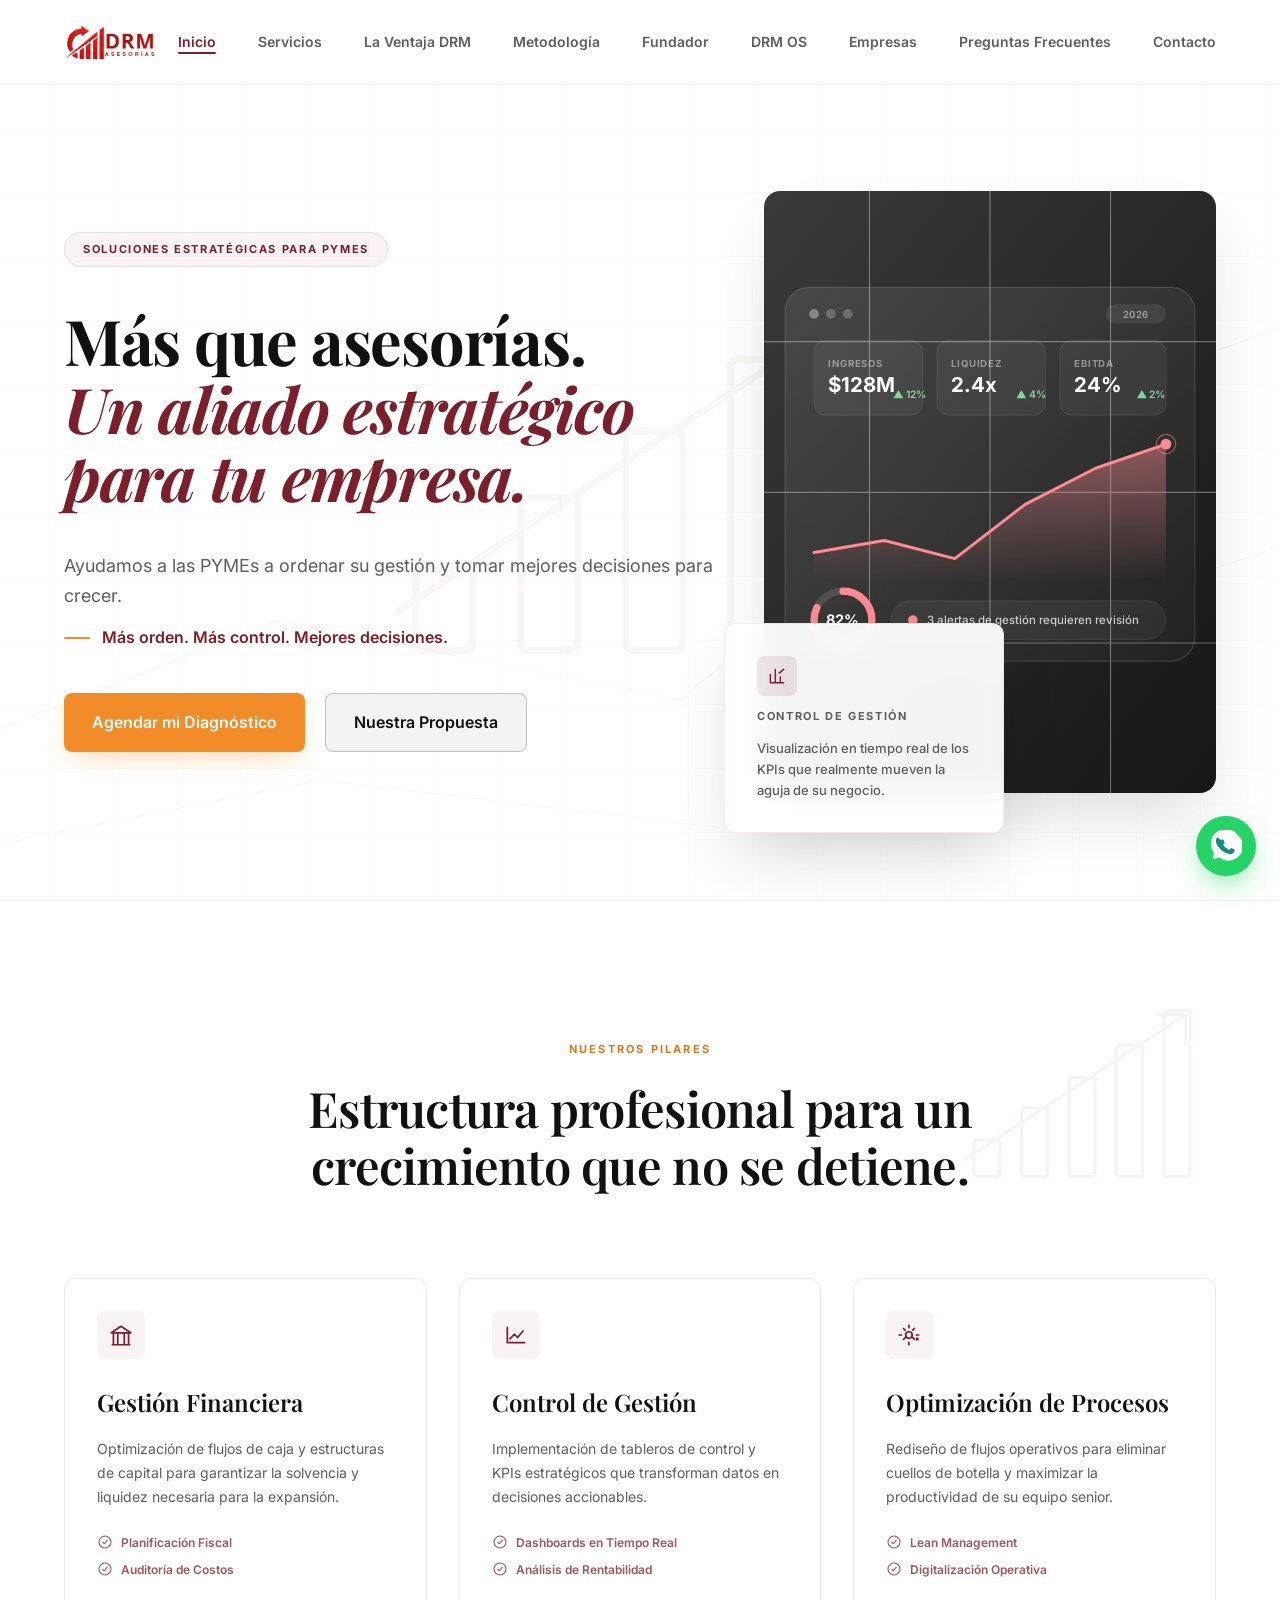
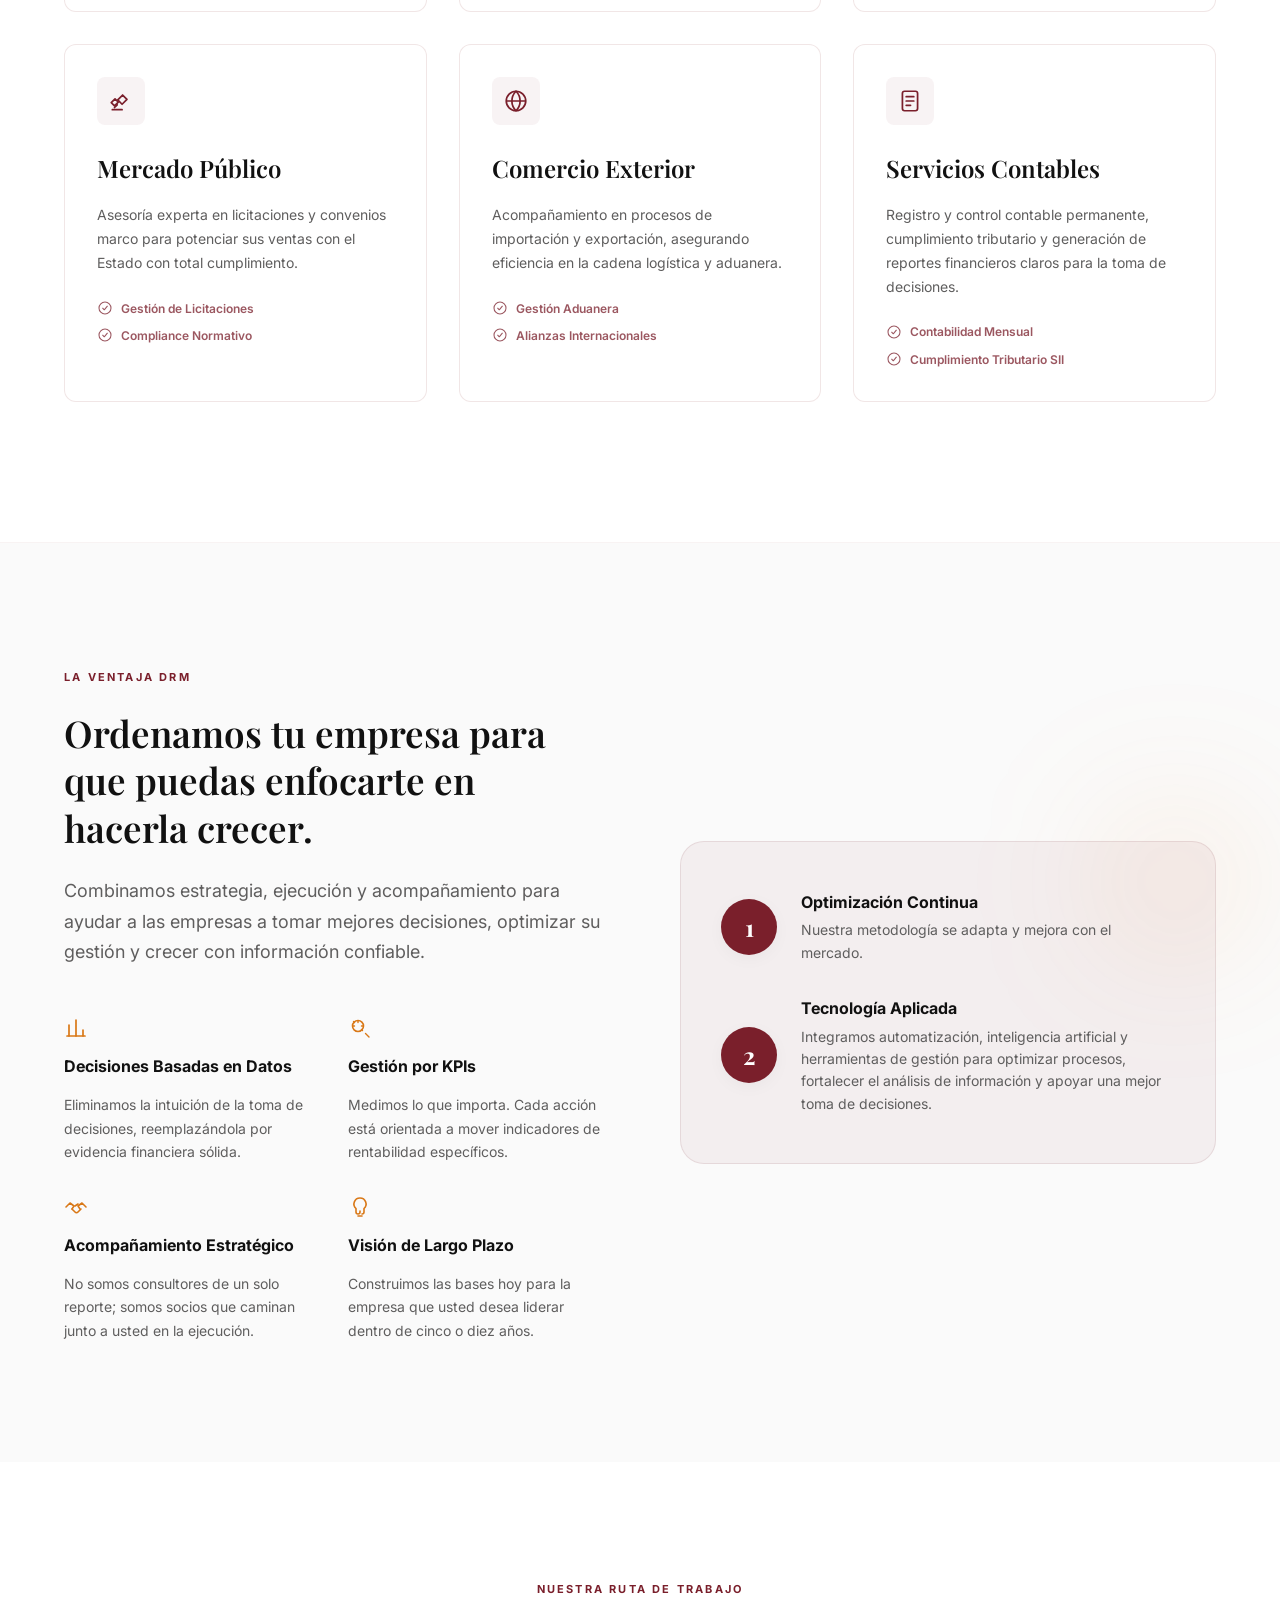
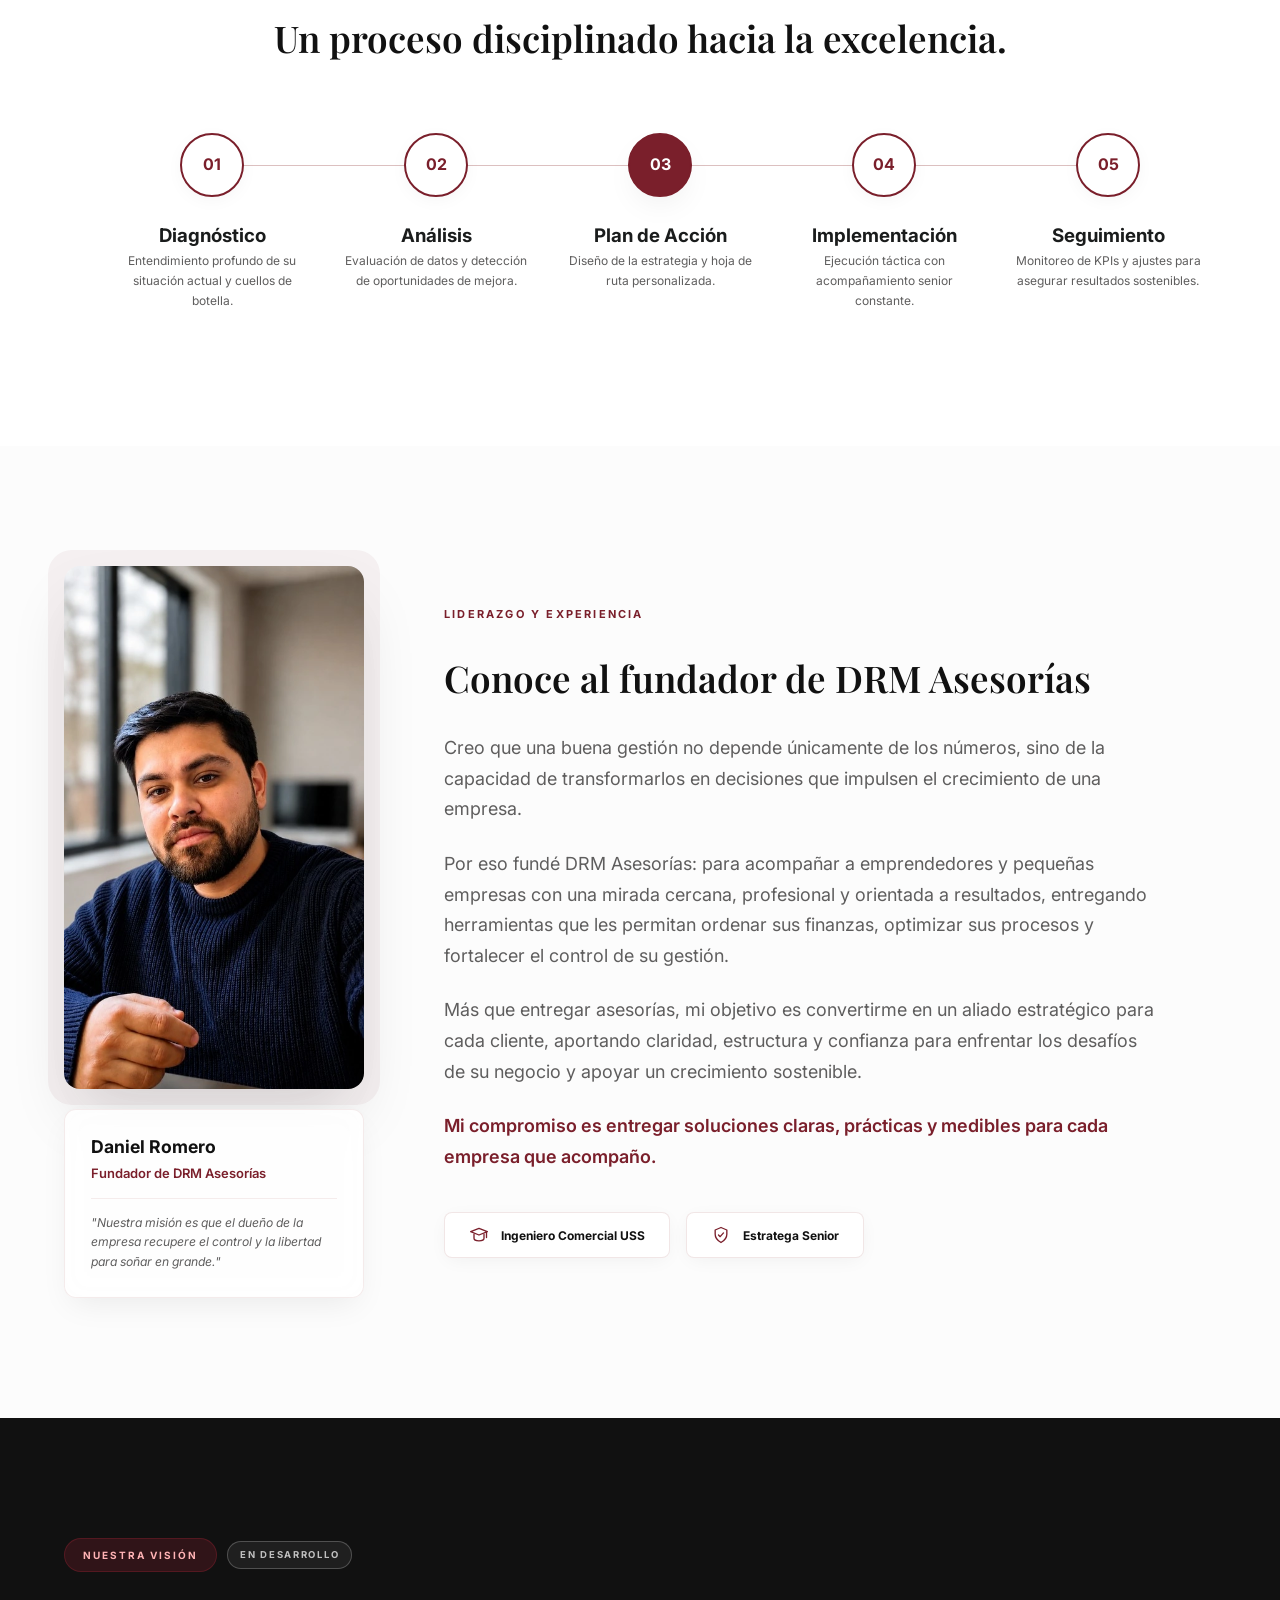
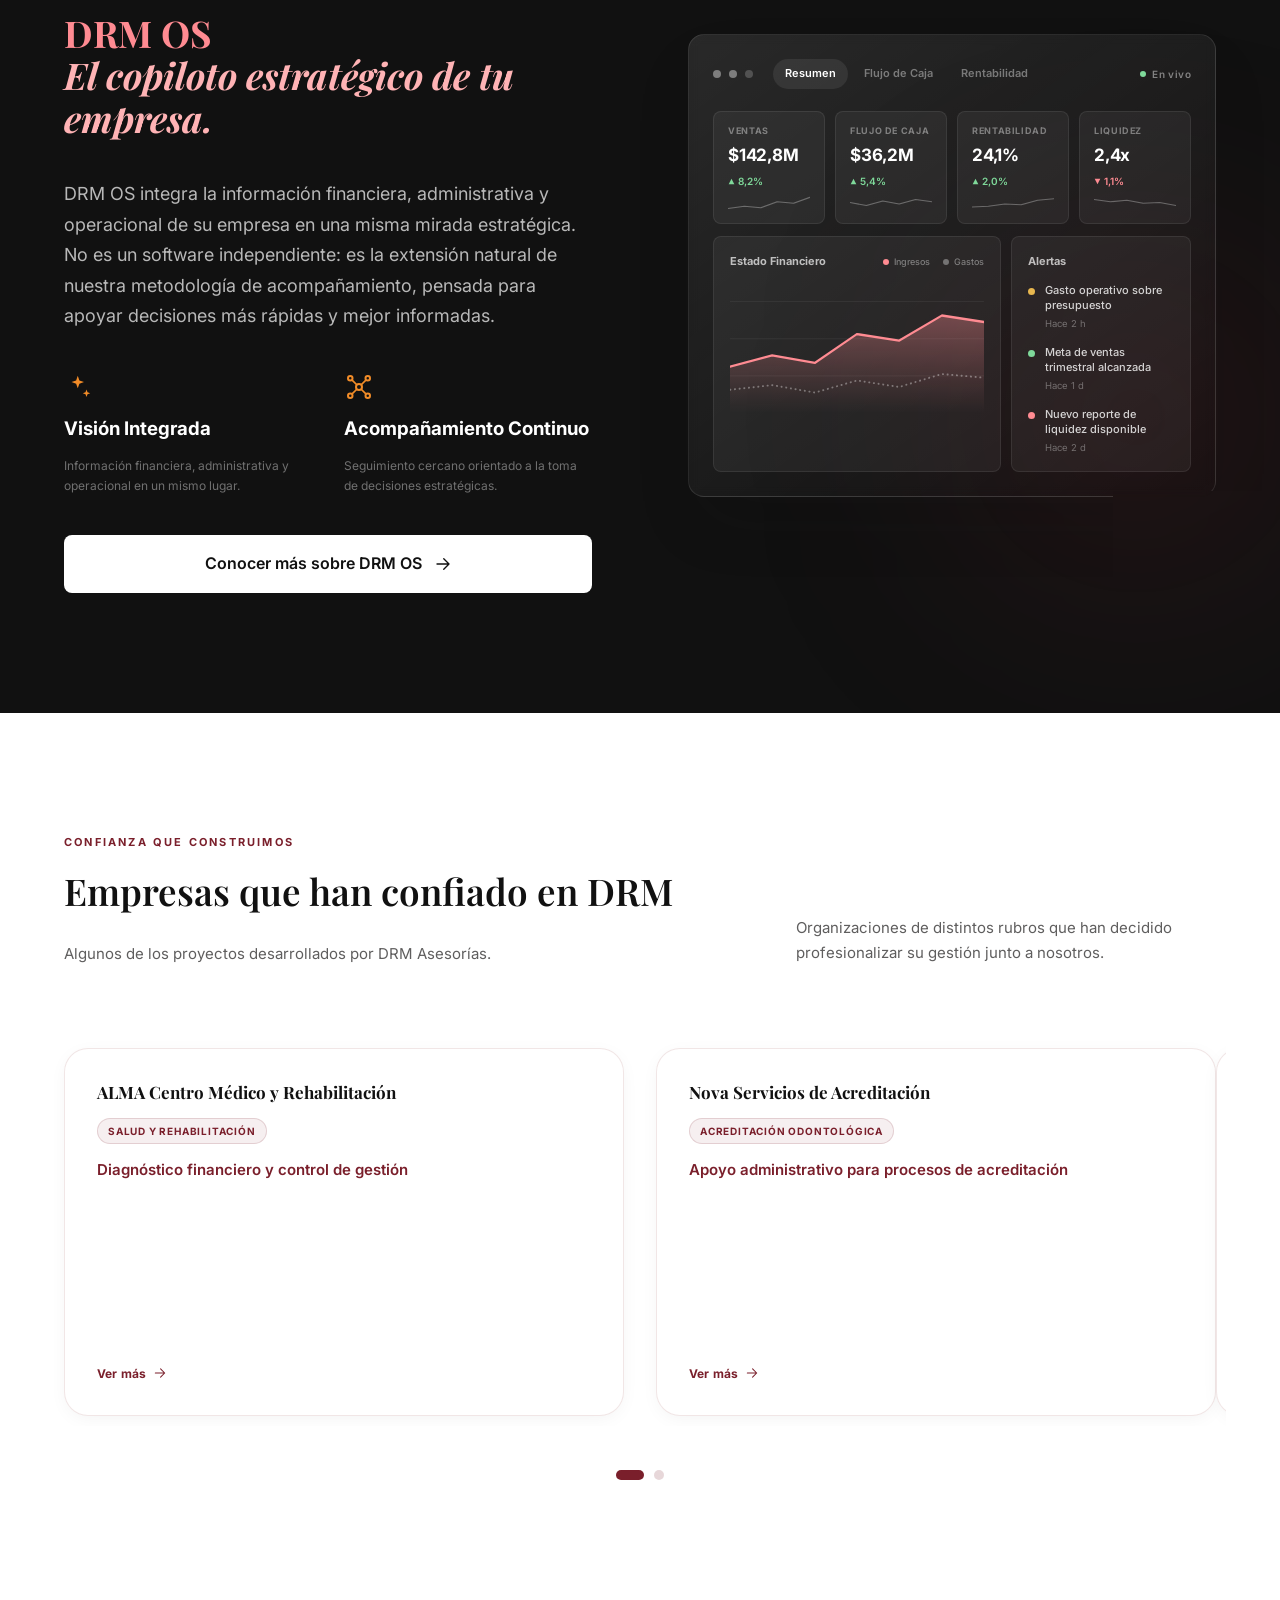
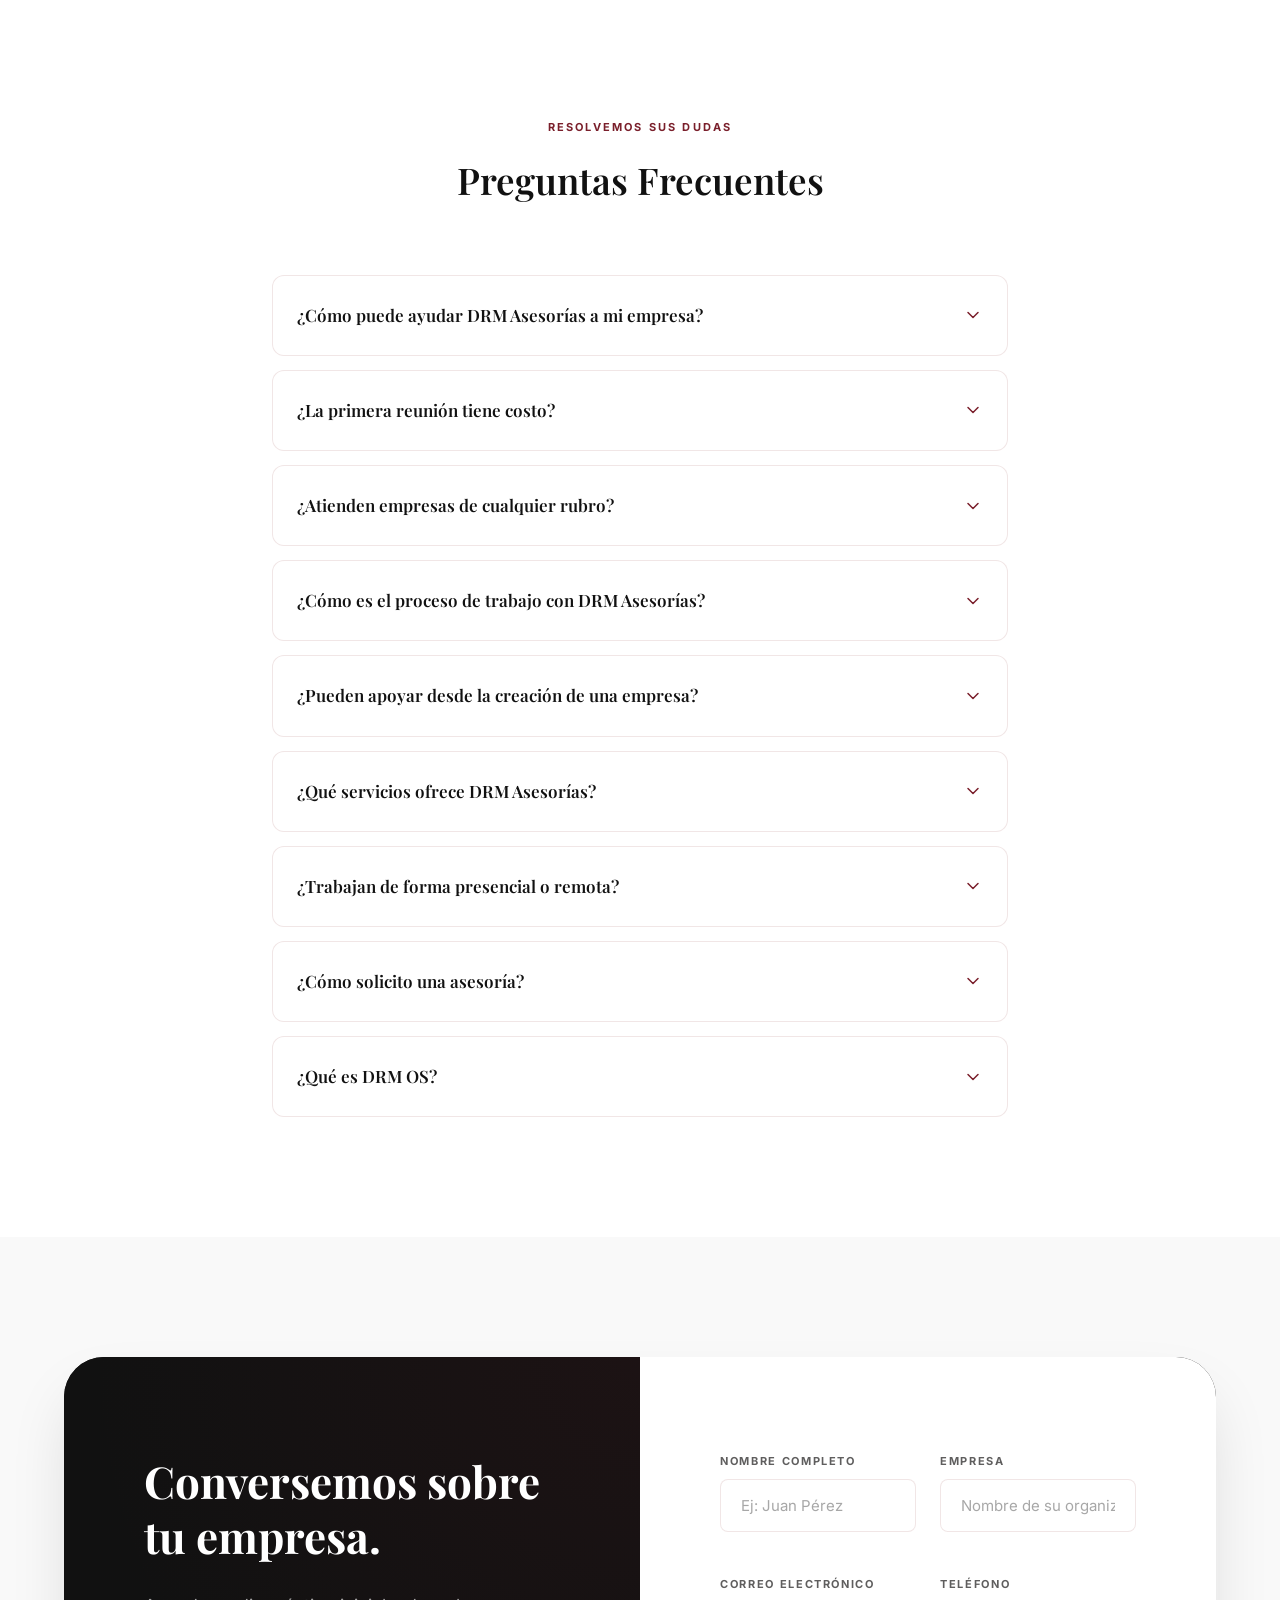
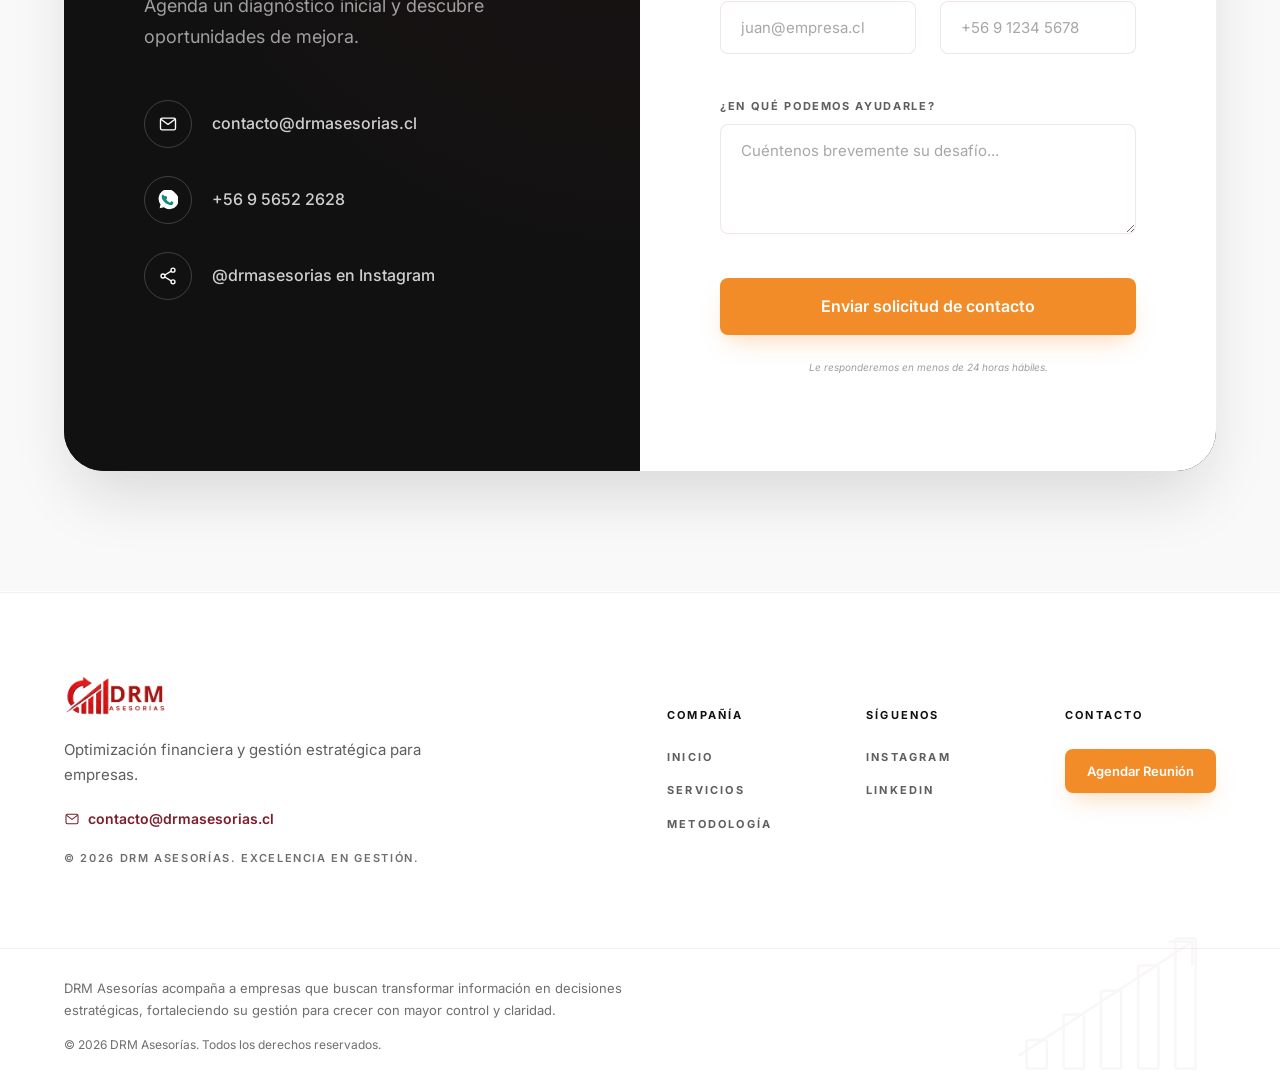
<file: index.html>
<!DOCTYPE html>
<html lang="es-CL">
<head>
<meta charset="UTF-8">
<meta name="viewport" content="width=device-width, initial-scale=1.0">
<script>
  // Redirección permanente www -> non-www (dominio oficial: https://drmasesorias.cl)
  // Complementa la redirección 301 configurada a nivel de DNS/GitHub Pages (ver archivo CNAME).
  if (window.location.hostname === 'www.drmasesorias.cl') {
    window.location.replace('https://drmasesorias.cl' + window.location.pathname + window.location.search + window.location.hash);
  }
</script>
<title>DRM Asesorías | Inteligencia Estratégica y Gestión Financiera para PyMEs en Chile</title>
<meta name="description" content="DRM Asesorías acompaña a pequeñas y medianas empresas chilenas con gestión financiera, control de gestión, optimización de procesos, Mercado Público y asesoría corporativa integral. Agende su diagnóstico estratégico.">
<meta name="keywords" content="asesoría financiera pymes chile, control de gestión, mercado público, licitaciones, gestión financiera empresas, DRM Asesorías, consultoría estratégica">
<meta name="author" content="DRM Asesorías">
<link rel="canonical" href="https://drmasesorias.cl/">
<meta name="robots" content="index, follow">
<meta name="theme-color" content="#7a1f2b">

<!-- Google tag (gtag.js) - Google Analytics 4 -->
<script async src="https://www.googletagmanager.com/gtag/js?id=G-SB34KB897Q"></script>
<script>
  window.dataLayer = window.dataLayer || [];
  function gtag(){dataLayer.push(arguments);}
  gtag('js', new Date());
  gtag('config', 'G-SB34KB897Q');
</script>

<!-- Open Graph -->
<meta property="og:type" content="website">
<meta property="og:site_name" content="DRM Asesorías">
<meta property="og:title" content="DRM Asesorías | Inteligencia Estratégica para PyMEs">
<meta property="og:description" content="Transformamos flujos de información dispersos en inteligencia táctica. Gestión financiera, control de gestión y asesoría corporativa para pequeñas y medianas empresas chilenas.">
<meta property="og:url" content="https://drmasesorias.cl/">
<meta property="og:image" content="https://drmasesorias.cl/assets/og-cover.jpg">
<meta property="og:image:width" content="1200">
<meta property="og:image:height" content="630">
<meta property="og:image:alt" content="DRM Asesorías — Optimización financiera y gestión estratégica para empresas">
<meta property="og:locale" content="es_CL">

<!-- Twitter -->
<meta name="twitter:card" content="summary_large_image">
<meta name="twitter:title" content="DRM Asesorías | Inteligencia Estratégica para PyMEs">
<meta name="twitter:description" content="Gestión financiera, control de gestión y asesoría corporativa para pequeñas y medianas empresas chilenas.">
<meta name="twitter:image" content="https://drmasesorias.cl/assets/og-cover.jpg">
<meta name="twitter:image:alt" content="DRM Asesorías — Optimización financiera y gestión estratégica para empresas">

<!-- Favicon (isotipo oficial DRM Asesorías) -->
<link rel="icon" href="assets/favicon.svg" type="image/svg+xml">
<link rel="icon" href="assets/favicon-32x32.png" type="image/png" sizes="32x32">
<link rel="icon" href="assets/favicon-16x16.png" type="image/png" sizes="16x16">
<link rel="shortcut icon" href="assets/favicon.ico">
<link rel="apple-touch-icon" href="assets/apple-touch-icon.png" sizes="180x180">
<link rel="manifest" href="site.webmanifest">

<!-- Fonts: preconnect + preload for performance -->
<link rel="preconnect" href="https://fonts.googleapis.com">
<link rel="preconnect" href="https://fonts.gstatic.com" crossorigin>
<link rel="stylesheet" href="https://fonts.googleapis.com/css2?family=Inter:wght@400;500;600;700&family=Playfair+Display:ital,wght@0,600;0,700;1,600&display=swap">

<link rel="stylesheet" href="css/styles.css">
<noscript>
  <style>
    .reveal, .reveal * { opacity: 1 !important; transform: none !important; animation: none !important; }
  </style>
</noscript>

<!-- Structured Data: Organization -->
<script type="application/ld+json">
{
  "@context": "https://schema.org",
  "@type": "ProfessionalService",
  "name": "DRM Asesorías",
  "description": "Consultoría estratégica en gestión financiera, control de gestión, optimización de procesos, Mercado Público y asesoría corporativa integral para pequeñas y medianas empresas en Chile.",
  "url": "https://drmasesorias.cl/",
  "logo": "https://drmasesorias.cl/assets/logo-horizontal.png",
  "image": "https://drmasesorias.cl/assets/og-cover.jpg",
  "email": "contacto@drmasesorias.cl",
  "areaServed": {
    "@type": "Country",
    "name": "Chile"
  },
  "founder": {
    "@type": "Person",
    "name": "Daniel Romero",
    "jobTitle": "Fundador",
    "alumniOf": "Universidad San Sebastián"
  },
  "contactPoint": {
    "@type": "ContactPoint",
    "telephone": "+56-9-5652-2628",
    "email": "contacto@drmasesorias.cl",
    "contactType": "customer service",
    "areaServed": "CL",
    "availableLanguage": "Spanish"
  },
  "sameAs": [
    "https://www.instagram.com/drmasesorias",
    "https://www.linkedin.com/company/135296197"
  ]
}
</script>

<!-- Structured Data: FAQPage -->
<script type="application/ld+json">
{
  "@context": "https://schema.org",
  "@type": "FAQPage",
  "mainEntity": [
    {
      "@type": "Question",
      "name": "¿Cómo puede ayudar DRM Asesorías a mi empresa?",
      "acceptedAnswer": {
        "@type": "Answer",
        "text": "Le acompañamos a ordenar y profesionalizar la gestión de su empresa en finanzas, contabilidad, control de gestión, optimización de procesos y estrategia. Traducimos sus números en decisiones concretas para que crezca con mayor control y claridad, y puede contarnos su caso por el formulario o por WhatsApp."
      }
    },
    {
      "@type": "Question",
      "name": "¿La primera reunión tiene costo?",
      "acceptedAnswer": {
        "@type": "Answer",
        "text": "No. La primera conversación es sin costo ni compromiso: un espacio para conocer su empresa, entender sus desafíos y evaluar juntos si nuestra metodología es la adecuada para usted."
      }
    },
    {
      "@type": "Question",
      "name": "¿Atienden empresas de cualquier rubro?",
      "acceptedAnswer": {
        "@type": "Answer",
        "text": "Sí. Trabajamos con pequeñas y medianas empresas de distintos rubros que buscan profesionalizar su gestión financiera, administrativa y de cumplimiento. Nuestra metodología se adapta a la realidad de cada negocio."
      }
    },
    {
      "@type": "Question",
      "name": "¿Cómo es el proceso de trabajo con DRM Asesorías?",
      "acceptedAnswer": {
        "@type": "Answer",
        "text": "Seguimos una ruta clara: diagnóstico de su situación actual, análisis de la información, diseño de un plan de acción, implementación con acompañamiento senior y seguimiento continuo de los resultados."
      }
    },
    {
      "@type": "Question",
      "name": "¿Pueden apoyar desde la creación de una empresa?",
      "acceptedAnswer": {
        "@type": "Answer",
        "text": "Sí. Acompañamos el proceso completo de creación: constitución de la empresa, formalización inicial e inicio de actividades ante el SII, para que parta con su estructura legal en regla y lista para operar."
      }
    },
    {
      "@type": "Question",
      "name": "¿Qué servicios ofrece DRM Asesorías?",
      "acceptedAnswer": {
        "@type": "Answer",
        "text": "Ofrecemos gestión financiera, servicios contables, control de gestión, optimización de procesos, apoyo en Mercado Público y asesoría corporativa integral, además de acompañamiento en la creación y formalización de empresas."
      }
    },
    {
      "@type": "Question",
      "name": "¿Trabajan de forma presencial o remota?",
      "acceptedAnswer": {
        "@type": "Answer",
        "text": "Ambas modalidades. Gran parte del acompañamiento se realiza de forma remota, con reuniones periódicas y canales directos de comunicación, y lo complementamos con instancias presenciales cuando resulta necesario."
      }
    },
    {
      "@type": "Question",
      "name": "¿Cómo solicito una asesoría?",
      "acceptedAnswer": {
        "@type": "Answer",
        "text": "Complete el formulario de contacto de este sitio o escríbanos directamente por WhatsApp o correo electrónico. Le responderemos a la brevedad para coordinar una primera conversación sin compromiso."
      }
    },
    {
      "@type": "Question",
      "name": "¿Qué es DRM OS?",
      "acceptedAnswer": {
        "@type": "Answer",
        "text": "DRM OS es la evolución de nuestra metodología: integra la información financiera, administrativa y operacional de su empresa en una misma mirada estratégica, para apoyar decisiones más rápidas y mejor informadas. No es un software independiente, sino parte de nuestro acompañamiento continuo."
      }
    }
  ]
}
</script>
</head>
<body>

<a class="skip-link" href="#main-content">Saltar al contenido principal</a>

<!-- ============================= ICON SPRITE ============================= -->
<svg xmlns="http://www.w3.org/2000/svg" style="display:none" aria-hidden="true">
  <defs>
    <symbol id="icon-menu" viewBox="0 0 24 24">
      <path d="M3 6h18M3 12h18M3 18h18" fill="none" stroke="currentColor" stroke-width="1.8" stroke-linecap="round"/>
    </symbol>

    <symbol id="icon-close" viewBox="0 0 24 24">
      <path d="M5 5l14 14M19 5L5 19" fill="none" stroke="currentColor" stroke-width="1.8" stroke-linecap="round"/>
    </symbol>

    <symbol id="icon-query-stats" viewBox="0 0 24 24">
      <path d="M4 20V10M10 20V4M16 20v-7M4 20h16" fill="none" stroke="currentColor" stroke-width="1.7" stroke-linecap="round" stroke-linejoin="round"/>
      <path d="M14.5 8.5L20 4" fill="none" stroke="currentColor" stroke-width="1.7" stroke-linecap="round"/>
    </symbol>

    <symbol id="icon-account-balance" viewBox="0 0 24 24">
      <path d="M4 21h16M5 21V10M9 21V10M15 21V10M19 21V10M3 10l9-6 9 6M4 10h16" fill="none" stroke="currentColor" stroke-width="1.6" stroke-linecap="round" stroke-linejoin="round"/>
    </symbol>

    <symbol id="icon-insights" viewBox="0 0 24 24">
      <path d="M4 19V5M4 19h16" fill="none" stroke="currentColor" stroke-width="1.6" stroke-linecap="round" stroke-linejoin="round"/>
      <path d="M6.5 15.5l4-4.2 3 3 5-6" fill="none" stroke="currentColor" stroke-width="1.6" stroke-linecap="round" stroke-linejoin="round"/>
    </symbol>

    <symbol id="icon-settings-suggest" viewBox="0 0 24 24">
      <circle cx="11" cy="12" r="3" fill="none" stroke="currentColor" stroke-width="1.6"/>
      <path d="M11 3v2.2M11 18.8V21M4.2 12H2M20 12h-2.2M6 6l1.5 1.5M14.5 14.5L16 16M16 6l-1.5 1.5M7.5 14.5L6 16" fill="none" stroke="currentColor" stroke-width="1.6" stroke-linecap="round"/>
      <path d="M18 15l1.3 1.3M19.3 15L18 16.3" fill="none" stroke="currentColor" stroke-width="1.6" stroke-linecap="round"/>
    </symbol>

    <symbol id="icon-gavel" viewBox="0 0 24 24">
      <path d="M13.5 6.5l4 4M9 11l4.5-4.5 4 4L13 15z" fill="none" stroke="currentColor" stroke-width="1.6" stroke-linecap="round" stroke-linejoin="round"/>
      <path d="M4 20h9M6 18l2.5-2.5" fill="none" stroke="currentColor" stroke-width="1.6" stroke-linecap="round" stroke-linejoin="round"/>
      <path d="M3 13.5l3.5-3.5 3 3-3.5 3.5z" fill="none" stroke="currentColor" stroke-width="1.6" stroke-linejoin="round"/>
    </symbol>

    <symbol id="icon-language" viewBox="0 0 24 24">
      <circle cx="12" cy="12" r="9" fill="none" stroke="currentColor" stroke-width="1.6"/>
      <path d="M3 12h18M12 3c2.5 2.5 3.8 6 3.8 9s-1.3 6.5-3.8 9c-2.5-2.5-3.8-6-3.8-9s1.3-6.5 3.8-9z" fill="none" stroke="currentColor" stroke-width="1.6"/>
    </symbol>

    <symbol id="icon-ledger" viewBox="0 0 24 24">
      <rect x="5" y="3" width="14" height="18" rx="2" fill="none" stroke="currentColor" stroke-width="1.6"/>
      <path d="M8.5 8h7M8.5 12h7M8.5 16h4" fill="none" stroke="currentColor" stroke-width="1.6" stroke-linecap="round"/>
    </symbol>

    <symbol id="icon-check-circle" viewBox="0 0 24 24">
      <circle cx="12" cy="12" r="9" fill="none" stroke="currentColor" stroke-width="1.6"/>
      <path d="M8.5 12.3l2.4 2.4 4.6-5.4" fill="none" stroke="currentColor" stroke-width="1.6" stroke-linecap="round" stroke-linejoin="round"/>
    </symbol>

    <symbol id="icon-analytics" viewBox="0 0 24 24">
      <path d="M5 20V9M12 20V4M19 20v-6" fill="none" stroke="currentColor" stroke-width="1.7" stroke-linecap="round"/>
      <path d="M3 20h18" fill="none" stroke="currentColor" stroke-width="1.7" stroke-linecap="round"/>
    </symbol>

    <symbol id="icon-ads-click" viewBox="0 0 24 24">
      <circle cx="10" cy="10" r="5.5" fill="none" stroke="currentColor" stroke-width="1.6"/>
      <path d="M17.5 17.5L21 21M10 6.5V5M13.5 10H15M6.5 10H5M13.5 13.5l1 1M6.5 6.5l-1-1" fill="none" stroke="currentColor" stroke-width="1.4" stroke-linecap="round"/>
    </symbol>

    <symbol id="icon-handshake" viewBox="0 0 24 24">
      <path d="M2 12l4-4 4 3-2 3M22 12l-4-4-4 3 2 3" fill="none" stroke="currentColor" stroke-width="1.6" stroke-linecap="round" stroke-linejoin="round"/>
      <path d="M8 14l3 3a2 2 0 0 0 3 0l3-3M11 11l3-2" fill="none" stroke="currentColor" stroke-width="1.6" stroke-linecap="round" stroke-linejoin="round"/>
    </symbol>

    <symbol id="icon-psychology" viewBox="0 0 24 24">
      <path d="M12 3a6 6 0 0 0-4 10.5V17a2 2 0 0 0 2 2h0a2 2 0 0 0 2-2v-1M12 3a6 6 0 0 1 4 10.5V17a2 2 0 0 1-2 2h0" fill="none" stroke="currentColor" stroke-width="1.6" stroke-linecap="round" stroke-linejoin="round"/>
      <path d="M10 21h4" fill="none" stroke="currentColor" stroke-width="1.6" stroke-linecap="round"/>
    </symbol>

    <symbol id="icon-school" viewBox="0 0 24 24">
      <path d="M2 8l10-4 10 4-10 4z" fill="none" stroke="currentColor" stroke-width="1.6" stroke-linejoin="round"/>
      <path d="M6 11v5c0 1.5 2.5 3 6 3s6-1.5 6-3v-5M21 9v6" fill="none" stroke="currentColor" stroke-width="1.6" stroke-linecap="round" stroke-linejoin="round"/>
    </symbol>

    <symbol id="icon-verified-user" viewBox="0 0 24 24">
      <path d="M12 3l7 3v5c0 4.5-3 7.7-7 10-4-2.3-7-5.5-7-10V6z" fill="none" stroke="currentColor" stroke-width="1.6" stroke-linejoin="round"/>
      <path d="M9 12l2 2 4-4.5" fill="none" stroke="currentColor" stroke-width="1.6" stroke-linecap="round" stroke-linejoin="round"/>
    </symbol>

    <symbol id="icon-auto-awesome" viewBox="0 0 24 24">
      <path d="M11 3l1.3 3.7L16 8l-3.7 1.3L11 13l-1.3-3.7L6 8l3.7-1.3z" fill="currentColor" stroke="none"/>
      <path d="M18 14l0.8 2.2L21 17l-2.2 0.8L18 20l-0.8-2.2L15 17l2.2-0.8z" fill="currentColor" stroke="none"/>
    </symbol>

    <symbol id="icon-hub" viewBox="0 0 24 24">
      <circle cx="12" cy="12" r="2.4" fill="none" stroke="currentColor" stroke-width="1.6"/>
      <circle cx="5" cy="5" r="1.8" fill="none" stroke="currentColor" stroke-width="1.6"/>
      <circle cx="19" cy="5" r="1.8" fill="none" stroke="currentColor" stroke-width="1.6"/>
      <circle cx="5" cy="19" r="1.8" fill="none" stroke="currentColor" stroke-width="1.6"/>
      <circle cx="19" cy="19" r="1.8" fill="none" stroke="currentColor" stroke-width="1.6"/>
      <path d="M6.5 6.5l3.7 3.7M17.5 6.5l-3.7 3.7M6.5 17.5l3.7-3.7M17.5 17.5l-3.7-3.7" fill="none" stroke="currentColor" stroke-width="1.4"/>
    </symbol>

    <symbol id="icon-arrow-forward" viewBox="0 0 24 24">
      <path d="M4 12h16M13 5l7 7-7 7" fill="none" stroke="currentColor" stroke-width="1.8" stroke-linecap="round" stroke-linejoin="round"/>
    </symbol>

    <symbol id="icon-mail" viewBox="0 0 24 24">
      <rect x="3" y="5" width="18" height="14" rx="2" fill="none" stroke="currentColor" stroke-width="1.6"/>
      <path d="M4 6.5l8 6 8-6" fill="none" stroke="currentColor" stroke-width="1.6" stroke-linecap="round" stroke-linejoin="round"/>
    </symbol>

    <symbol id="icon-share" viewBox="0 0 24 24">
      <circle cx="18" cy="5" r="2.4" fill="none" stroke="currentColor" stroke-width="1.6"/>
      <circle cx="6" cy="12" r="2.4" fill="none" stroke="currentColor" stroke-width="1.6"/>
      <circle cx="18" cy="19" r="2.4" fill="none" stroke="currentColor" stroke-width="1.6"/>
      <path d="M8.2 10.8l7.6-4.6M8.2 13.2l7.6 4.6" fill="none" stroke="currentColor" stroke-width="1.6"/>
    </symbol>

    <symbol id="icon-whatsapp" viewBox="0 0 24 24">
      <path d="M20.5 3.5A10.9 10.9 0 0 0 3 17.1L2 22l5.1-1.3A10.9 10.9 0 0 0 20.5 3.5z" fill="currentColor" stroke="none" fill-rule="evenodd" clip-rule="evenodd"/>
      <path d="M8.4 7.6c.2-.5.4-.5.7-.5h.5c.2 0 .4 0 .6.4.2.5.7 1.7.7 1.9.1.1.1.3 0 .4-.1.2-.1.3-.3.4-.1.2-.3.3-.4.5-.1.1-.3.3-.1.6.2.3.8 1.3 1.7 2.1 1.2 1 2.1 1.4 2.4 1.5.3.1.4.1.6-.1.2-.2.7-.8.9-1.1.2-.3.4-.2.6-.1.2.1 1.5.7 1.7.8.2.1.4.2.4.3.1.2.1.9-.2 1.7-.3.8-1.7 1.5-2.3 1.6-.6.1-1.3.2-4.2-.9-3.5-1.4-5.7-4.9-5.9-5.2-.2-.2-1.4-1.9-1.4-3.6 0-1.7.9-2.5 1.2-2.9z" fill="#128C7E" stroke="none"/>
    </symbol>

    <symbol id="icon-chevron-down" viewBox="0 0 24 24">
      <path d="M6 9l6 6 6-6" fill="none" stroke="currentColor" stroke-width="1.8" stroke-linecap="round" stroke-linejoin="round"/>
    </symbol>
  </defs>
</svg>

<!-- ============================= HEADER / NAV ============================= -->
<header class="site-header">
  <nav class="nav" aria-label="Navegación principal">
    <a class="brand" href="#inicio" aria-label="DRM Asesorías, ir al inicio">
      <picture>
        <source srcset="assets/logo-horizontal.webp" type="image/webp">
        <img class="brand-logo" src="assets/logo-horizontal.png" alt="DRM Asesorías" width="247" height="105" fetchpriority="high">
      </picture>
    </a>

    <ul class="nav-links" role="list">
      <li><a class="nav-link is-active" href="#inicio" aria-current="page">Inicio</a></li>
      <li><a class="nav-link" href="#servicios">Servicios</a></li>
      <li><a class="nav-link" href="#diferenciadores">La Ventaja DRM</a></li>
      <li><a class="nav-link" href="#metodologia">Metodología</a></li>
      <li><a class="nav-link" href="#fundador">Fundador</a></li>
      <li><a class="nav-link" href="#drm-os">DRM OS</a></li>
      <li><a class="nav-link" href="#casos">Empresas</a></li>
      <li><a class="nav-link" href="#faq">Preguntas Frecuentes</a></li>
      <li><a class="nav-link" href="#contacto">Contacto</a></li>
    </ul>

    <div class="nav-cta-wrap">
      <button class="nav-toggle" type="button" aria-expanded="false" aria-controls="mobile-menu" aria-label="Abrir menú de navegación">
        <svg class="icon-menu" viewBox="0 0 24 24" aria-hidden="true"><use href="#icon-menu"></use></svg>
        <svg class="icon-close" viewBox="0 0 24 24" aria-hidden="true"><use href="#icon-close"></use></svg>
      </button>
    </div>
  </nav>

  <div class="mobile-menu" id="mobile-menu">
    <a href="#inicio">Inicio</a>
    <a href="#servicios">Servicios</a>
    <a href="#diferenciadores">La Ventaja DRM</a>
    <a href="#metodologia">Metodología</a>
    <a href="#fundador">Fundador</a>
    <a href="#drm-os">DRM OS</a>
    <a href="#casos">Empresas</a>
    <a href="#faq">Preguntas Frecuentes</a>
    <a href="#contacto">Contacto</a>
  </div>
</header>

<main id="main-content">

  <!-- ============================= HERO ============================= -->
  <section class="hero" id="inicio" aria-labelledby="hero-title">
    <svg class="hero-bg-grid" viewBox="0 0 1440 900" preserveAspectRatio="xMidYMid slice" aria-hidden="true">
      <defs>
        <pattern id="heroGridTile" width="64" height="64" patternUnits="userSpaceOnUse">
          <path d="M 64 0 L 0 0 0 64" fill="none" stroke="currentColor" stroke-width="1"/>
        </pattern>
      </defs>
      <rect width="1440" height="900" fill="url(#heroGridTile)"/>
      <path d="M0,760 L360,620 L760,700 L1100,420 L1440,300" fill="none" stroke="currentColor" stroke-width="1.5"/>
      <path d="M0,860 L400,780 L820,830 L1200,600 L1440,520" fill="none" stroke="currentColor" stroke-width="1"/>
    </svg>

    <svg class="hero-watermark" viewBox="0 0 260 200" aria-hidden="true" fill="none" stroke="currentColor" stroke-width="3" stroke-linecap="round" stroke-linejoin="round">
      <rect x="36" y="150" width="24" height="34" rx="3"/>
      <rect x="80" y="120" width="24" height="64" rx="3"/>
      <rect x="124" y="92" width="24" height="92" rx="3"/>
      <rect x="168" y="62" width="24" height="122" rx="3"/>
      <rect x="212" y="30" width="24" height="154" rx="3"/>
      <path d="M28 168 L232 34"/>
      <path d="M205 34 L232 34 L232 61"/>
    </svg>

    <div class="container hero-grid">
      <div class="hero-copy">
        <span class="hero-badge">Soluciones Estratégicas para PYMEs</span>
        <h1 class="hero-title" id="hero-title">
          Más que asesorías.<br><em>Un aliado estratégico para tu empresa.</em>
        </h1>
        <p class="hero-subtitle">
          Ayudamos a las PYMEs a ordenar su gestión y tomar mejores decisiones para crecer.
        </p>
        <p class="hero-tagline">Más orden. Más control. Mejores decisiones.</p>
        <div class="hero-actions">
          <a class="btn btn-primary" href="#contacto">Agendar mi Diagnóstico</a>
          <a class="btn btn-secondary" href="#servicios">Nuestra Propuesta</a>
        </div>
      </div>

      <div class="hero-visual">
        <div class="hero-visual-frame">
          <svg viewBox="0 0 400 500" preserveAspectRatio="xMidYMid slice" role="img" aria-label="Vista conceptual de un panel de control financiero, mostrando indicadores de ingresos, liquidez y rentabilidad">
            <defs>
              <linearGradient id="heroGrad" x1="0" y1="0" x2="1" y2="1">
                <stop offset="0%" stop-color="#3a3a3a"/>
                <stop offset="100%" stop-color="#151515"/>
              </linearGradient>
              <linearGradient id="heroAreaGrad" x1="0" y1="0" x2="0" y2="1">
                <stop offset="0%" stop-color="#ff8b92" stop-opacity="0.45"/>
                <stop offset="100%" stop-color="#ff8b92" stop-opacity="0"/>
              </linearGradient>
              <linearGradient id="heroPanelGrad" x1="0" y1="0" x2="1" y2="1">
                <stop offset="0%" stop-color="#ffffff" stop-opacity="0.09"/>
                <stop offset="100%" stop-color="#ffffff" stop-opacity="0.03"/>
              </linearGradient>
            </defs>

            <rect width="400" height="500" fill="url(#heroGrad)"/>
            <g opacity="0.35" stroke="#ffffff" stroke-width="1">
              <line x1="0" y1="125" x2="400" y2="125"/>
              <line x1="0" y1="250" x2="400" y2="250"/>
              <line x1="0" y1="375" x2="400" y2="375"/>
              <line x1="100" y1="0" x2="100" y2="500"/>
              <line x1="200" y1="0" x2="200" y2="500"/>
              <line x1="300" y1="0" x2="300" y2="500"/>
            </g>

            <!-- Panel principal: tarjeta de vidrio esmerilado -->
            <rect x="30" y="80" width="340" height="310" rx="20" fill="url(#heroPanelGrad)" stroke="rgba(255,255,255,0.14)" stroke-width="1"/>

            <!-- Header del panel -->
            <circle cx="54" cy="102" r="4" fill="rgba(255,255,255,0.35)"/>
            <circle cx="68" cy="102" r="4" fill="rgba(255,255,255,0.22)"/>
            <circle cx="82" cy="102" r="4" fill="rgba(255,255,255,0.22)"/>
            <rect x="296" y="94" width="50" height="16" rx="8" fill="rgba(255,255,255,0.08)"/>
            <text x="321" y="105.5" text-anchor="middle" font-family="Inter, sans-serif" font-size="8" font-weight="600" letter-spacing="0.05em" fill="rgba(255,255,255,0.5)">2026</text>

            <!-- Chips de KPIs -->
            <g font-family="Inter, sans-serif">
              <rect x="54" y="124" width="90" height="62" rx="10" fill="rgba(255,255,255,0.05)" stroke="rgba(255,255,255,0.08)"/>
              <text x="66" y="146" font-size="8" font-weight="700" letter-spacing="0.08em" fill="rgba(255,255,255,0.45)">INGRESOS</text>
              <text x="66" y="167" font-size="17" font-weight="700" fill="#ffffff">$128M</text>
              <path d="M120 172 l4 -7 l4 7 z" fill="#7fd99a"/>
              <text x="130" y="172" font-size="8.5" font-weight="600" fill="#7fd99a">12%</text>

              <rect x="156" y="124" width="90" height="62" rx="10" fill="rgba(255,255,255,0.05)" stroke="rgba(255,255,255,0.08)"/>
              <text x="168" y="146" font-size="8" font-weight="700" letter-spacing="0.08em" fill="rgba(255,255,255,0.45)">LIQUIDEZ</text>
              <text x="168" y="167" font-size="17" font-weight="700" fill="#ffffff">2.4x</text>
              <path d="M222 172 l4 -7 l4 7 z" fill="#7fd99a"/>
              <text x="232" y="172" font-size="8.5" font-weight="600" fill="#7fd99a">4%</text>

              <rect x="258" y="124" width="88" height="62" rx="10" fill="rgba(255,255,255,0.05)" stroke="rgba(255,255,255,0.08)"/>
              <text x="270" y="146" font-size="8" font-weight="700" letter-spacing="0.08em" fill="rgba(255,255,255,0.45)">EBITDA</text>
              <text x="270" y="167" font-size="17" font-weight="700" fill="#ffffff">24%</text>
              <path d="M322 172 l4 -7 l4 7 z" fill="#7fd99a"/>
              <text x="332" y="172" font-size="8.5" font-weight="600" fill="#7fd99a">2%</text>
            </g>

            <!-- Gráfico de tendencia de ingresos -->
            <path d="M54,300 L112.4,290 L170.8,305 L229.2,260 L287.6,230 L346,210 L346,324 L54,324 Z" fill="url(#heroAreaGrad)"/>
            <polyline points="54,300 112.4,290 170.8,305 229.2,260 287.6,230 346,210" fill="none" stroke="#ff8b92" stroke-width="2.5" stroke-linecap="round" stroke-linejoin="round"/>
            <circle cx="346" cy="210" r="4.5" fill="#ff8b92"/>
            <circle cx="346" cy="210" r="8" fill="none" stroke="#ff8b92" stroke-width="1" opacity="0.5"/>

            <!-- Indicador de liquidez (anillo) y alerta -->
            <g transform="translate(78,356)">
              <circle r="24" fill="none" stroke="rgba(255,255,255,0.12)" stroke-width="6"/>
              <circle r="24" fill="none" stroke="#ff8b92" stroke-width="6" stroke-linecap="round"
                      stroke-dasharray="123.7 150.8" transform="rotate(-90)"/>
              <text text-anchor="middle" y="4" font-family="Inter, sans-serif" font-size="12" font-weight="700" fill="#ffffff">82%</text>
            </g>
            <g font-family="Inter, sans-serif">
              <rect x="118" y="340" width="228" height="32" rx="16" fill="rgba(255,255,255,0.05)" stroke="rgba(255,255,255,0.08)"/>
              <circle cx="136" cy="356" r="4" fill="#ff8b92"/>
              <text x="148" y="359.5" font-size="9.5" font-weight="500" fill="rgba(255,255,255,0.75)">3 alertas de gestión requieren revisión</text>
            </g>
          </svg>
        </div>

        <div class="hero-float-card">
          <div class="hero-float-card-icon">
            <svg viewBox="0 0 24 24" aria-hidden="true"><use href="#icon-query-stats"></use></svg>
          </div>
          <span class="hero-float-card-label">Control de Gestión</span>
          <p class="hero-float-card-text">Visualización en tiempo real de los KPIs que realmente mueven la aguja de su negocio.</p>
        </div>
      </div>
    </div>
  </section>

  <!-- ============================= 6 PILARES ============================= -->
  <section class="section services reveal" id="servicios" aria-labelledby="servicios-title">
    <div class="container">
      <div class="section-intro">
        <span class="eyebrow eyebrow--orange">Nuestros Pilares</span>
        <h2 class="section-heading" id="servicios-title">Estructura profesional para un crecimiento que no se detiene.</h2>
      </div>

      <div class="pillar-grid">
        <article class="pillar-card">
          <div class="pillar-icon"><svg viewBox="0 0 24 24" aria-hidden="true"><use href="#icon-account-balance"></use></svg></div>
          <h3 class="pillar-title">Gestión Financiera</h3>
          <p class="pillar-text">Optimización de flujos de caja y estructuras de capital para garantizar la solvencia y liquidez necesaria para la expansión.</p>
          <ul class="pillar-list">
            <li><svg viewBox="0 0 24 24" aria-hidden="true"><use href="#icon-check-circle"></use></svg> Planificación Fiscal</li>
            <li><svg viewBox="0 0 24 24" aria-hidden="true"><use href="#icon-check-circle"></use></svg> Auditoría de Costos</li>
          </ul>
        </article>

        <article class="pillar-card">
          <div class="pillar-icon"><svg viewBox="0 0 24 24" aria-hidden="true"><use href="#icon-insights"></use></svg></div>
          <h3 class="pillar-title">Control de Gestión</h3>
          <p class="pillar-text">Implementación de tableros de control y KPIs estratégicos que transforman datos en decisiones accionables.</p>
          <ul class="pillar-list">
            <li><svg viewBox="0 0 24 24" aria-hidden="true"><use href="#icon-check-circle"></use></svg> Dashboards en Tiempo Real</li>
            <li><svg viewBox="0 0 24 24" aria-hidden="true"><use href="#icon-check-circle"></use></svg> Análisis de Rentabilidad</li>
          </ul>
        </article>

        <article class="pillar-card">
          <div class="pillar-icon"><svg viewBox="0 0 24 24" aria-hidden="true"><use href="#icon-settings-suggest"></use></svg></div>
          <h3 class="pillar-title">Optimización de Procesos</h3>
          <p class="pillar-text">Rediseño de flujos operativos para eliminar cuellos de botella y maximizar la productividad de su equipo senior.</p>
          <ul class="pillar-list">
            <li><svg viewBox="0 0 24 24" aria-hidden="true"><use href="#icon-check-circle"></use></svg> Lean Management</li>
            <li><svg viewBox="0 0 24 24" aria-hidden="true"><use href="#icon-check-circle"></use></svg> Digitalización Operativa</li>
          </ul>
        </article>

        <article class="pillar-card">
          <div class="pillar-icon"><svg viewBox="0 0 24 24" aria-hidden="true"><use href="#icon-gavel"></use></svg></div>
          <h3 class="pillar-title">Mercado Público</h3>
          <p class="pillar-text">Asesoría experta en licitaciones y convenios marco para potenciar sus ventas con el Estado con total cumplimiento.</p>
          <ul class="pillar-list">
            <li><svg viewBox="0 0 24 24" aria-hidden="true"><use href="#icon-check-circle"></use></svg> Gestión de Licitaciones</li>
            <li><svg viewBox="0 0 24 24" aria-hidden="true"><use href="#icon-check-circle"></use></svg> Compliance Normativo</li>
          </ul>
        </article>

        <article class="pillar-card">
          <div class="pillar-icon"><svg viewBox="0 0 24 24" aria-hidden="true"><use href="#icon-language"></use></svg></div>
          <h3 class="pillar-title">Comercio Exterior</h3>
          <p class="pillar-text">Acompañamiento en procesos de importación y exportación, asegurando eficiencia en la cadena logística y aduanera.</p>
          <ul class="pillar-list">
            <li><svg viewBox="0 0 24 24" aria-hidden="true"><use href="#icon-check-circle"></use></svg> Gestión Aduanera</li>
            <li><svg viewBox="0 0 24 24" aria-hidden="true"><use href="#icon-check-circle"></use></svg> Alianzas Internacionales</li>
          </ul>
        </article>

        <article class="pillar-card">
          <div class="pillar-icon"><svg viewBox="0 0 24 24" aria-hidden="true"><use href="#icon-ledger"></use></svg></div>
          <h3 class="pillar-title">Servicios Contables</h3>
          <p class="pillar-text">Registro y control contable permanente, cumplimiento tributario y generación de reportes financieros claros para la toma de decisiones.</p>
          <ul class="pillar-list">
            <li><svg viewBox="0 0 24 24" aria-hidden="true"><use href="#icon-check-circle"></use></svg> Contabilidad Mensual</li>
            <li><svg viewBox="0 0 24 24" aria-hidden="true"><use href="#icon-check-circle"></use></svg> Cumplimiento Tributario SII</li>
          </ul>
        </article>
      </div>
    </div>
  </section>

  <!-- ============================= DIFERENCIADORES ============================= -->
  <section class="section differentiators reveal" id="diferenciadores" aria-labelledby="diff-title">
    <div class="container">
      <div class="diff-grid">
        <div>
          <span class="eyebrow">La Ventaja DRM</span>
          <h2 class="section-heading diff-heading" id="diff-title">Ordenamos tu empresa para que puedas enfocarte en hacerla crecer.</h2>
          <p class="diff-intro">Combinamos estrategia, ejecución y acompañamiento para ayudar a las empresas a tomar mejores decisiones, optimizar su gestión y crecer con información confiable.</p>

          <div class="diff-feature-grid">
            <div class="diff-feature">
              <svg viewBox="0 0 24 24" aria-hidden="true"><use href="#icon-analytics"></use></svg>
              <h3>Decisiones Basadas en Datos</h3>
              <p>Eliminamos la intuición de la toma de decisiones, reemplazándola por evidencia financiera sólida.</p>
            </div>
            <div class="diff-feature">
              <svg viewBox="0 0 24 24" aria-hidden="true"><use href="#icon-ads-click"></use></svg>
              <h3>Gestión por KPIs</h3>
              <p>Medimos lo que importa. Cada acción está orientada a mover indicadores de rentabilidad específicos.</p>
            </div>
            <div class="diff-feature">
              <svg viewBox="0 0 24 24" aria-hidden="true"><use href="#icon-handshake"></use></svg>
              <h3>Acompañamiento Estratégico</h3>
              <p>No somos consultores de un solo reporte; somos socios que caminan junto a usted en la ejecución.</p>
            </div>
            <div class="diff-feature">
              <svg viewBox="0 0 24 24" aria-hidden="true"><use href="#icon-psychology"></use></svg>
              <h3>Visión de Largo Plazo</h3>
              <p>Construimos las bases hoy para la empresa que usted desea liderar dentro de cinco o diez años.</p>
            </div>
          </div>
        </div>

        <div class="diff-panel">
          <div class="diff-panel-card">
            <div class="diff-step">
              <div class="diff-step-num" aria-hidden="true">1</div>
              <div>
                <h4>Optimización Continua</h4>
                <p>Nuestra metodología se adapta y mejora con el mercado.</p>
              </div>
            </div>
            <div class="diff-step">
              <div class="diff-step-num" aria-hidden="true">2</div>
              <div>
                <h4>Tecnología Aplicada</h4>
                <p>Integramos automatización, inteligencia artificial y herramientas de gestión para optimizar procesos, fortalecer el análisis de información y apoyar una mejor toma de decisiones.</p>
              </div>
            </div>
          </div>
          <div class="diff-decor" aria-hidden="true"></div>
        </div>
      </div>
    </div>
  </section>

  <!-- ============================= METODOLOGÍA ============================= -->
  <section class="section cases" id="metodologia" aria-labelledby="metodologia-title" style="background-color:#fff;">
    <div class="container">
      <div class="methodology-heading">
        <span class="eyebrow">Nuestra Ruta de Trabajo</span>
        <h2 class="section-heading" id="metodologia-title">Un proceso disciplinado hacia la excelencia.</h2>
      </div>

      <ol class="methodology-flow">
        <li class="method-step">
          <span class="method-num" aria-hidden="true">01</span>
          <h3>Diagnóstico</h3>
          <p>Entendimiento profundo de su situación actual y cuellos de botella.</p>
        </li>
        <li class="method-step">
          <span class="method-num" aria-hidden="true">02</span>
          <h3>Análisis</h3>
          <p>Evaluación de datos y detección de oportunidades de mejora.</p>
        </li>
        <li class="method-step is-current">
          <span class="method-num" aria-hidden="true">03</span>
          <h3>Plan de Acción</h3>
          <p>Diseño de la estrategia y hoja de ruta personalizada.</p>
        </li>
        <li class="method-step">
          <span class="method-num" aria-hidden="true">04</span>
          <h3>Implementación</h3>
          <p>Ejecución táctica con acompañamiento senior constante.</p>
        </li>
        <li class="method-step">
          <span class="method-num" aria-hidden="true">05</span>
          <h3>Seguimiento</h3>
          <p>Monitoreo de KPIs y ajustes para asegurar resultados sostenibles.</p>
        </li>
      </ol>
    </div>
  </section>

  <!-- ============================= FOUNDER ============================= -->
  <section class="section founder reveal" id="fundador" aria-labelledby="founder-title">
    <div class="container">
      <div class="founder-grid">
        <div class="founder-visual">
          <div class="founder-frame">
            <div class="founder-frame-glow" aria-hidden="true"></div>
            <picture>
              <source srcset="assets/founder-daniel-romero-480.webp 480w, assets/founder-daniel-romero.webp 941w" sizes="(min-width: 1024px) 300px, 78vw" type="image/webp">
              <source srcset="assets/founder-daniel-romero-480.jpg 480w, assets/founder-daniel-romero.jpg 941w" sizes="(min-width: 1024px) 300px, 78vw" type="image/jpeg">
              <img class="founder-portrait" src="assets/founder-daniel-romero.jpg" alt="Daniel Romero, fundador de DRM Asesorías, en su oficina" width="941" height="1642" loading="lazy" decoding="async">
            </picture>
          </div>
          <div class="founder-quote-card">
            <h4>Daniel Romero</h4>
            <p class="role">Fundador de DRM Asesorías</p>
            <hr>
            <blockquote>"Nuestra misión es que el dueño de la empresa recupere el control y la libertad para soñar en grande."</blockquote>
          </div>
        </div>

        <div class="founder-content">
          <span class="eyebrow">Liderazgo y Experiencia</span>
          <h2 class="section-heading text-balance" id="founder-title">Conoce al fundador de DRM Asesorías</h2>
          <div class="founder-bio">
            <p>Creo que una buena gestión no depende únicamente de los números, sino de la capacidad de transformarlos en decisiones que impulsen el crecimiento de una empresa.</p>
            <p>Por eso fundé DRM Asesorías: para acompañar a emprendedores y pequeñas empresas con una mirada cercana, profesional y orientada a resultados, entregando herramientas que les permitan ordenar sus finanzas, optimizar sus procesos y fortalecer el control de su gestión.</p>
            <p>Más que entregar asesorías, mi objetivo es convertirme en un aliado estratégico para cada cliente, aportando claridad, estructura y confianza para enfrentar los desafíos de su negocio y apoyar un crecimiento sostenible.</p>
            <p class="founder-commitment">Mi compromiso es entregar soluciones claras, prácticas y medibles para cada empresa que acompaño.</p>
          </div>
          <div class="founder-badges">
            <div class="founder-badge">
              <svg viewBox="0 0 24 24" aria-hidden="true"><use href="#icon-school"></use></svg>
              <span>Ingeniero Comercial USS</span>
            </div>
            <div class="founder-badge">
              <svg viewBox="0 0 24 24" aria-hidden="true"><use href="#icon-verified-user"></use></svg>
              <span>Estratega Senior</span>
            </div>
          </div>
        </div>
      </div>
    </div>
  </section>

  <!-- ============================= DRM OS ============================= -->
  <section class="section drm-os reveal" id="drm-os" aria-labelledby="drmos-title">
    <div class="container drm-os-grid">
      <div class="drm-os-copy">
        <div class="drm-os-tagrow">
          <span class="drm-os-tag">Nuestra Visión</span>
          <span class="drm-os-badge">En desarrollo</span>
        </div>
        <h2 class="drm-os-title" id="drmos-title"><span class="drm-os-brand">DRM OS</span><br><em>El copiloto estratégico de tu empresa.</em></h2>
        <p>DRM OS integra la información financiera, administrativa y operacional de su empresa en una misma mirada estratégica. No es un software independiente: es la extensión natural de nuestra metodología de acompañamiento, pensada para apoyar decisiones más rápidas y mejor informadas.</p>

        <div class="drm-os-feature-grid">
          <div class="drm-os-feature">
            <svg viewBox="0 0 24 24" aria-hidden="true"><use href="#icon-auto-awesome"></use></svg>
            <h3>Visión Integrada</h3>
            <p>Información financiera, administrativa y operacional en un mismo lugar.</p>
          </div>
          <div class="drm-os-feature">
            <svg viewBox="0 0 24 24" aria-hidden="true"><use href="#icon-hub"></use></svg>
            <h3>Acompañamiento Continuo</h3>
            <p>Seguimiento cercano orientado a la toma de decisiones estratégicas.</p>
          </div>
        </div>

        <a class="btn btn-inverse" href="#contacto">
          Conocer más sobre DRM OS
          <svg viewBox="0 0 24 24" aria-hidden="true" style="width:18px;height:18px;"><use href="#icon-arrow-forward"></use></svg>
        </a>
      </div>

      <div class="drm-os-visual">
        <div class="drm-os-panel" role="img" aria-label="Vista previa del panel de control de DRM OS mostrando indicadores de ventas, flujo de caja, rentabilidad, liquidez y alertas de gestión con datos de ejemplo">
          <div class="os-topbar">
            <div class="drm-os-dots" aria-hidden="true"><span></span><span></span><span></span></div>
            <nav class="os-tabs" aria-hidden="true">
              <span class="os-tab is-active">Resumen</span>
              <span class="os-tab">Flujo de Caja</span>
              <span class="os-tab">Rentabilidad</span>
            </nav>
            <span class="os-live" aria-hidden="true"><span class="os-live-dot"></span>En vivo</span>
          </div>

          <div class="os-kpi-grid" aria-hidden="true">
            <div class="os-kpi">
              <span class="os-kpi-label">Ventas</span>
              <span class="os-kpi-value">$142,8M</span>
              <span class="os-kpi-trend is-up">
                <svg viewBox="0 0 10 10"><path d="M5 1l4 8H1z"/></svg>8,2%
              </span>
              <svg class="os-sparkline" viewBox="0 0 80 24" preserveAspectRatio="none"><polyline points="0,18 16,15 32,17 48,9 64,11 80,3"/></svg>
            </div>
            <div class="os-kpi">
              <span class="os-kpi-label">Flujo de Caja</span>
              <span class="os-kpi-value">$36,2M</span>
              <span class="os-kpi-trend is-up">
                <svg viewBox="0 0 10 10"><path d="M5 1l4 8H1z"/></svg>5,4%
              </span>
              <svg class="os-sparkline" viewBox="0 0 80 24" preserveAspectRatio="none"><polyline points="0,10 16,14 32,8 48,12 64,6 80,9"/></svg>
            </div>
            <div class="os-kpi">
              <span class="os-kpi-label">Rentabilidad</span>
              <span class="os-kpi-value">24,1%</span>
              <span class="os-kpi-trend is-up">
                <svg viewBox="0 0 10 10"><path d="M5 1l4 8H1z"/></svg>2,0%
              </span>
              <svg class="os-sparkline" viewBox="0 0 80 24" preserveAspectRatio="none"><polyline points="0,16 16,15 32,12 48,13 64,7 80,5"/></svg>
            </div>
            <div class="os-kpi">
              <span class="os-kpi-label">Liquidez</span>
              <span class="os-kpi-value">2,4x</span>
              <span class="os-kpi-trend is-down">
                <svg viewBox="0 0 10 10"><path d="M5 9L1 1h8z"/></svg>1,1%
              </span>
              <svg class="os-sparkline" viewBox="0 0 80 24" preserveAspectRatio="none"><polyline points="0,6 16,9 32,7 48,11 64,10 80,14"/></svg>
            </div>
          </div>

          <div class="os-main-grid" aria-hidden="true">
            <div class="os-card os-chart-card">
              <div class="os-card-header">
                <span>Estado Financiero</span>
                <span class="os-legend"><i class="dot dot-primary"></i>Ingresos<i class="dot dot-muted"></i>Gastos</span>
              </div>
              <svg class="os-chart" viewBox="0 0 380 140" preserveAspectRatio="none">
                <defs>
                  <linearGradient id="osChartFill" x1="0" y1="0" x2="0" y2="1">
                    <stop offset="0%" stop-color="#ff8b92" stop-opacity="0.35"/>
                    <stop offset="100%" stop-color="#ff8b92" stop-opacity="0"/>
                  </linearGradient>
                </defs>
                <g stroke="rgba(255,255,255,0.08)" stroke-width="1">
                  <line x1="0" y1="20" x2="380" y2="20"/>
                  <line x1="0" y1="60" x2="380" y2="60"/>
                  <line x1="0" y1="100" x2="380" y2="100"/>
                </g>
                <path d="M0,90 L63,78 L127,86 L190,55 L253,62 L317,35 L380,42 L380,140 L0,140 Z" fill="url(#osChartFill)"/>
                <polyline points="0,90 63,78 127,86 190,55 253,62 317,35 380,42" fill="none" stroke="#ff8b92" stroke-width="2.5" stroke-linecap="round" stroke-linejoin="round"/>
                <polyline points="0,115 63,110 127,118 190,105 253,112 317,98 380,102" fill="none" stroke="rgba(255,255,255,0.35)" stroke-width="2" stroke-linecap="round" stroke-linejoin="round" stroke-dasharray="1 6"/>
              </svg>
            </div>

            <div class="os-card os-alerts-card">
              <div class="os-card-header"><span>Alertas</span></div>
              <ul class="os-alert-list">
                <li>
                  <span class="alert-dot is-warning"></span>
                  <span class="os-alert-text">
                    <span class="os-alert-title">Gasto operativo sobre presupuesto</span>
                    <span class="os-alert-time">Hace 2 h</span>
                  </span>
                </li>
                <li>
                  <span class="alert-dot is-success"></span>
                  <span class="os-alert-text">
                    <span class="os-alert-title">Meta de ventas trimestral alcanzada</span>
                    <span class="os-alert-time">Hace 1 d</span>
                  </span>
                </li>
                <li>
                  <span class="alert-dot is-info"></span>
                  <span class="os-alert-text">
                    <span class="os-alert-title">Nuevo reporte de liquidez disponible</span>
                    <span class="os-alert-time">Hace 2 d</span>
                  </span>
                </li>
              </ul>
            </div>
          </div>
        </div>
        <div class="drm-os-glow" aria-hidden="true"></div>
      </div>
    </div>
  </section>

  <!-- ============================= EMPRESAS QUE HAN CONFIADO EN DRM ============================= -->
  <section class="section cases reveal" id="casos" aria-labelledby="casos-title">
    <div class="container">
      <div class="cases-heading-row">
        <div class="lead">
          <span class="eyebrow">Confianza que Construimos</span>
          <h2 class="section-heading" id="casos-title">Empresas que han confiado en DRM</h2>
          <p class="cases-subline">Algunos de los proyectos desarrollados por DRM Asesorías.</p>
        </div>
        <p class="note">Organizaciones de distintos rubros que han decidido profesionalizar su gestión junto a nosotros.</p>
      </div>

      <div class="cases-carousel" data-cases-carousel>
        <div class="cases-viewport">
          <div class="cases-track">

            <!-- ---------- Grupo 1 ---------- -->
            <div class="cases-slide" id="cases-group-1" role="group" aria-roledescription="Grupo de empresas" aria-label="Grupo 1 de 2">
              <div class="cases-grid cases-grid--clients">

                <!-- ALMA Centro Médico y Rehabilitación -->
                <article class="case-card case-card--client" tabindex="0" role="button" aria-pressed="false" aria-label="ALMA Centro Médico y Rehabilitación. Presione Enter para ver más detalles del proyecto.">
                  <div class="case-flip-inner">
                    <div class="case-flip-front">
                      <div class="case-card-header">
                        <h3 class="case-client-name">ALMA Centro Médico y Rehabilitación</h3>
                      </div>
                      <span class="case-client-sector">Salud y rehabilitación</span>
                      <p class="case-client-title">Diagnóstico financiero y control de gestión</p>
                      <span class="case-flip-hint">Ver más<svg viewBox="0 0 24 24" aria-hidden="true"><use href="#icon-arrow-forward"></use></svg></span>
                    </div>
                    <div class="case-flip-back">
                      <h4 class="case-flip-back-title">ALMA Centro Médico y Rehabilitación</h4>
                      <p class="case-flip-desc">Centro médico y de rehabilitación del Valle del Aconcagua, con un equipo de 13 profesionales y gestión operativa a través de Parrotfy.</p>
                      <div class="case-flip-block">
                        <span class="case-flip-label">Servicios</span>
                        <ul>
                          <li>Análisis financiero y operacional</li>
                          <li>Construcción de indicadores de gestión</li>
                        </ul>
                      </div>
                      <div class="case-flip-block">
                        <span class="case-flip-label">Beneficios</span>
                        <ul>
                          <li>Mayor claridad para la toma de decisiones</li>
                          <li>Apoyo a la planificación del crecimiento</li>
                        </ul>
                      </div>
                    </div>
                  </div>
                </article>

                <!-- Nova Servicios de Acreditación -->
                <article class="case-card case-card--client" tabindex="0" role="button" aria-pressed="false" aria-label="Nova Servicios de Acreditación a Establecimientos Odontológicos. Presione Enter para ver más detalles del proyecto.">
                  <div class="case-flip-inner">
                    <div class="case-flip-front">
                      <div class="case-card-header">
                        <h3 class="case-client-name">Nova Servicios de Acreditación</h3>
                      </div>
                      <span class="case-client-sector">Acreditación odontológica</span>
                      <p class="case-client-title">Apoyo administrativo para procesos de acreditación</p>
                      <span class="case-flip-hint">Ver más<svg viewBox="0 0 24 24" aria-hidden="true"><use href="#icon-arrow-forward"></use></svg></span>
                    </div>
                    <div class="case-flip-back">
                      <h4 class="case-flip-back-title">Nova Servicios de Acreditación</h4>
                      <p class="case-flip-desc">Apoyo en procesos de acreditación de establecimientos odontológicos, estructurando antecedentes y preparación documental.</p>
                      <div class="case-flip-block">
                        <span class="case-flip-label">Servicios</span>
                        <ul>
                          <li>Organización documental y administrativa</li>
                          <li>Estructuración de antecedentes</li>
                        </ul>
                      </div>
                      <div class="case-flip-block">
                        <span class="case-flip-label">Beneficios</span>
                        <ul>
                          <li>Mayor preparación documental</li>
                          <li>Procesos de acreditación más ordenados</li>
                        </ul>
                      </div>
                    </div>
                  </div>
                </article>

              </div>
            </div>

            <!-- ---------- Grupo 2 ---------- -->
            <div class="cases-slide" id="cases-group-2" role="group" aria-roledescription="Grupo de empresas" aria-label="Grupo 2 de 2">
              <div class="cases-grid cases-grid--clients">

                <!-- AYD Servicios -->
                <article class="case-card case-card--client" tabindex="0" role="button" aria-pressed="false" aria-label="AYD Servicios. Presione Enter para ver más detalles del proyecto.">
                  <div class="case-flip-inner">
                    <div class="case-flip-front">
                      <div class="case-card-header">
                        <h3 class="case-client-name">AYD Servicios</h3>
                      </div>
                      <span class="case-client-sector">Servicios integrales</span>
                      <p class="case-client-title">Orden contable y administrativo</p>
                      <span class="case-flip-hint">Ver más<svg viewBox="0 0 24 24" aria-hidden="true"><use href="#icon-arrow-forward"></use></svg></span>
                    </div>
                    <div class="case-flip-back">
                      <h4 class="case-flip-back-title">AYD Servicios</h4>
                      <p class="case-flip-desc">Organización documental, revisión de antecedentes contables y apoyo administrativo para fortalecer el control interno.</p>
                      <div class="case-flip-block">
                        <span class="case-flip-label">Servicios</span>
                        <ul>
                          <li>Organización documental</li>
                          <li>Revisión de antecedentes contables</li>
                        </ul>
                      </div>
                      <div class="case-flip-block">
                        <span class="case-flip-label">Beneficios</span>
                        <ul>
                          <li>Mejor control interno</li>
                          <li>Mayor preparación ante el SII</li>
                        </ul>
                      </div>
                    </div>
                  </div>
                </article>

                <!-- MT Clima E.I.R.L. -->
                <article class="case-card case-card--client" tabindex="0" role="button" aria-pressed="false" aria-label="MT Clima E.I.R.L. Presione Enter para ver más detalles del proyecto.">
                  <div class="case-flip-inner">
                    <div class="case-flip-front">
                      <div class="case-card-header">
                        <h3 class="case-client-name">MT Clima E.I.R.L.</h3>
                      </div>
                      <span class="case-client-sector">Climatización</span>
                      <p class="case-client-title">Constitución y formalización de la empresa</p>
                      <span class="case-flip-hint">Ver más<svg viewBox="0 0 24 24" aria-hidden="true"><use href="#icon-arrow-forward"></use></svg></span>
                    </div>
                    <div class="case-flip-back">
                      <h4 class="case-flip-back-title">MT Clima E.I.R.L.</h4>
                      <p class="case-flip-desc">Acompañamiento integral en la creación de la empresa, desde su constitución legal hasta el inicio formal de actividades.</p>
                      <div class="case-flip-block">
                        <span class="case-flip-label">Servicios</span>
                        <ul>
                          <li>Constitución de la empresa</li>
                          <li>Formalización inicial ante el SII</li>
                          <li>Inicio de actividades</li>
                        </ul>
                      </div>
                      <div class="case-flip-block">
                        <span class="case-flip-label">Beneficios</span>
                        <ul>
                          <li>Puesta en marcha con su estructura legal en regla</li>
                          <li>Base formal lista para comenzar a operar</li>
                        </ul>
                      </div>
                    </div>
                  </div>
                </article>

              </div>
            </div>

          </div>
        </div>

        <div class="cases-dots" role="group" aria-label="Selección de grupo de empresas">
          <button class="cases-dot" type="button" aria-controls="cases-group-1" aria-label="Mostrar grupo 1 de 2"></button>
          <button class="cases-dot" type="button" aria-controls="cases-group-2" aria-label="Mostrar grupo 2 de 2"></button>
        </div>
      </div>
    </div>
  </section>

  <!-- ============================= FAQ ============================= -->
  <section class="section faq reveal" id="faq" aria-labelledby="faq-title">
    <div class="container">
      <div class="section-intro">
        <span class="eyebrow">Resolvemos sus Dudas</span>
        <h2 class="section-heading" id="faq-title">Preguntas Frecuentes</h2>
      </div>

      <div class="faq-list">
        <details class="faq-item">
          <summary class="faq-question">
            ¿Cómo puede ayudar DRM Asesorías a mi empresa?
            <svg class="faq-chevron" viewBox="0 0 24 24" aria-hidden="true"><use href="#icon-chevron-down"></use></svg>
          </summary>
          <p class="faq-answer">Le acompañamos a ordenar y profesionalizar la gestión de su empresa en finanzas, contabilidad, control de gestión, optimización de procesos y estrategia. Traducimos sus números en decisiones concretas para que crezca con mayor control y claridad. Si quiere, cuéntenos su caso por el formulario o por WhatsApp y lo evaluamos juntos.</p>
        </details>

        <details class="faq-item">
          <summary class="faq-question">
            ¿La primera reunión tiene costo?
            <svg class="faq-chevron" viewBox="0 0 24 24" aria-hidden="true"><use href="#icon-chevron-down"></use></svg>
          </summary>
          <p class="faq-answer">No. La primera conversación es sin costo ni compromiso: un espacio para conocer su empresa, entender sus desafíos y evaluar juntos si nuestra metodología es la adecuada para usted. Puede coordinarla desde el formulario de contacto o escribiéndonos por WhatsApp.</p>
        </details>

        <details class="faq-item">
          <summary class="faq-question">
            ¿Atienden empresas de cualquier rubro?
            <svg class="faq-chevron" viewBox="0 0 24 24" aria-hidden="true"><use href="#icon-chevron-down"></use></svg>
          </summary>
          <p class="faq-answer">Sí. Trabajamos con pequeñas y medianas empresas de distintos rubros que buscan profesionalizar su gestión financiera, administrativa y de cumplimiento. Nuestra metodología se adapta a la realidad de cada negocio.</p>
        </details>

        <details class="faq-item">
          <summary class="faq-question">
            ¿Cómo es el proceso de trabajo con DRM Asesorías?
            <svg class="faq-chevron" viewBox="0 0 24 24" aria-hidden="true"><use href="#icon-chevron-down"></use></svg>
          </summary>
          <p class="faq-answer">Seguimos una ruta clara: diagnóstico de su situación actual, análisis de la información, diseño de un plan de acción, implementación con acompañamiento senior y seguimiento continuo de los resultados. Así avanzamos de forma ordenada y con foco en decisiones que impulsen su crecimiento.</p>
        </details>

        <details class="faq-item">
          <summary class="faq-question">
            ¿Pueden apoyar desde la creación de una empresa?
            <svg class="faq-chevron" viewBox="0 0 24 24" aria-hidden="true"><use href="#icon-chevron-down"></use></svg>
          </summary>
          <p class="faq-answer">Sí. Acompañamos el proceso completo de creación: constitución de la empresa, formalización inicial e inicio de actividades ante el SII, para que parta con su estructura legal en regla y lista para operar. Cuéntenos su proyecto y lo guiamos paso a paso.</p>
        </details>

        <details class="faq-item">
          <summary class="faq-question">
            ¿Qué servicios ofrece DRM Asesorías?
            <svg class="faq-chevron" viewBox="0 0 24 24" aria-hidden="true"><use href="#icon-chevron-down"></use></svg>
          </summary>
          <p class="faq-answer">Ofrecemos gestión financiera, servicios contables, control de gestión, optimización de procesos, apoyo en Mercado Público y asesoría corporativa integral, además de acompañamiento en la creación y formalización de empresas. Adaptamos el alcance según lo que su empresa necesita en cada etapa.</p>
        </details>

        <details class="faq-item">
          <summary class="faq-question">
            ¿Trabajan de forma presencial o remota?
            <svg class="faq-chevron" viewBox="0 0 24 24" aria-hidden="true"><use href="#icon-chevron-down"></use></svg>
          </summary>
          <p class="faq-answer">Ambas modalidades. Gran parte del acompañamiento se realiza de forma remota, con reuniones periódicas y canales directos de comunicación, y lo complementamos con instancias presenciales cuando resulta necesario, sin perder la cercanía del trato personalizado.</p>
        </details>

        <details class="faq-item">
          <summary class="faq-question">
            ¿Cómo solicito una asesoría?
            <svg class="faq-chevron" viewBox="0 0 24 24" aria-hidden="true"><use href="#icon-chevron-down"></use></svg>
          </summary>
          <p class="faq-answer">Es muy simple: complete el formulario de contacto de este sitio o escríbanos directamente por WhatsApp o correo electrónico. Le responderemos a la brevedad para coordinar una primera conversación sin compromiso.</p>
        </details>

        <details class="faq-item">
          <summary class="faq-question">
            ¿Qué es DRM OS?
            <svg class="faq-chevron" viewBox="0 0 24 24" aria-hidden="true"><use href="#icon-chevron-down"></use></svg>
          </summary>
          <p class="faq-answer">DRM OS es la evolución de nuestra metodología: integra la información financiera, administrativa y operacional de su empresa en una misma mirada estratégica, para apoyar decisiones más rápidas y mejor informadas. No es un software independiente, sino parte de nuestro acompañamiento continuo.</p>
        </details>
      </div>
    </div>
  </section>

  <!-- ============================= CONTACTO ============================= -->
  <section class="section contact reveal" id="contacto" aria-labelledby="contacto-title">
    <div class="container">
      <div class="contact-panel">
        <div class="contact-info">
          <div class="contact-info-glow" aria-hidden="true"></div>
          <div class="contact-info-content">
            <h2 id="contacto-title">Conversemos sobre tu empresa.</h2>
            <p>Agenda un diagnóstico inicial y descubre oportunidades de mejora.</p>

            <div class="contact-channels">
              <a class="contact-channel" href="mailto:contacto@drmasesorias.cl">
                <span class="contact-channel-icon"><svg viewBox="0 0 24 24" aria-hidden="true"><use href="#icon-mail"></use></svg></span>
                <span class="contact-channel-text">contacto@drmasesorias.cl</span>
              </a>
              <a class="contact-channel" href="https://wa.me/56956522628?text=Hola%20Daniel%2C%20vi%20la%20p%C3%A1gina%20de%20DRM%20Asesor%C3%ADas%20y%20me%20gustar%C3%ADa%20obtener%20m%C3%A1s%20informaci%C3%B3n%20sobre%20sus%20servicios." target="_blank" rel="noopener noreferrer">
                <span class="contact-channel-icon"><svg viewBox="0 0 24 24" aria-hidden="true"><use href="#icon-whatsapp"></use></svg></span>
                <span class="contact-channel-text">+56 9 5652 2628</span>
              </a>
              <a class="contact-channel" href="https://www.instagram.com/drmasesorias" target="_blank" rel="noopener noreferrer">
                <span class="contact-channel-icon"><svg viewBox="0 0 24 24" aria-hidden="true"><use href="#icon-share"></use></svg></span>
                <span class="contact-channel-text">@drmasesorias en Instagram</span>
              </a>
            </div>
          </div>
        </div>

        <div class="contact-form-wrap">
          <form class="contact-form" id="contact-form" novalidate
                action="https://api.web3forms.com/submit" method="POST">
            <!-- ================== CONFIGURACIÓN DEL FORMULARIO (Web3Forms) ==================
                 El formulario se envía con Web3Forms (https://web3forms.com), pensado para
                 sitios estáticos. La "access_key" es PÚBLICA: es seguro dejarla en el HTML.

                 PASO ÚNICO PARA DEJARLO OPERATIVO:
                 1) Entra a https://web3forms.com
                 2) Escribe el correo donde quieres RECIBIR los mensajes
                    (contacto@drmasesorias.cl) y pulsa "Create Access Key".
                 3) Revisa ese correo, confirma, y copia la Access Key que te entregan.
                 4) Pega esa clave abajo, reemplazando PEGA_AQUI_TU_ACCESS_KEY_DE_WEB3FORMS.
                 (No hace falta nada más: sin backend, sin cuenta de pago.) -->
            <input type="hidden" name="access_key" value="PEGA_AQUI_TU_ACCESS_KEY_DE_WEB3FORMS">
            <input type="hidden" name="subject" value="Nuevo contacto desde la web de DRM Asesorías">
            <input type="hidden" name="from_name" value="Web DRM Asesorías">
            <input type="hidden" name="redirect" value="https://drmasesorias.cl/#contacto">

            <!-- Honeypot nativo de Web3Forms (anti-spam del lado del servidor) -->
            <input type="checkbox" name="botcheck" tabindex="-1" autocomplete="off" aria-hidden="true" style="display:none !important;">

            <!-- Honeypot adicional: campo señuelo, invisible para personas, visible para bots -->
            <div class="hp-field" aria-hidden="true">
              <label for="_honeypot">No completar este campo</label>
              <input type="text" id="_honeypot" name="_honeypot" tabindex="-1" autocomplete="off">
            </div>

            <div class="form-row">
              <div class="form-field">
                <label for="fullname">Nombre Completo</label>
                <input type="text" id="fullname" name="fullname" placeholder="Ej: Juan Pérez" autocomplete="name" required aria-describedby="fullname-error">
                <span class="form-error" id="fullname-error" role="alert"></span>
              </div>
              <div class="form-field">
                <label for="company">Empresa</label>
                <input type="text" id="company" name="company" placeholder="Nombre de su organización" autocomplete="organization">
              </div>
            </div>

            <div class="form-row">
              <div class="form-field">
                <label for="email">Correo electrónico</label>
                <input type="email" id="email" name="email" placeholder="juan@empresa.cl" autocomplete="email" required aria-describedby="email-error">
                <span class="form-error" id="email-error" role="alert"></span>
              </div>
              <div class="form-field">
                <label for="phone">Teléfono</label>
                <input type="tel" id="phone" name="phone" placeholder="+56 9 1234 5678" autocomplete="tel" required aria-describedby="phone-error">
                <span class="form-error" id="phone-error" role="alert"></span>
              </div>
            </div>

            <div class="form-field">
              <label for="message">¿En qué podemos ayudarle?</label>
              <textarea id="message" name="message" rows="4" placeholder="Cuéntenos brevemente su desafío..." required aria-describedby="message-error"></textarea>
              <span class="form-error" id="message-error" role="alert"></span>
            </div>

            <button class="btn btn-primary btn-block" type="submit">Enviar solicitud de contacto</button>
            <p class="form-status" id="form-status" role="status" aria-live="polite"></p>
            <p class="form-note">Le responderemos en menos de 24 horas hábiles.</p>
          </form>
        </div>
      </div>
    </div>
  </section>

</main>

<!-- ============================= FOOTER ============================= -->
<footer class="site-footer">
  <svg class="footer-watermark" viewBox="0 0 260 200" aria-hidden="true" fill="none" stroke="currentColor" stroke-width="3" stroke-linecap="round" stroke-linejoin="round">
    <rect x="36" y="150" width="24" height="34" rx="3"/>
    <rect x="80" y="120" width="24" height="64" rx="3"/>
    <rect x="124" y="92" width="24" height="92" rx="3"/>
    <rect x="168" y="62" width="24" height="122" rx="3"/>
    <rect x="212" y="30" width="24" height="154" rx="3"/>
    <path d="M28 168 L232 34"/>
    <path d="M205 34 L232 34 L232 61"/>
  </svg>

  <div class="container footer-inner">
    <div class="footer-brand">
      <a class="brand" href="#inicio" aria-label="DRM Asesorías, ir al inicio">
        <picture>
          <source srcset="assets/logo-horizontal.webp" type="image/webp">
          <img class="brand-logo brand-logo--footer" src="assets/logo-horizontal.png" alt="DRM Asesorías" width="247" height="105" loading="lazy">
        </picture>
      </a>
      <p class="footer-tagline">Optimización financiera y gestión estratégica para empresas.</p>
      <a class="footer-email" href="mailto:contacto@drmasesorias.cl">
        <svg viewBox="0 0 24 24" aria-hidden="true"><use href="#icon-mail"></use></svg>
        contacto@drmasesorias.cl
      </a>
      <p class="copyright">© 2026 DRM Asesorías. Excelencia en Gestión.</p>
    </div>

    <div class="footer-links">
      <div class="footer-col">
        <span class="heading">Compañía</span>
        <a href="#inicio">Inicio</a>
        <a href="#servicios">Servicios</a>
        <a href="#metodologia">Metodología</a>
      </div>
      <div class="footer-col">
        <span class="heading">Síguenos</span>
        <a href="https://www.instagram.com/drmasesorias" target="_blank" rel="noopener noreferrer">Instagram</a>
        <a href="https://www.linkedin.com/company/135296197" target="_blank" rel="noopener noreferrer">LinkedIn</a>
      </div>
      <div class="footer-col footer-col--cta">
        <span class="heading">Contacto</span>
        <a class="btn btn-primary footer-btn" href="#contacto">Agendar Reunión</a>
      </div>
    </div>
  </div>

  <div class="container footer-bottom">
    <p class="footer-closing">DRM Asesorías acompaña a empresas que buscan transformar información en decisiones estratégicas, fortaleciendo su gestión para crecer con mayor control y claridad.</p>
    <p class="footer-legal">© 2026 DRM Asesorías. Todos los derechos reservados.</p>
  </div>
</footer>

<!-- ============================= WHATSAPP FLOTANTE ============================= -->
<a class="whatsapp-fab"
   href="https://wa.me/56956522628?text=Hola%20Daniel%2C%20vi%20la%20p%C3%A1gina%20de%20DRM%20Asesor%C3%ADas%20y%20me%20gustar%C3%ADa%20obtener%20m%C3%A1s%20informaci%C3%B3n%20sobre%20sus%20servicios."
   target="_blank" rel="noopener noreferrer" aria-label="Escribir por WhatsApp a DRM Asesorías">
  <svg viewBox="0 0 24 24" aria-hidden="true"><use href="#icon-whatsapp"></use></svg>
</a>

<script src="js/script.js" defer></script>
</body>
</html>
</file>
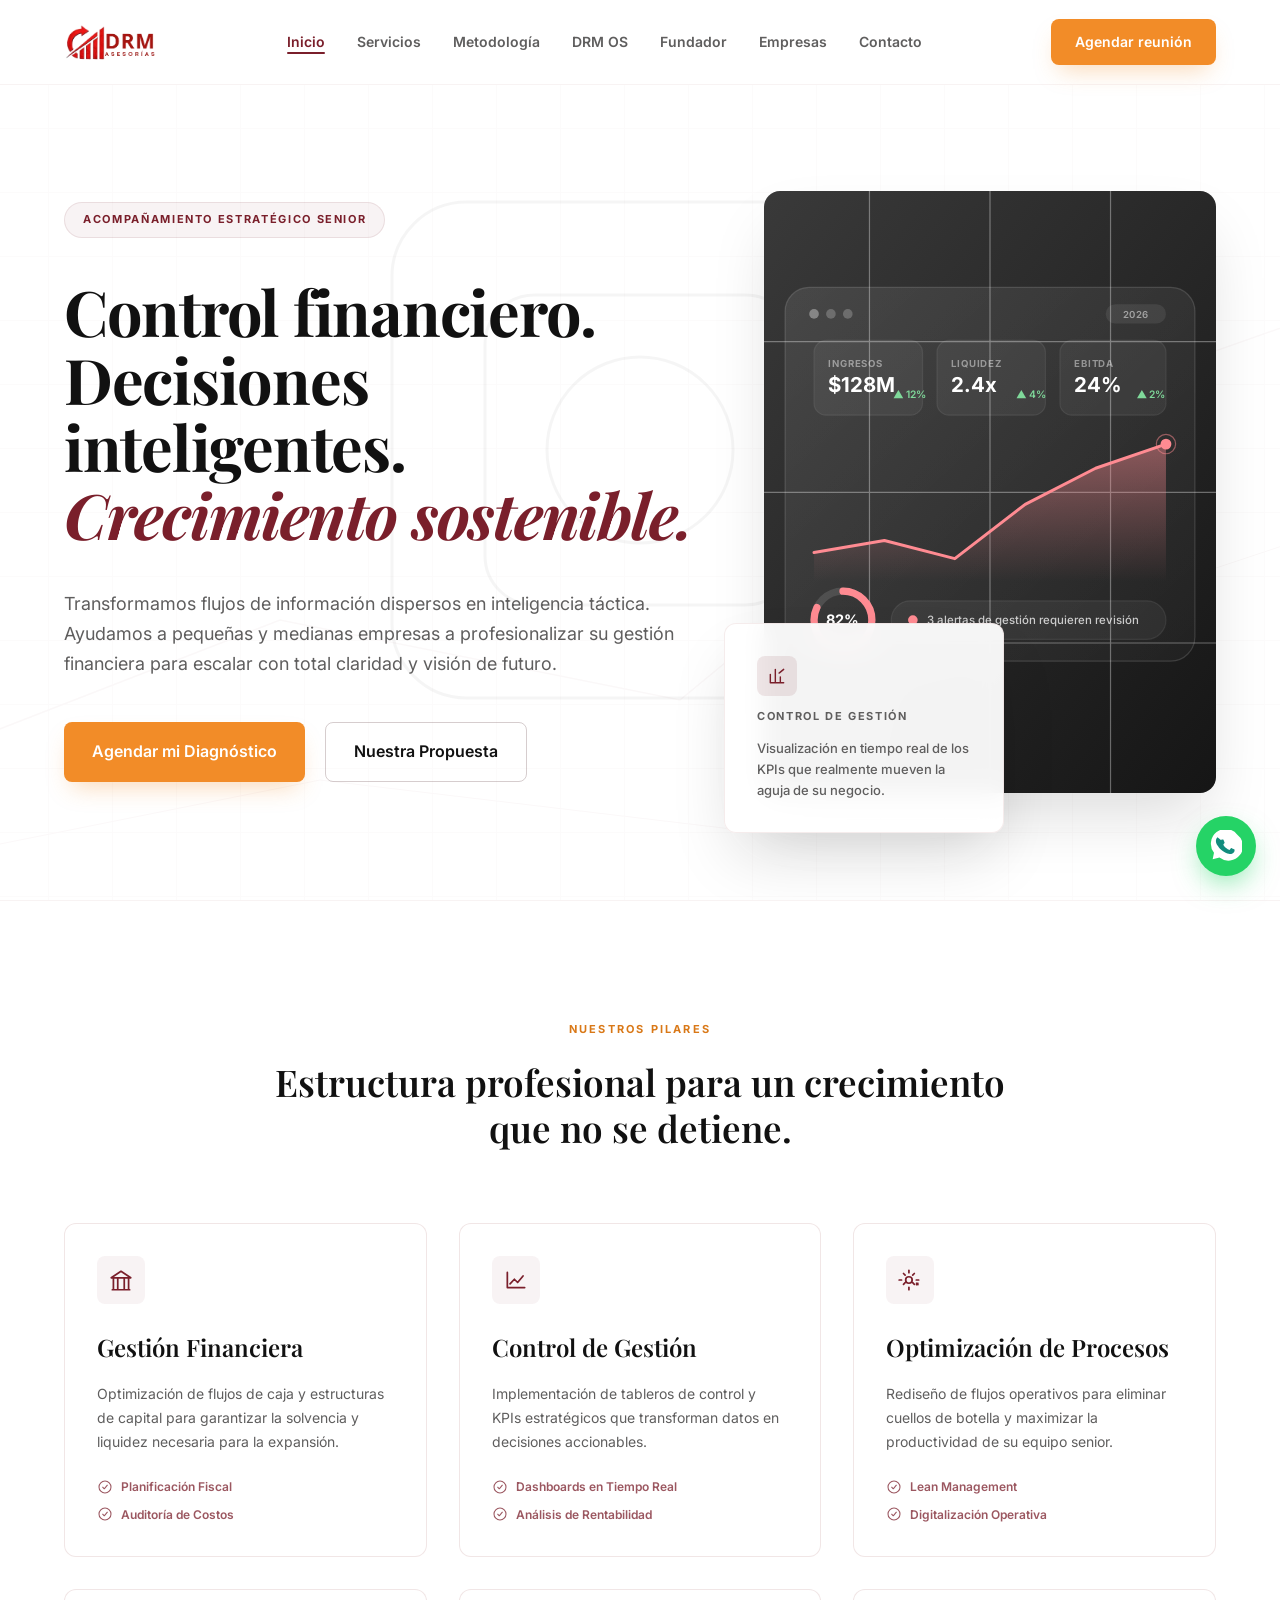
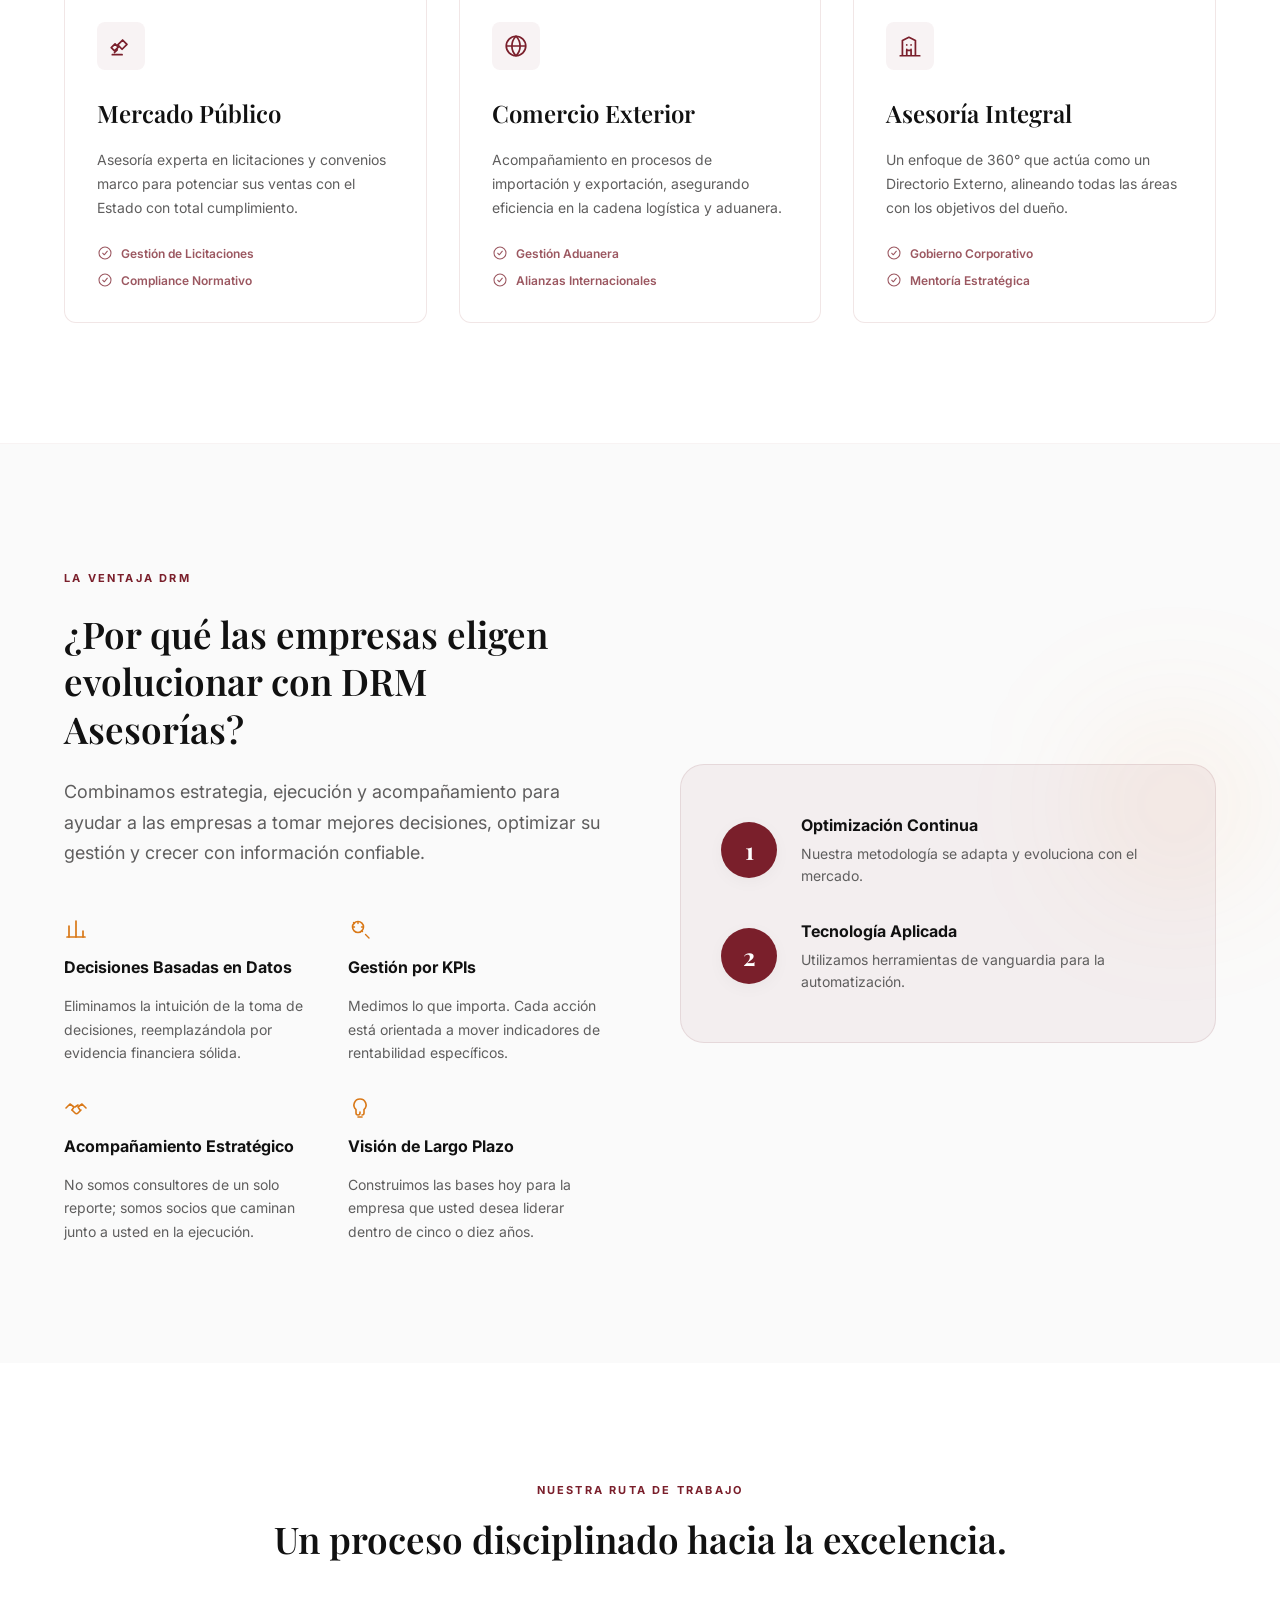
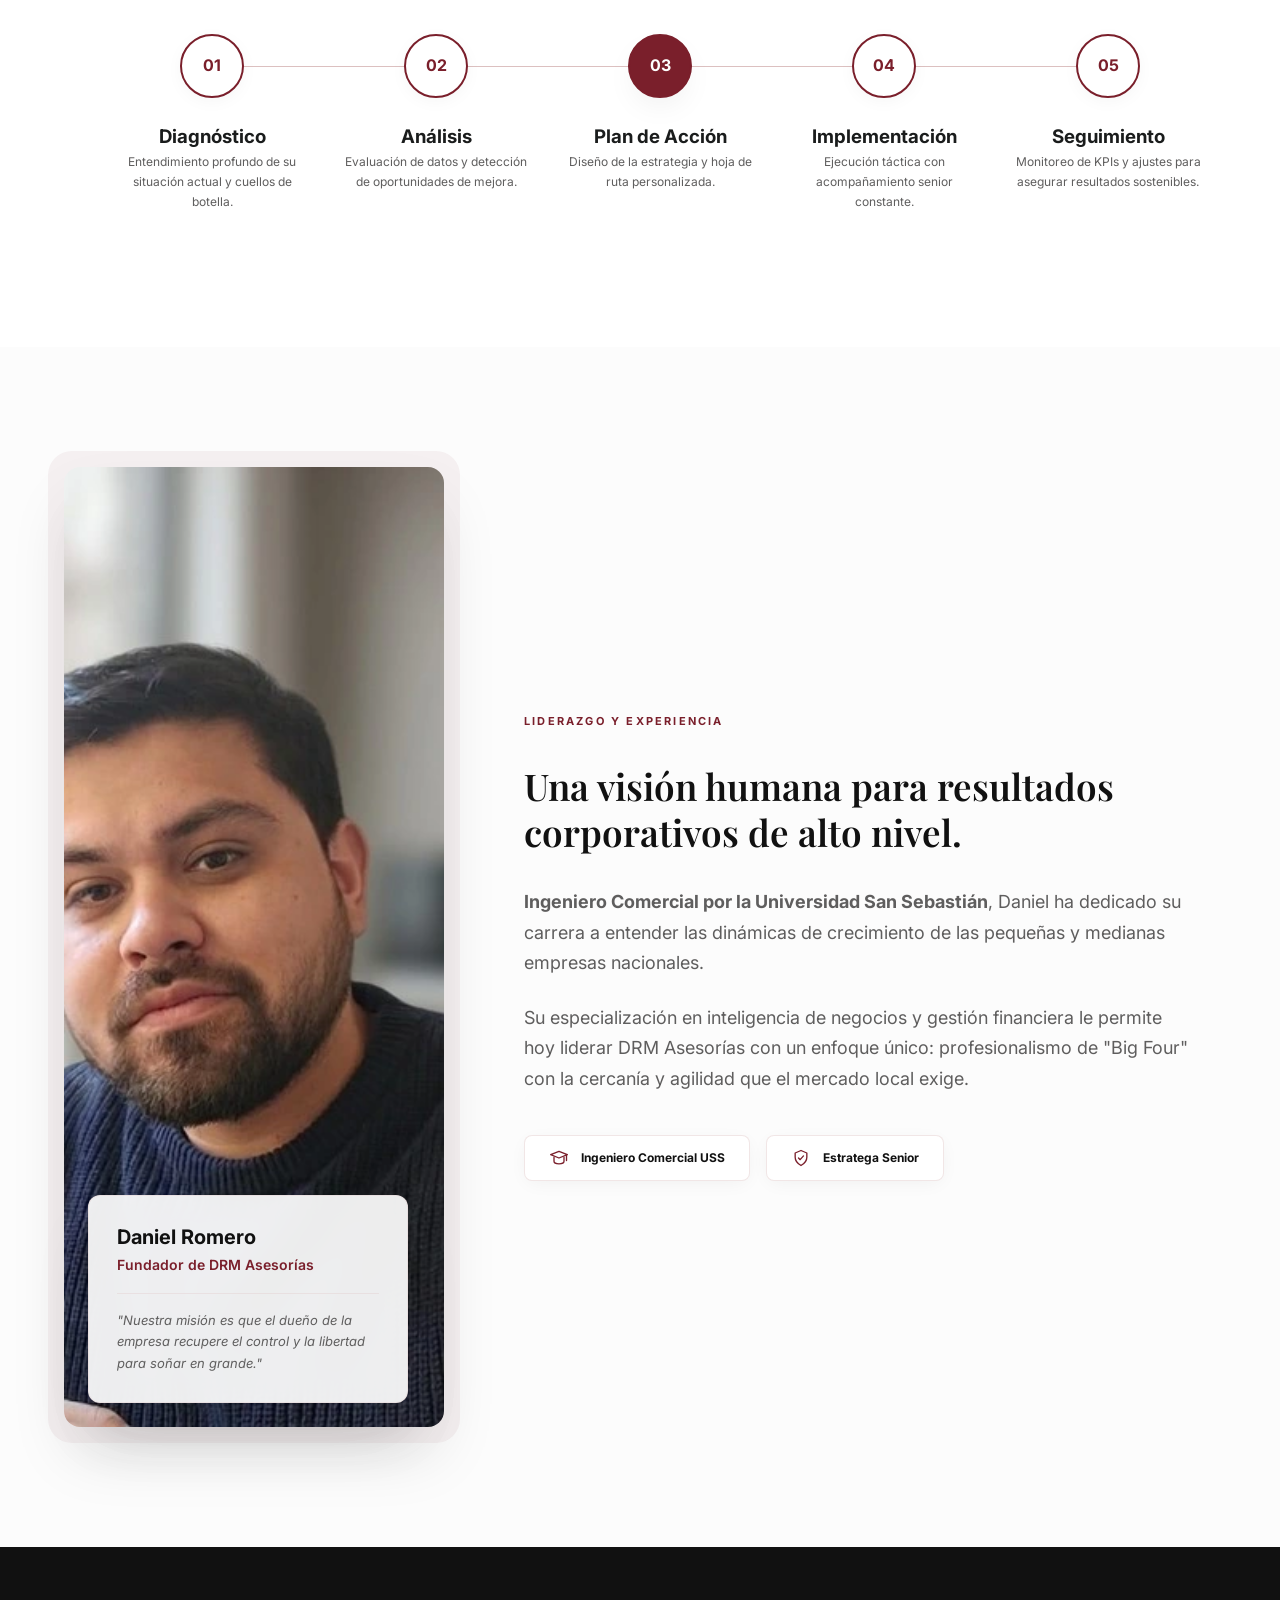
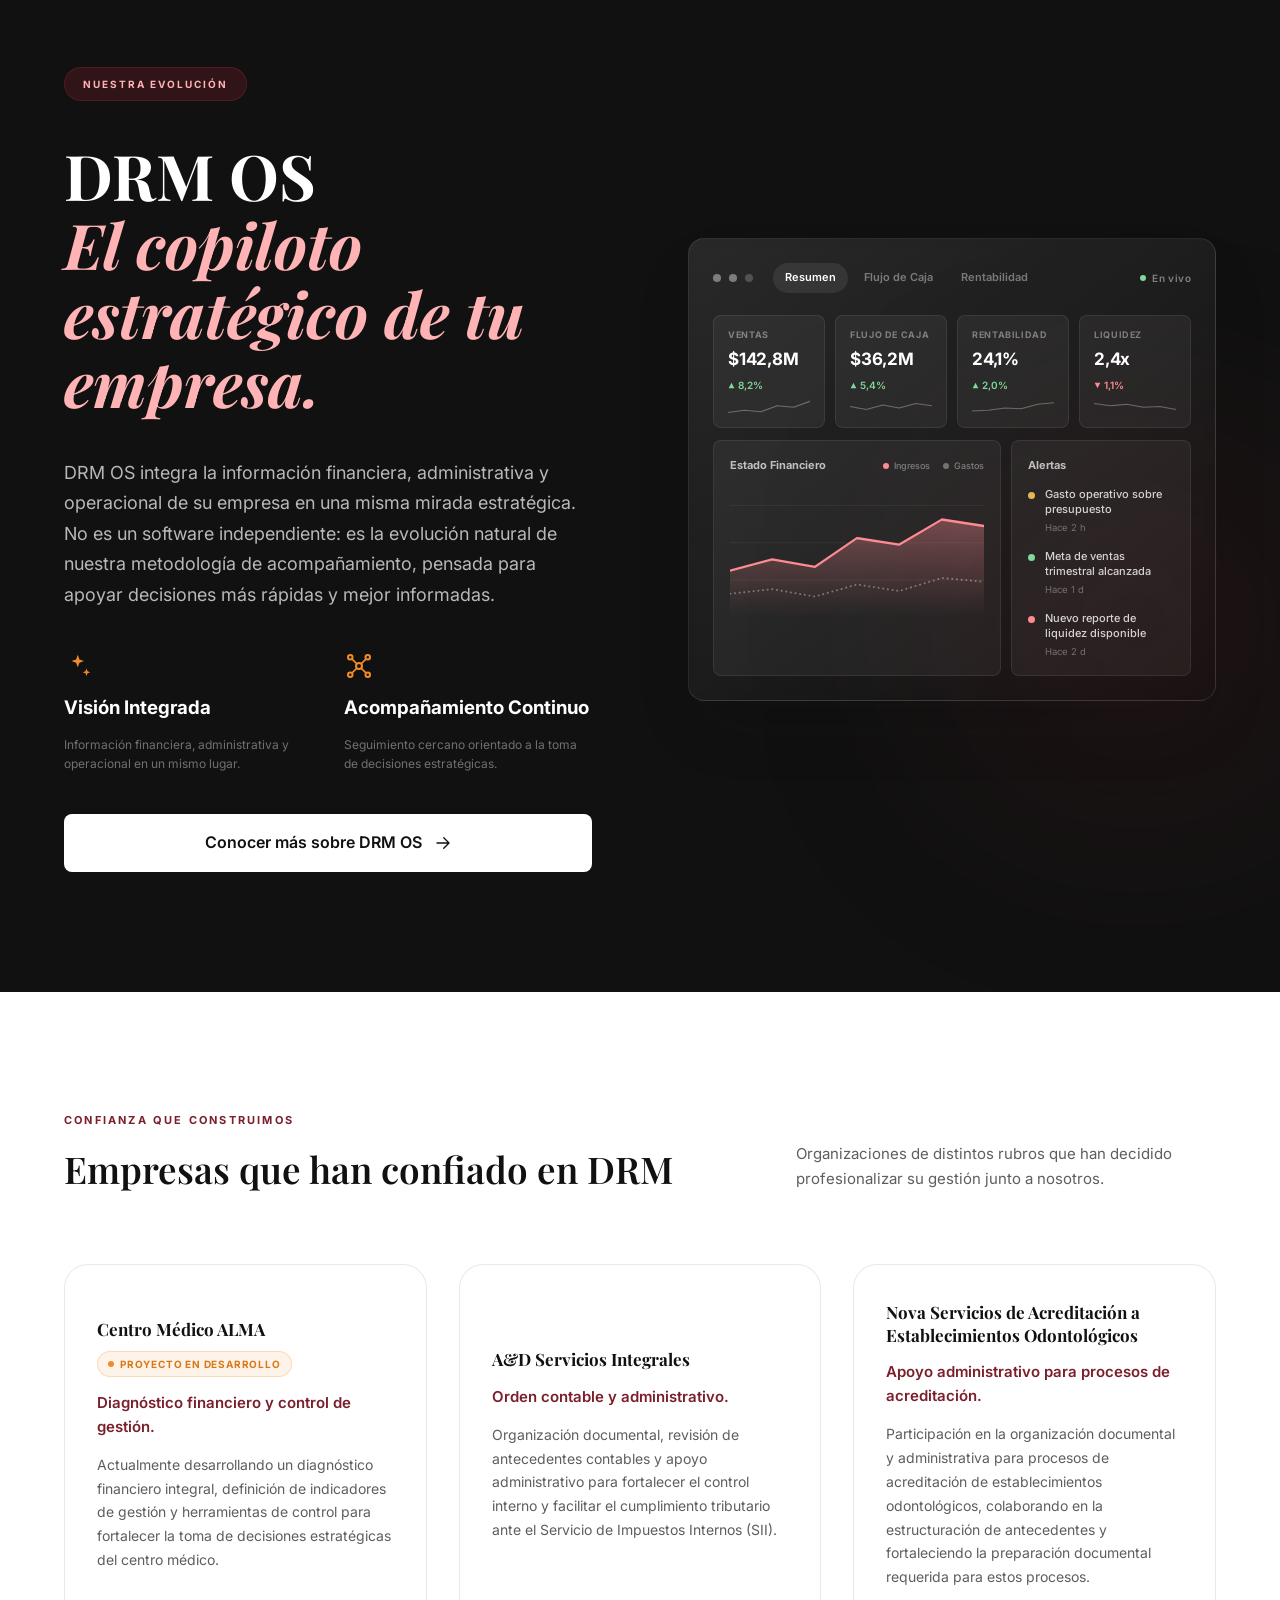
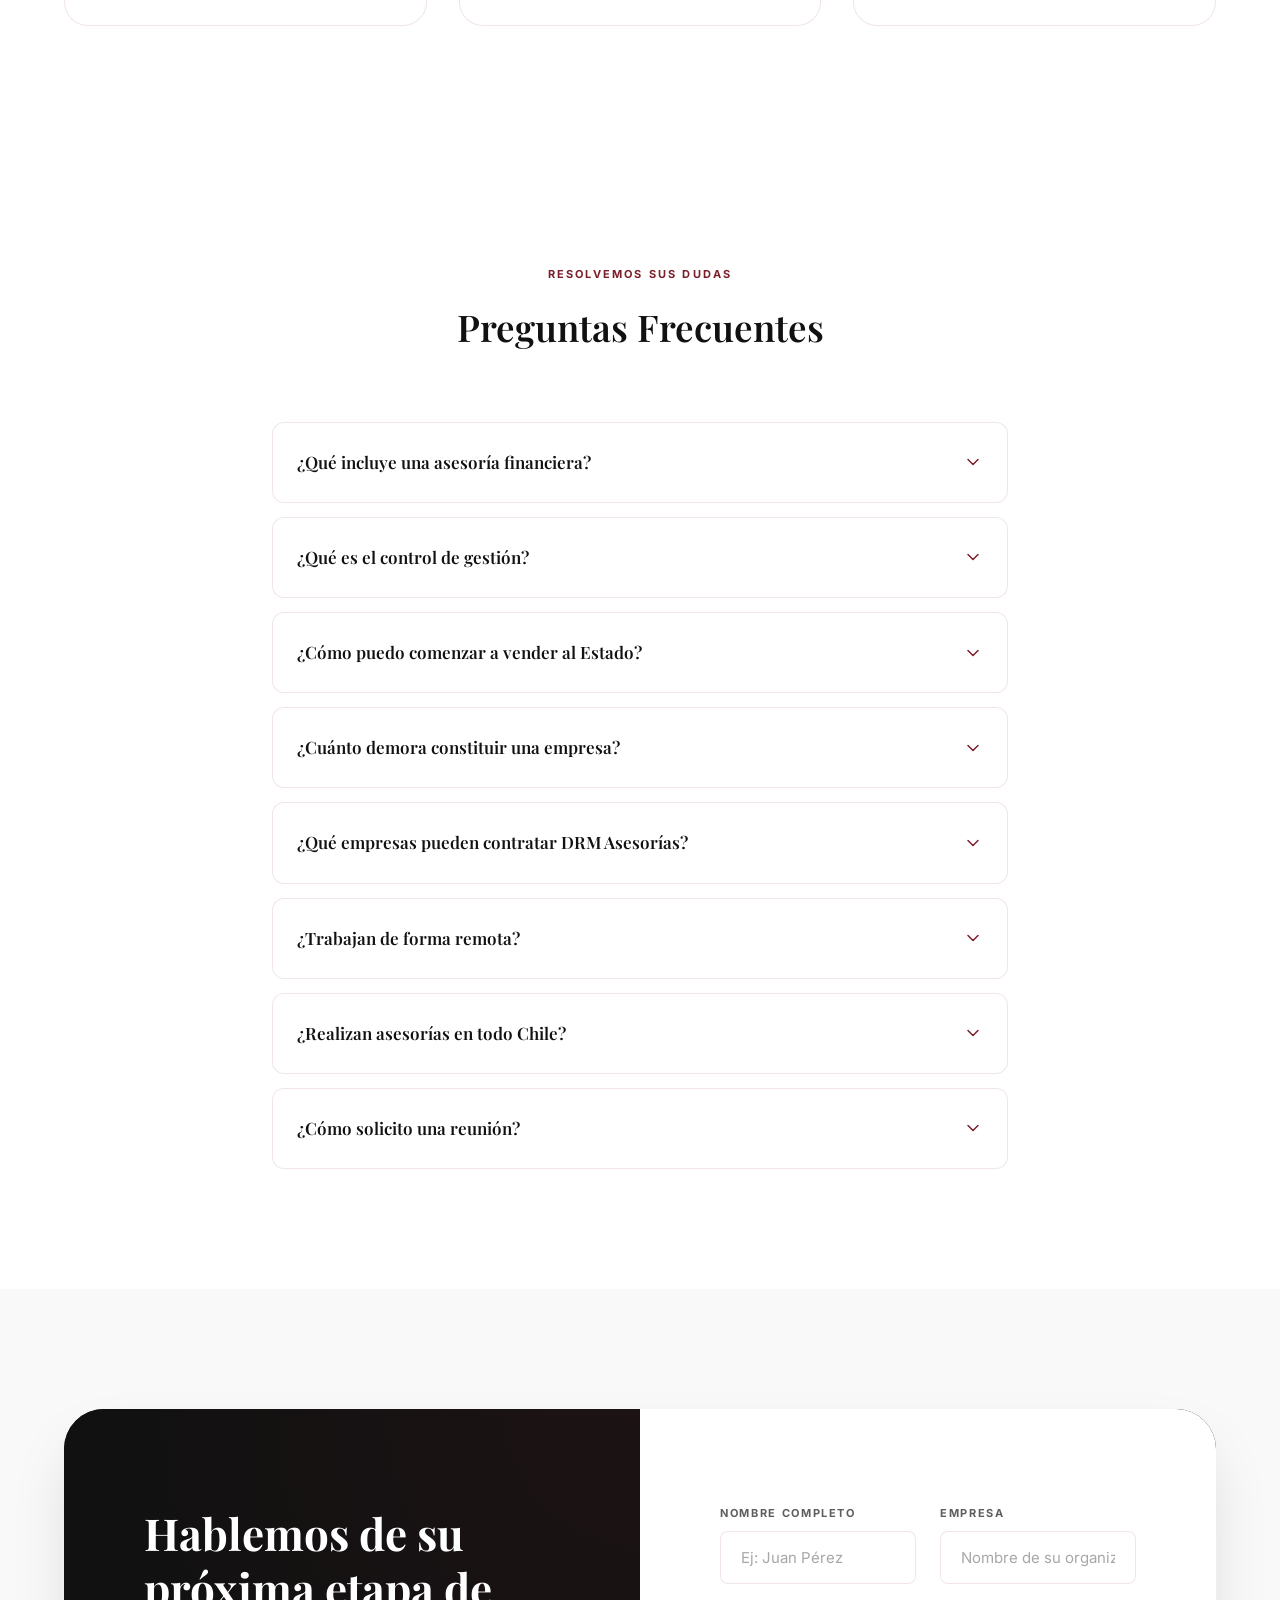
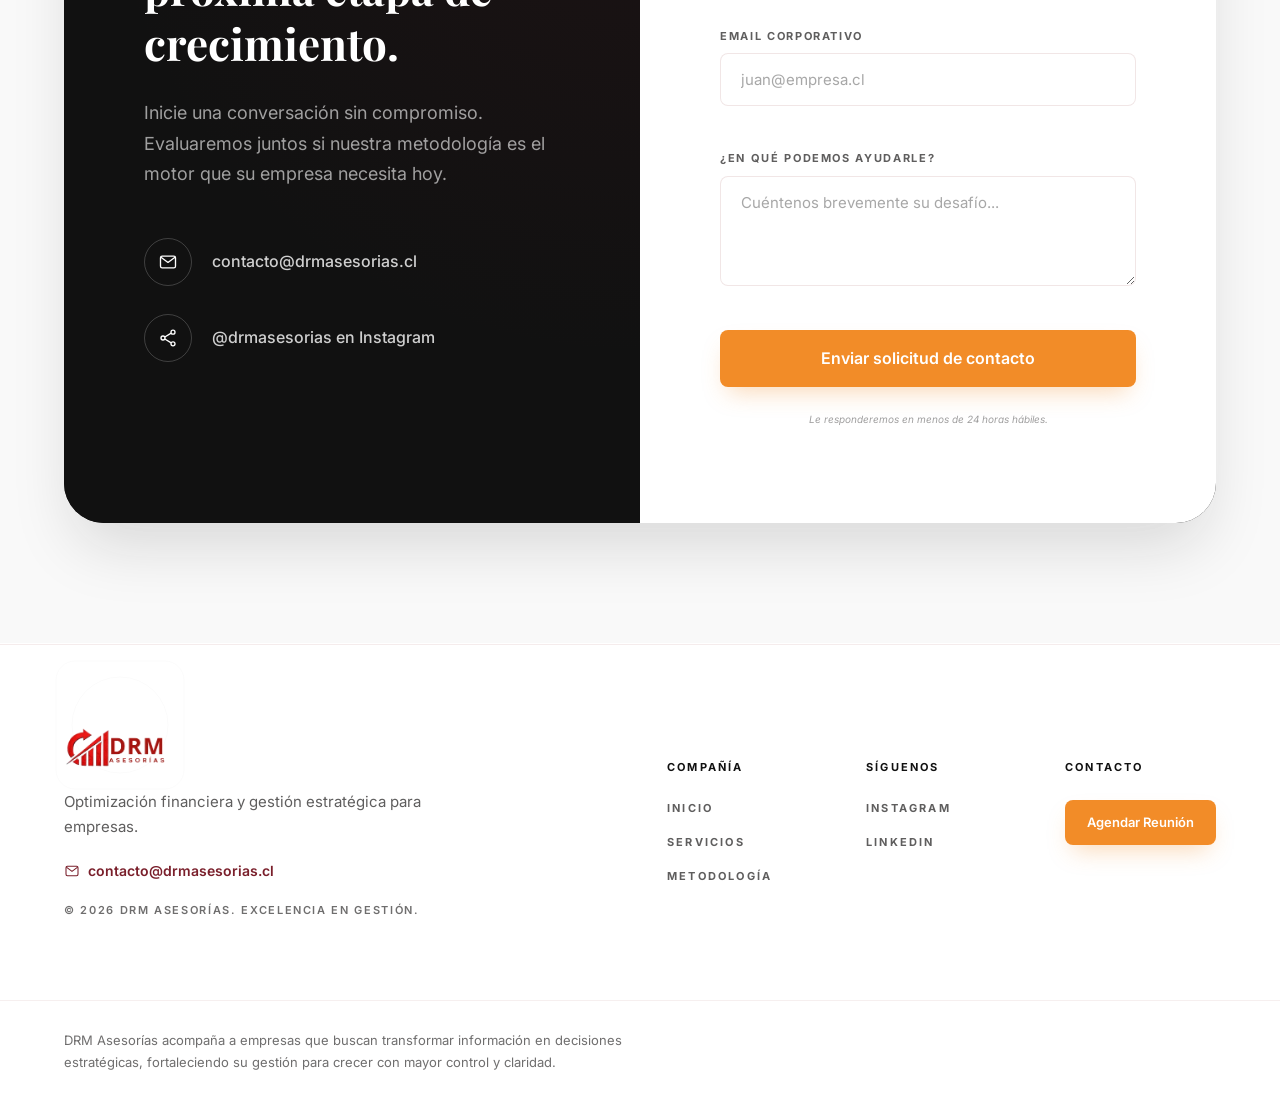
<file: drm-asesorias-web (3)/index.html>
<!DOCTYPE html>
<html lang="es-CL">
<head>
<meta charset="UTF-8">
<meta name="viewport" content="width=device-width, initial-scale=1.0">
<script>
  // Redirección permanente www -> non-www (dominio oficial: https://drmasesorias.cl)
  // Complementa la redirección 301 configurada a nivel de DNS/GitHub Pages (ver archivo CNAME).
  if (window.location.hostname === 'www.drmasesorias.cl') {
    window.location.replace('https://drmasesorias.cl' + window.location.pathname + window.location.search + window.location.hash);
  }
</script>
<title>DRM Asesorías | Inteligencia Estratégica y Gestión Financiera para PyMEs en Chile</title>
<meta name="description" content="DRM Asesorías acompaña a pequeñas y medianas empresas chilenas con gestión financiera, control de gestión, optimización de procesos, Mercado Público y asesoría corporativa integral. Agende su diagnóstico estratégico.">
<meta name="keywords" content="asesoría financiera pymes chile, control de gestión, mercado público, licitaciones, gestión financiera empresas, DRM Asesorías, consultoría estratégica">
<meta name="author" content="DRM Asesorías">
<link rel="canonical" href="https://drmasesorias.cl/">
<meta name="robots" content="index, follow">
<meta name="theme-color" content="#7a1f2b">

<!-- Google tag (gtag.js) - Google Analytics 4 -->
<script async src="https://www.googletagmanager.com/gtag/js?id=G-SB34KB897Q"></script>
<script>
  window.dataLayer = window.dataLayer || [];
  function gtag(){dataLayer.push(arguments);}
  gtag('js', new Date());
  gtag('config', 'G-SB34KB897Q');
</script>

<!-- Open Graph -->
<meta property="og:type" content="website">
<meta property="og:site_name" content="DRM Asesorías">
<meta property="og:title" content="DRM Asesorías | Inteligencia Estratégica para PyMEs">
<meta property="og:description" content="Transformamos flujos de información dispersos en inteligencia táctica. Gestión financiera, control de gestión y asesoría corporativa para pequeñas y medianas empresas chilenas.">
<meta property="og:url" content="https://drmasesorias.cl/">
<meta property="og:image" content="https://drmasesorias.cl/assets/og-cover.jpg">
<meta property="og:image:width" content="1200">
<meta property="og:image:height" content="630">
<meta property="og:image:alt" content="DRM Asesorías — Optimización financiera y gestión estratégica para empresas">
<meta property="og:locale" content="es_CL">

<!-- Twitter -->
<meta name="twitter:card" content="summary_large_image">
<meta name="twitter:title" content="DRM Asesorías | Inteligencia Estratégica para PyMEs">
<meta name="twitter:description" content="Gestión financiera, control de gestión y asesoría corporativa para pequeñas y medianas empresas chilenas.">
<meta name="twitter:image" content="https://drmasesorias.cl/assets/og-cover.jpg">
<meta name="twitter:image:alt" content="DRM Asesorías — Optimización financiera y gestión estratégica para empresas">

<!-- Favicon (isotipo oficial DRM Asesorías) -->
<link rel="icon" href="assets/favicon.svg" type="image/svg+xml">
<link rel="icon" href="assets/favicon-32x32.png" type="image/png" sizes="32x32">
<link rel="icon" href="assets/favicon-16x16.png" type="image/png" sizes="16x16">
<link rel="shortcut icon" href="assets/favicon.ico">
<link rel="apple-touch-icon" href="assets/apple-touch-icon.png" sizes="180x180">
<link rel="manifest" href="site.webmanifest">

<!-- Fonts: preconnect + preload for performance -->
<link rel="preconnect" href="https://fonts.googleapis.com">
<link rel="preconnect" href="https://fonts.gstatic.com" crossorigin>
<link rel="stylesheet" href="https://fonts.googleapis.com/css2?family=Inter:wght@400;500;600;700&family=Playfair+Display:ital,wght@0,600;0,700;1,600&display=swap">

<link rel="stylesheet" href="css/styles.css">
<noscript>
  <style>
    .reveal, .reveal * { opacity: 1 !important; transform: none !important; animation: none !important; }
  </style>
</noscript>

<!-- Structured Data: Organization -->
<script type="application/ld+json">
{
  "@context": "https://schema.org",
  "@type": "ProfessionalService",
  "name": "DRM Asesorías",
  "description": "Consultoría estratégica en gestión financiera, control de gestión, optimización de procesos, Mercado Público y asesoría corporativa integral para pequeñas y medianas empresas en Chile.",
  "url": "https://drmasesorias.cl/",
  "logo": "https://drmasesorias.cl/assets/logo-horizontal.png",
  "image": "https://drmasesorias.cl/assets/og-cover.jpg",
  "email": "contacto@drmasesorias.cl",
  "areaServed": {
    "@type": "Country",
    "name": "Chile"
  },
  "founder": {
    "@type": "Person",
    "name": "Daniel Romero",
    "jobTitle": "Fundador",
    "alumniOf": "Universidad San Sebastián"
  },
  "contactPoint": {
    "@type": "ContactPoint",
    "email": "contacto@drmasesorias.cl",
    "contactType": "customer service",
    "areaServed": "CL",
    "availableLanguage": "Spanish"
  },
  "sameAs": [
    "https://www.instagram.com/drmasesorias",
    "https://www.linkedin.com/company/drm-asesorias"
  ]
}
</script>

<!-- Structured Data: FAQPage -->
<script type="application/ld+json">
{
  "@context": "https://schema.org",
  "@type": "FAQPage",
  "mainEntity": [
    {
      "@type": "Question",
      "name": "¿Qué incluye una asesoría financiera?",
      "acceptedAnswer": {
        "@type": "Answer",
        "text": "Incluye un diagnóstico de la situación financiera actual, control de gestión, planificación de flujo de caja y recomendaciones estratégicas orientadas a mejorar la rentabilidad y la toma de decisiones."
      }
    },
    {
      "@type": "Question",
      "name": "¿Qué es el control de gestión?",
      "acceptedAnswer": {
        "@type": "Answer",
        "text": "Es el conjunto de indicadores y herramientas que permiten monitorear el desempeño de la empresa en tiempo real, detectar desviaciones a tiempo y tomar decisiones basadas en información concreta."
      }
    },
    {
      "@type": "Question",
      "name": "¿Cómo puedo comenzar a vender al Estado?",
      "acceptedAnswer": {
        "@type": "Answer",
        "text": "Le ayudamos a inscribirse y habilitarse en Mercado Público, preparar la documentación necesaria y acompañarlo en sus primeros procesos de licitación o Compra Ágil."
      }
    },
    {
      "@type": "Question",
      "name": "¿Cuánto demora constituir una empresa?",
      "acceptedAnswer": {
        "@type": "Answer",
        "text": "Dependiendo del tipo de sociedad y la vía utilizada, el proceso puede tomar entre algunos días y unas pocas semanas. Evaluamos la alternativa más adecuada según su caso específico."
      }
    },
    {
      "@type": "Question",
      "name": "¿Qué empresas pueden contratar DRM Asesorías?",
      "acceptedAnswer": {
        "@type": "Answer",
        "text": "Trabajamos principalmente con pequeñas y medianas empresas de distintos rubros que buscan profesionalizar su gestión financiera, administrativa y de cumplimiento."
      }
    },
    {
      "@type": "Question",
      "name": "¿Trabajan de forma remota?",
      "acceptedAnswer": {
        "@type": "Answer",
        "text": "Sí. Gran parte de nuestro acompañamiento se realiza de forma remota, con reuniones periódicas y canales directos de comunicación, sin perder la cercanía del trato personalizado."
      }
    },
    {
      "@type": "Question",
      "name": "¿Realizan asesorías en todo Chile?",
      "acceptedAnswer": {
        "@type": "Answer",
        "text": "Sí, atendemos clientes en distintas regiones del país mediante un modelo de trabajo remoto, complementado con instancias presenciales cuando resulta necesario."
      }
    },
    {
      "@type": "Question",
      "name": "¿Cómo solicito una reunión?",
      "acceptedAnswer": {
        "@type": "Answer",
        "text": "Puede agendar una reunión a través del formulario de contacto de este sitio, o escribiéndonos directamente por WhatsApp o correo electrónico."
      }
    }
  ]
}
</script>
</head>
<body>

<a class="skip-link" href="#main-content">Saltar al contenido principal</a>

<!-- ============================= ICON SPRITE ============================= -->
<svg xmlns="http://www.w3.org/2000/svg" style="display:none" aria-hidden="true">
  <defs>
    <symbol id="icon-menu" viewBox="0 0 24 24">
      <path d="M3 6h18M3 12h18M3 18h18" fill="none" stroke="currentColor" stroke-width="1.8" stroke-linecap="round"/>
    </symbol>

    <symbol id="icon-close" viewBox="0 0 24 24">
      <path d="M5 5l14 14M19 5L5 19" fill="none" stroke="currentColor" stroke-width="1.8" stroke-linecap="round"/>
    </symbol>

    <symbol id="icon-query-stats" viewBox="0 0 24 24">
      <path d="M4 20V10M10 20V4M16 20v-7M4 20h16" fill="none" stroke="currentColor" stroke-width="1.7" stroke-linecap="round" stroke-linejoin="round"/>
      <path d="M14.5 8.5L20 4" fill="none" stroke="currentColor" stroke-width="1.7" stroke-linecap="round"/>
    </symbol>

    <symbol id="icon-account-balance" viewBox="0 0 24 24">
      <path d="M4 21h16M5 21V10M9 21V10M15 21V10M19 21V10M3 10l9-6 9 6M4 10h16" fill="none" stroke="currentColor" stroke-width="1.6" stroke-linecap="round" stroke-linejoin="round"/>
    </symbol>

    <symbol id="icon-insights" viewBox="0 0 24 24">
      <path d="M4 19V5M4 19h16" fill="none" stroke="currentColor" stroke-width="1.6" stroke-linecap="round" stroke-linejoin="round"/>
      <path d="M6.5 15.5l4-4.2 3 3 5-6" fill="none" stroke="currentColor" stroke-width="1.6" stroke-linecap="round" stroke-linejoin="round"/>
    </symbol>

    <symbol id="icon-settings-suggest" viewBox="0 0 24 24">
      <circle cx="11" cy="12" r="3" fill="none" stroke="currentColor" stroke-width="1.6"/>
      <path d="M11 3v2.2M11 18.8V21M4.2 12H2M20 12h-2.2M6 6l1.5 1.5M14.5 14.5L16 16M16 6l-1.5 1.5M7.5 14.5L6 16" fill="none" stroke="currentColor" stroke-width="1.6" stroke-linecap="round"/>
      <path d="M18 15l1.3 1.3M19.3 15L18 16.3" fill="none" stroke="currentColor" stroke-width="1.6" stroke-linecap="round"/>
    </symbol>

    <symbol id="icon-gavel" viewBox="0 0 24 24">
      <path d="M13.5 6.5l4 4M9 11l4.5-4.5 4 4L13 15z" fill="none" stroke="currentColor" stroke-width="1.6" stroke-linecap="round" stroke-linejoin="round"/>
      <path d="M4 20h9M6 18l2.5-2.5" fill="none" stroke="currentColor" stroke-width="1.6" stroke-linecap="round" stroke-linejoin="round"/>
      <path d="M3 13.5l3.5-3.5 3 3-3.5 3.5z" fill="none" stroke="currentColor" stroke-width="1.6" stroke-linejoin="round"/>
    </symbol>

    <symbol id="icon-language" viewBox="0 0 24 24">
      <circle cx="12" cy="12" r="9" fill="none" stroke="currentColor" stroke-width="1.6"/>
      <path d="M3 12h18M12 3c2.5 2.5 3.8 6 3.8 9s-1.3 6.5-3.8 9c-2.5-2.5-3.8-6-3.8-9s1.3-6.5 3.8-9z" fill="none" stroke="currentColor" stroke-width="1.6"/>
    </symbol>

    <symbol id="icon-corporate-fare" viewBox="0 0 24 24">
      <path d="M3 21h18M5 21V7l6-3 6 3v14M9 21v-5h4v5M9 11h0M13 11h0M9 15h0M13 15h0" fill="none" stroke="currentColor" stroke-width="1.6" stroke-linecap="round" stroke-linejoin="round"/>
    </symbol>

    <symbol id="icon-check-circle" viewBox="0 0 24 24">
      <circle cx="12" cy="12" r="9" fill="none" stroke="currentColor" stroke-width="1.6"/>
      <path d="M8.5 12.3l2.4 2.4 4.6-5.4" fill="none" stroke="currentColor" stroke-width="1.6" stroke-linecap="round" stroke-linejoin="round"/>
    </symbol>

    <symbol id="icon-analytics" viewBox="0 0 24 24">
      <path d="M5 20V9M12 20V4M19 20v-6" fill="none" stroke="currentColor" stroke-width="1.7" stroke-linecap="round"/>
      <path d="M3 20h18" fill="none" stroke="currentColor" stroke-width="1.7" stroke-linecap="round"/>
    </symbol>

    <symbol id="icon-ads-click" viewBox="0 0 24 24">
      <circle cx="10" cy="10" r="5.5" fill="none" stroke="currentColor" stroke-width="1.6"/>
      <path d="M17.5 17.5L21 21M10 6.5V5M13.5 10H15M6.5 10H5M13.5 13.5l1 1M6.5 6.5l-1-1" fill="none" stroke="currentColor" stroke-width="1.4" stroke-linecap="round"/>
    </symbol>

    <symbol id="icon-handshake" viewBox="0 0 24 24">
      <path d="M2 12l4-4 4 3-2 3M22 12l-4-4-4 3 2 3" fill="none" stroke="currentColor" stroke-width="1.6" stroke-linecap="round" stroke-linejoin="round"/>
      <path d="M8 14l3 3a2 2 0 0 0 3 0l3-3M11 11l3-2" fill="none" stroke="currentColor" stroke-width="1.6" stroke-linecap="round" stroke-linejoin="round"/>
    </symbol>

    <symbol id="icon-psychology" viewBox="0 0 24 24">
      <path d="M12 3a6 6 0 0 0-4 10.5V17a2 2 0 0 0 2 2h0a2 2 0 0 0 2-2v-1M12 3a6 6 0 0 1 4 10.5V17a2 2 0 0 1-2 2h0" fill="none" stroke="currentColor" stroke-width="1.6" stroke-linecap="round" stroke-linejoin="round"/>
      <path d="M10 21h4" fill="none" stroke="currentColor" stroke-width="1.6" stroke-linecap="round"/>
    </symbol>

    <symbol id="icon-school" viewBox="0 0 24 24">
      <path d="M2 8l10-4 10 4-10 4z" fill="none" stroke="currentColor" stroke-width="1.6" stroke-linejoin="round"/>
      <path d="M6 11v5c0 1.5 2.5 3 6 3s6-1.5 6-3v-5M21 9v6" fill="none" stroke="currentColor" stroke-width="1.6" stroke-linecap="round" stroke-linejoin="round"/>
    </symbol>

    <symbol id="icon-verified-user" viewBox="0 0 24 24">
      <path d="M12 3l7 3v5c0 4.5-3 7.7-7 10-4-2.3-7-5.5-7-10V6z" fill="none" stroke="currentColor" stroke-width="1.6" stroke-linejoin="round"/>
      <path d="M9 12l2 2 4-4.5" fill="none" stroke="currentColor" stroke-width="1.6" stroke-linecap="round" stroke-linejoin="round"/>
    </symbol>

    <symbol id="icon-auto-awesome" viewBox="0 0 24 24">
      <path d="M11 3l1.3 3.7L16 8l-3.7 1.3L11 13l-1.3-3.7L6 8l3.7-1.3z" fill="currentColor" stroke="none"/>
      <path d="M18 14l0.8 2.2L21 17l-2.2 0.8L18 20l-0.8-2.2L15 17l2.2-0.8z" fill="currentColor" stroke="none"/>
    </symbol>

    <symbol id="icon-hub" viewBox="0 0 24 24">
      <circle cx="12" cy="12" r="2.4" fill="none" stroke="currentColor" stroke-width="1.6"/>
      <circle cx="5" cy="5" r="1.8" fill="none" stroke="currentColor" stroke-width="1.6"/>
      <circle cx="19" cy="5" r="1.8" fill="none" stroke="currentColor" stroke-width="1.6"/>
      <circle cx="5" cy="19" r="1.8" fill="none" stroke="currentColor" stroke-width="1.6"/>
      <circle cx="19" cy="19" r="1.8" fill="none" stroke="currentColor" stroke-width="1.6"/>
      <path d="M6.5 6.5l3.7 3.7M17.5 6.5l-3.7 3.7M6.5 17.5l3.7-3.7M17.5 17.5l-3.7-3.7" fill="none" stroke="currentColor" stroke-width="1.4"/>
    </symbol>

    <symbol id="icon-arrow-forward" viewBox="0 0 24 24">
      <path d="M4 12h16M13 5l7 7-7 7" fill="none" stroke="currentColor" stroke-width="1.8" stroke-linecap="round" stroke-linejoin="round"/>
    </symbol>

    <symbol id="icon-mail" viewBox="0 0 24 24">
      <rect x="3" y="5" width="18" height="14" rx="2" fill="none" stroke="currentColor" stroke-width="1.6"/>
      <path d="M4 6.5l8 6 8-6" fill="none" stroke="currentColor" stroke-width="1.6" stroke-linecap="round" stroke-linejoin="round"/>
    </symbol>

    <symbol id="icon-share" viewBox="0 0 24 24">
      <circle cx="18" cy="5" r="2.4" fill="none" stroke="currentColor" stroke-width="1.6"/>
      <circle cx="6" cy="12" r="2.4" fill="none" stroke="currentColor" stroke-width="1.6"/>
      <circle cx="18" cy="19" r="2.4" fill="none" stroke="currentColor" stroke-width="1.6"/>
      <path d="M8.2 10.8l7.6-4.6M8.2 13.2l7.6 4.6" fill="none" stroke="currentColor" stroke-width="1.6"/>
    </symbol>

    <symbol id="icon-whatsapp" viewBox="0 0 24 24">
      <path d="M20.5 3.5A10.9 10.9 0 0 0 3 17.1L2 22l5.1-1.3A10.9 10.9 0 0 0 20.5 3.5z" fill="currentColor" stroke="none" fill-rule="evenodd" clip-rule="evenodd"/>
      <path d="M8.4 7.6c.2-.5.4-.5.7-.5h.5c.2 0 .4 0 .6.4.2.5.7 1.7.7 1.9.1.1.1.3 0 .4-.1.2-.1.3-.3.4-.1.2-.3.3-.4.5-.1.1-.3.3-.1.6.2.3.8 1.3 1.7 2.1 1.2 1 2.1 1.4 2.4 1.5.3.1.4.1.6-.1.2-.2.7-.8.9-1.1.2-.3.4-.2.6-.1.2.1 1.5.7 1.7.8.2.1.4.2.4.3.1.2.1.9-.2 1.7-.3.8-1.7 1.5-2.3 1.6-.6.1-1.3.2-4.2-.9-3.5-1.4-5.7-4.9-5.9-5.2-.2-.2-1.4-1.9-1.4-3.6 0-1.7.9-2.5 1.2-2.9z" fill="#128C7E" stroke="none"/>
    </symbol>

    <symbol id="icon-chevron-down" viewBox="0 0 24 24">
      <path d="M6 9l6 6 6-6" fill="none" stroke="currentColor" stroke-width="1.8" stroke-linecap="round" stroke-linejoin="round"/>
    </symbol>
  </defs>
</svg>

<!-- ============================= HEADER / NAV ============================= -->
<header class="site-header">
  <nav class="nav" aria-label="Navegación principal">
    <a class="brand" href="#inicio" aria-label="DRM Asesorías, ir al inicio">
      <picture>
        <source srcset="assets/logo-horizontal.webp" type="image/webp">
        <img class="brand-logo" src="assets/logo-horizontal.png" alt="DRM Asesorías" width="247" height="105" fetchpriority="high">
      </picture>
    </a>

    <ul class="nav-links" role="list">
      <li><a class="nav-link is-active" href="#inicio" aria-current="page">Inicio</a></li>
      <li><a class="nav-link" href="#servicios">Servicios</a></li>
      <li><a class="nav-link" href="#metodologia">Metodología</a></li>
      <li><a class="nav-link" href="#drm-os">DRM OS</a></li>
      <li><a class="nav-link" href="#fundador">Fundador</a></li>
      <li><a class="nav-link" href="#casos">Empresas</a></li>
      <li><a class="nav-link" href="#contacto">Contacto</a></li>
    </ul>

    <div class="nav-cta-wrap">
      <a class="btn btn-primary btn-nav" href="#contacto">Agendar reunión</a>
      <button class="nav-toggle" type="button" aria-expanded="false" aria-controls="mobile-menu" aria-label="Abrir menú de navegación">
        <svg class="icon-menu" viewBox="0 0 24 24" aria-hidden="true"><use href="#icon-menu"></use></svg>
        <svg class="icon-close" viewBox="0 0 24 24" aria-hidden="true"><use href="#icon-close"></use></svg>
      </button>
    </div>
  </nav>

  <div class="mobile-menu" id="mobile-menu">
    <a href="#inicio">Inicio</a>
    <a href="#servicios">Servicios</a>
    <a href="#metodologia">Metodología</a>
    <a href="#drm-os">DRM OS</a>
    <a href="#fundador">Fundador</a>
    <a href="#casos">Empresas</a>
    <a href="#contacto">Contacto</a>
  </div>
</header>

<main id="main-content">

  <!-- ============================= HERO ============================= -->
  <section class="hero" id="inicio" aria-labelledby="hero-title">
    <svg class="hero-bg-grid" viewBox="0 0 1440 900" preserveAspectRatio="xMidYMid slice" aria-hidden="true">
      <defs>
        <pattern id="heroGridTile" width="64" height="64" patternUnits="userSpaceOnUse">
          <path d="M 64 0 L 0 0 0 64" fill="none" stroke="currentColor" stroke-width="1"/>
        </pattern>
      </defs>
      <rect width="1440" height="900" fill="url(#heroGridTile)"/>
      <path d="M0,760 L360,620 L760,700 L1100,420 L1440,300" fill="none" stroke="currentColor" stroke-width="1.5"/>
      <path d="M0,860 L400,780 L820,830 L1200,600 L1440,520" fill="none" stroke="currentColor" stroke-width="1"/>
    </svg>

    <svg class="hero-watermark" viewBox="0 0 200 200" aria-hidden="true">
      <rect x="20" y="20" width="160" height="160" rx="24" fill="none" stroke="currentColor" stroke-width="1"/>
      <rect x="50" y="50" width="100" height="100" rx="16" fill="none" stroke="currentColor" stroke-width="1"/>
      <circle cx="100" cy="100" r="30" fill="none" stroke="currentColor" stroke-width="1"/>
    </svg>

    <div class="container hero-grid">
      <div class="hero-copy">
        <span class="hero-badge">Acompañamiento Estratégico Senior</span>
        <h1 class="hero-title" id="hero-title">
          Control financiero.<br>Decisiones inteligentes.<br><em>Crecimiento sostenible.</em>
        </h1>
        <p class="hero-subtitle">
          Transformamos flujos de información dispersos en inteligencia táctica. Ayudamos a pequeñas y medianas empresas a profesionalizar su gestión financiera para escalar con total claridad y visión de futuro.
        </p>
        <div class="hero-actions">
          <a class="btn btn-primary" href="#contacto">Agendar mi Diagnóstico</a>
          <a class="btn btn-secondary" href="#servicios">Nuestra Propuesta</a>
        </div>
      </div>

      <div class="hero-visual">
        <div class="hero-visual-frame">
          <svg viewBox="0 0 400 500" preserveAspectRatio="xMidYMid slice" role="img" aria-label="Vista conceptual de un panel de control financiero, mostrando indicadores de ingresos, liquidez y rentabilidad">
            <defs>
              <linearGradient id="heroGrad" x1="0" y1="0" x2="1" y2="1">
                <stop offset="0%" stop-color="#3a3a3a"/>
                <stop offset="100%" stop-color="#151515"/>
              </linearGradient>
              <linearGradient id="heroAreaGrad" x1="0" y1="0" x2="0" y2="1">
                <stop offset="0%" stop-color="#ff8b92" stop-opacity="0.45"/>
                <stop offset="100%" stop-color="#ff8b92" stop-opacity="0"/>
              </linearGradient>
              <linearGradient id="heroPanelGrad" x1="0" y1="0" x2="1" y2="1">
                <stop offset="0%" stop-color="#ffffff" stop-opacity="0.09"/>
                <stop offset="100%" stop-color="#ffffff" stop-opacity="0.03"/>
              </linearGradient>
            </defs>

            <rect width="400" height="500" fill="url(#heroGrad)"/>
            <g opacity="0.35" stroke="#ffffff" stroke-width="1">
              <line x1="0" y1="125" x2="400" y2="125"/>
              <line x1="0" y1="250" x2="400" y2="250"/>
              <line x1="0" y1="375" x2="400" y2="375"/>
              <line x1="100" y1="0" x2="100" y2="500"/>
              <line x1="200" y1="0" x2="200" y2="500"/>
              <line x1="300" y1="0" x2="300" y2="500"/>
            </g>

            <!-- Panel principal: tarjeta de vidrio esmerilado -->
            <rect x="30" y="80" width="340" height="310" rx="20" fill="url(#heroPanelGrad)" stroke="rgba(255,255,255,0.14)" stroke-width="1"/>

            <!-- Header del panel -->
            <circle cx="54" cy="102" r="4" fill="rgba(255,255,255,0.35)"/>
            <circle cx="68" cy="102" r="4" fill="rgba(255,255,255,0.22)"/>
            <circle cx="82" cy="102" r="4" fill="rgba(255,255,255,0.22)"/>
            <rect x="296" y="94" width="50" height="16" rx="8" fill="rgba(255,255,255,0.08)"/>
            <text x="321" y="105.5" text-anchor="middle" font-family="Inter, sans-serif" font-size="8" font-weight="600" letter-spacing="0.05em" fill="rgba(255,255,255,0.5)">2026</text>

            <!-- Chips de KPIs -->
            <g font-family="Inter, sans-serif">
              <rect x="54" y="124" width="90" height="62" rx="10" fill="rgba(255,255,255,0.05)" stroke="rgba(255,255,255,0.08)"/>
              <text x="66" y="146" font-size="8" font-weight="700" letter-spacing="0.08em" fill="rgba(255,255,255,0.45)">INGRESOS</text>
              <text x="66" y="167" font-size="17" font-weight="700" fill="#ffffff">$128M</text>
              <path d="M120 172 l4 -7 l4 7 z" fill="#7fd99a"/>
              <text x="130" y="172" font-size="8.5" font-weight="600" fill="#7fd99a">12%</text>

              <rect x="156" y="124" width="90" height="62" rx="10" fill="rgba(255,255,255,0.05)" stroke="rgba(255,255,255,0.08)"/>
              <text x="168" y="146" font-size="8" font-weight="700" letter-spacing="0.08em" fill="rgba(255,255,255,0.45)">LIQUIDEZ</text>
              <text x="168" y="167" font-size="17" font-weight="700" fill="#ffffff">2.4x</text>
              <path d="M222 172 l4 -7 l4 7 z" fill="#7fd99a"/>
              <text x="232" y="172" font-size="8.5" font-weight="600" fill="#7fd99a">4%</text>

              <rect x="258" y="124" width="88" height="62" rx="10" fill="rgba(255,255,255,0.05)" stroke="rgba(255,255,255,0.08)"/>
              <text x="270" y="146" font-size="8" font-weight="700" letter-spacing="0.08em" fill="rgba(255,255,255,0.45)">EBITDA</text>
              <text x="270" y="167" font-size="17" font-weight="700" fill="#ffffff">24%</text>
              <path d="M322 172 l4 -7 l4 7 z" fill="#7fd99a"/>
              <text x="332" y="172" font-size="8.5" font-weight="600" fill="#7fd99a">2%</text>
            </g>

            <!-- Gráfico de tendencia de ingresos -->
            <path d="M54,300 L112.4,290 L170.8,305 L229.2,260 L287.6,230 L346,210 L346,324 L54,324 Z" fill="url(#heroAreaGrad)"/>
            <polyline points="54,300 112.4,290 170.8,305 229.2,260 287.6,230 346,210" fill="none" stroke="#ff8b92" stroke-width="2.5" stroke-linecap="round" stroke-linejoin="round"/>
            <circle cx="346" cy="210" r="4.5" fill="#ff8b92"/>
            <circle cx="346" cy="210" r="8" fill="none" stroke="#ff8b92" stroke-width="1" opacity="0.5"/>

            <!-- Indicador de liquidez (anillo) y alerta -->
            <g transform="translate(78,356)">
              <circle r="24" fill="none" stroke="rgba(255,255,255,0.12)" stroke-width="6"/>
              <circle r="24" fill="none" stroke="#ff8b92" stroke-width="6" stroke-linecap="round"
                      stroke-dasharray="123.7 150.8" transform="rotate(-90)"/>
              <text text-anchor="middle" y="4" font-family="Inter, sans-serif" font-size="12" font-weight="700" fill="#ffffff">82%</text>
            </g>
            <g font-family="Inter, sans-serif">
              <rect x="118" y="340" width="228" height="32" rx="16" fill="rgba(255,255,255,0.05)" stroke="rgba(255,255,255,0.08)"/>
              <circle cx="136" cy="356" r="4" fill="#ff8b92"/>
              <text x="148" y="359.5" font-size="9.5" font-weight="500" fill="rgba(255,255,255,0.75)">3 alertas de gestión requieren revisión</text>
            </g>
          </svg>
        </div>

        <div class="hero-float-card">
          <div class="hero-float-card-icon">
            <svg viewBox="0 0 24 24" aria-hidden="true"><use href="#icon-query-stats"></use></svg>
          </div>
          <span class="hero-float-card-label">Control de Gestión</span>
          <p class="hero-float-card-text">Visualización en tiempo real de los KPIs que realmente mueven la aguja de su negocio.</p>
        </div>
      </div>
    </div>
  </section>

  <!-- ============================= 6 PILARES ============================= -->
  <section class="section services reveal" id="servicios" aria-labelledby="servicios-title">
    <div class="container">
      <div class="section-intro">
        <span class="eyebrow eyebrow--orange">Nuestros Pilares</span>
        <h2 class="section-heading" id="servicios-title">Estructura profesional para un crecimiento que no se detiene.</h2>
      </div>

      <div class="pillar-grid">
        <article class="pillar-card">
          <div class="pillar-icon"><svg viewBox="0 0 24 24" aria-hidden="true"><use href="#icon-account-balance"></use></svg></div>
          <h3 class="pillar-title">Gestión Financiera</h3>
          <p class="pillar-text">Optimización de flujos de caja y estructuras de capital para garantizar la solvencia y liquidez necesaria para la expansión.</p>
          <ul class="pillar-list">
            <li><svg viewBox="0 0 24 24" aria-hidden="true"><use href="#icon-check-circle"></use></svg> Planificación Fiscal</li>
            <li><svg viewBox="0 0 24 24" aria-hidden="true"><use href="#icon-check-circle"></use></svg> Auditoría de Costos</li>
          </ul>
        </article>

        <article class="pillar-card">
          <div class="pillar-icon"><svg viewBox="0 0 24 24" aria-hidden="true"><use href="#icon-insights"></use></svg></div>
          <h3 class="pillar-title">Control de Gestión</h3>
          <p class="pillar-text">Implementación de tableros de control y KPIs estratégicos que transforman datos en decisiones accionables.</p>
          <ul class="pillar-list">
            <li><svg viewBox="0 0 24 24" aria-hidden="true"><use href="#icon-check-circle"></use></svg> Dashboards en Tiempo Real</li>
            <li><svg viewBox="0 0 24 24" aria-hidden="true"><use href="#icon-check-circle"></use></svg> Análisis de Rentabilidad</li>
          </ul>
        </article>

        <article class="pillar-card">
          <div class="pillar-icon"><svg viewBox="0 0 24 24" aria-hidden="true"><use href="#icon-settings-suggest"></use></svg></div>
          <h3 class="pillar-title">Optimización de Procesos</h3>
          <p class="pillar-text">Rediseño de flujos operativos para eliminar cuellos de botella y maximizar la productividad de su equipo senior.</p>
          <ul class="pillar-list">
            <li><svg viewBox="0 0 24 24" aria-hidden="true"><use href="#icon-check-circle"></use></svg> Lean Management</li>
            <li><svg viewBox="0 0 24 24" aria-hidden="true"><use href="#icon-check-circle"></use></svg> Digitalización Operativa</li>
          </ul>
        </article>

        <article class="pillar-card">
          <div class="pillar-icon"><svg viewBox="0 0 24 24" aria-hidden="true"><use href="#icon-gavel"></use></svg></div>
          <h3 class="pillar-title">Mercado Público</h3>
          <p class="pillar-text">Asesoría experta en licitaciones y convenios marco para potenciar sus ventas con el Estado con total cumplimiento.</p>
          <ul class="pillar-list">
            <li><svg viewBox="0 0 24 24" aria-hidden="true"><use href="#icon-check-circle"></use></svg> Gestión de Licitaciones</li>
            <li><svg viewBox="0 0 24 24" aria-hidden="true"><use href="#icon-check-circle"></use></svg> Compliance Normativo</li>
          </ul>
        </article>

        <article class="pillar-card">
          <div class="pillar-icon"><svg viewBox="0 0 24 24" aria-hidden="true"><use href="#icon-language"></use></svg></div>
          <h3 class="pillar-title">Comercio Exterior</h3>
          <p class="pillar-text">Acompañamiento en procesos de importación y exportación, asegurando eficiencia en la cadena logística y aduanera.</p>
          <ul class="pillar-list">
            <li><svg viewBox="0 0 24 24" aria-hidden="true"><use href="#icon-check-circle"></use></svg> Gestión Aduanera</li>
            <li><svg viewBox="0 0 24 24" aria-hidden="true"><use href="#icon-check-circle"></use></svg> Alianzas Internacionales</li>
          </ul>
        </article>

        <article class="pillar-card">
          <div class="pillar-icon"><svg viewBox="0 0 24 24" aria-hidden="true"><use href="#icon-corporate-fare"></use></svg></div>
          <h3 class="pillar-title">Asesoría Integral</h3>
          <p class="pillar-text">Un enfoque de 360° que actúa como un Directorio Externo, alineando todas las áreas con los objetivos del dueño.</p>
          <ul class="pillar-list">
            <li><svg viewBox="0 0 24 24" aria-hidden="true"><use href="#icon-check-circle"></use></svg> Gobierno Corporativo</li>
            <li><svg viewBox="0 0 24 24" aria-hidden="true"><use href="#icon-check-circle"></use></svg> Mentoría Estratégica</li>
          </ul>
        </article>
      </div>
    </div>
  </section>

  <!-- ============================= DIFERENCIADORES ============================= -->
  <section class="section differentiators reveal" id="diferenciadores" aria-labelledby="diff-title">
    <div class="container">
      <div class="diff-grid">
        <div>
          <span class="eyebrow">La Ventaja DRM</span>
          <h2 class="section-heading diff-heading" id="diff-title">¿Por qué las empresas eligen evolucionar con DRM Asesorías?</h2>
          <p class="diff-intro">Combinamos estrategia, ejecución y acompañamiento para ayudar a las empresas a tomar mejores decisiones, optimizar su gestión y crecer con información confiable.</p>

          <div class="diff-feature-grid">
            <div class="diff-feature">
              <svg viewBox="0 0 24 24" aria-hidden="true"><use href="#icon-analytics"></use></svg>
              <h3>Decisiones Basadas en Datos</h3>
              <p>Eliminamos la intuición de la toma de decisiones, reemplazándola por evidencia financiera sólida.</p>
            </div>
            <div class="diff-feature">
              <svg viewBox="0 0 24 24" aria-hidden="true"><use href="#icon-ads-click"></use></svg>
              <h3>Gestión por KPIs</h3>
              <p>Medimos lo que importa. Cada acción está orientada a mover indicadores de rentabilidad específicos.</p>
            </div>
            <div class="diff-feature">
              <svg viewBox="0 0 24 24" aria-hidden="true"><use href="#icon-handshake"></use></svg>
              <h3>Acompañamiento Estratégico</h3>
              <p>No somos consultores de un solo reporte; somos socios que caminan junto a usted en la ejecución.</p>
            </div>
            <div class="diff-feature">
              <svg viewBox="0 0 24 24" aria-hidden="true"><use href="#icon-psychology"></use></svg>
              <h3>Visión de Largo Plazo</h3>
              <p>Construimos las bases hoy para la empresa que usted desea liderar dentro de cinco o diez años.</p>
            </div>
          </div>
        </div>

        <div class="diff-panel">
          <div class="diff-panel-card">
            <div class="diff-step">
              <div class="diff-step-num" aria-hidden="true">1</div>
              <div>
                <h4>Optimización Continua</h4>
                <p>Nuestra metodología se adapta y evoluciona con el mercado.</p>
              </div>
            </div>
            <div class="diff-step">
              <div class="diff-step-num" aria-hidden="true">2</div>
              <div>
                <h4>Tecnología Aplicada</h4>
                <p>Utilizamos herramientas de vanguardia para la automatización.</p>
              </div>
            </div>
          </div>
          <div class="diff-decor" aria-hidden="true"></div>
        </div>
      </div>
    </div>
  </section>

  <!-- ============================= METODOLOGÍA ============================= -->
  <section class="section cases" id="metodologia" aria-labelledby="metodologia-title" style="background-color:#fff;">
    <div class="container">
      <div class="methodology-heading">
        <span class="eyebrow">Nuestra Ruta de Trabajo</span>
        <h2 class="section-heading" id="metodologia-title">Un proceso disciplinado hacia la excelencia.</h2>
      </div>

      <ol class="methodology-flow">
        <li class="method-step">
          <span class="method-num" aria-hidden="true">01</span>
          <h3>Diagnóstico</h3>
          <p>Entendimiento profundo de su situación actual y cuellos de botella.</p>
        </li>
        <li class="method-step">
          <span class="method-num" aria-hidden="true">02</span>
          <h3>Análisis</h3>
          <p>Evaluación de datos y detección de oportunidades de mejora.</p>
        </li>
        <li class="method-step is-current">
          <span class="method-num" aria-hidden="true">03</span>
          <h3>Plan de Acción</h3>
          <p>Diseño de la estrategia y hoja de ruta personalizada.</p>
        </li>
        <li class="method-step">
          <span class="method-num" aria-hidden="true">04</span>
          <h3>Implementación</h3>
          <p>Ejecución táctica con acompañamiento senior constante.</p>
        </li>
        <li class="method-step">
          <span class="method-num" aria-hidden="true">05</span>
          <h3>Seguimiento</h3>
          <p>Monitoreo de KPIs y ajustes para asegurar resultados sostenibles.</p>
        </li>
      </ol>
    </div>
  </section>

  <!-- ============================= FOUNDER ============================= -->
  <section class="section founder reveal" id="fundador" aria-labelledby="founder-title">
    <div class="container">
      <div class="founder-grid">
        <div class="founder-visual">
          <div class="founder-frame">
            <div class="founder-frame-glow" aria-hidden="true"></div>
            <picture>
              <source srcset="assets/founder-daniel-romero-480.webp 480w, assets/founder-daniel-romero.webp 768w" sizes="(min-width: 1024px) 380px, 90vw" type="image/webp">
              <source srcset="assets/founder-daniel-romero-480.jpg 480w, assets/founder-daniel-romero.jpg 768w" sizes="(min-width: 1024px) 380px, 90vw" type="image/jpeg">
              <img class="founder-portrait" src="assets/founder-daniel-romero.jpg" alt="Daniel Romero, fundador de DRM Asesorías" width="768" height="960" loading="lazy" decoding="async">
            </picture>
            <div class="founder-quote-card">
              <h4>Daniel Romero</h4>
              <p class="role">Fundador de DRM Asesorías</p>
              <hr>
              <blockquote>"Nuestra misión es que el dueño de la empresa recupere el control y la libertad para soñar en grande."</blockquote>
            </div>
          </div>
        </div>

        <div class="founder-content">
          <span class="eyebrow">Liderazgo y Experiencia</span>
          <h2 class="section-heading text-balance" id="founder-title">Una visión humana para resultados corporativos de alto nivel.</h2>
          <div class="founder-bio">
            <p><strong>Ingeniero Comercial por la Universidad San Sebastián</strong>, Daniel ha dedicado su carrera a entender las dinámicas de crecimiento de las pequeñas y medianas empresas nacionales.</p>
            <p>Su especialización en inteligencia de negocios y gestión financiera le permite hoy liderar DRM Asesorías con un enfoque único: profesionalismo de "Big Four" con la cercanía y agilidad que el mercado local exige.</p>
          </div>
          <div class="founder-badges">
            <div class="founder-badge">
              <svg viewBox="0 0 24 24" aria-hidden="true"><use href="#icon-school"></use></svg>
              <span>Ingeniero Comercial USS</span>
            </div>
            <div class="founder-badge">
              <svg viewBox="0 0 24 24" aria-hidden="true"><use href="#icon-verified-user"></use></svg>
              <span>Estratega Senior</span>
            </div>
          </div>
        </div>
      </div>
    </div>
  </section>

  <!-- ============================= DRM OS ============================= -->
  <section class="section drm-os reveal" id="drm-os" aria-labelledby="drmos-title">
    <div class="container drm-os-grid">
      <div class="drm-os-copy">
        <span class="drm-os-tag">Nuestra Evolución</span>
        <h2 class="drm-os-title" id="drmos-title">DRM OS<br><em>El copiloto estratégico de tu empresa.</em></h2>
        <p>DRM OS integra la información financiera, administrativa y operacional de su empresa en una misma mirada estratégica. No es un software independiente: es la evolución natural de nuestra metodología de acompañamiento, pensada para apoyar decisiones más rápidas y mejor informadas.</p>

        <div class="drm-os-feature-grid">
          <div class="drm-os-feature">
            <svg viewBox="0 0 24 24" aria-hidden="true"><use href="#icon-auto-awesome"></use></svg>
            <h3>Visión Integrada</h3>
            <p>Información financiera, administrativa y operacional en un mismo lugar.</p>
          </div>
          <div class="drm-os-feature">
            <svg viewBox="0 0 24 24" aria-hidden="true"><use href="#icon-hub"></use></svg>
            <h3>Acompañamiento Continuo</h3>
            <p>Seguimiento cercano orientado a la toma de decisiones estratégicas.</p>
          </div>
        </div>

        <a class="btn btn-inverse" href="#contacto">
          Conocer más sobre DRM OS
          <svg viewBox="0 0 24 24" aria-hidden="true" style="width:18px;height:18px;"><use href="#icon-arrow-forward"></use></svg>
        </a>
      </div>

      <div class="drm-os-visual">
        <div class="drm-os-panel" role="img" aria-label="Vista previa del panel de control de DRM OS mostrando indicadores de ventas, flujo de caja, rentabilidad, liquidez y alertas de gestión con datos de ejemplo">
          <div class="os-topbar">
            <div class="drm-os-dots" aria-hidden="true"><span></span><span></span><span></span></div>
            <nav class="os-tabs" aria-hidden="true">
              <span class="os-tab is-active">Resumen</span>
              <span class="os-tab">Flujo de Caja</span>
              <span class="os-tab">Rentabilidad</span>
            </nav>
            <span class="os-live" aria-hidden="true"><span class="os-live-dot"></span>En vivo</span>
          </div>

          <div class="os-kpi-grid" aria-hidden="true">
            <div class="os-kpi">
              <span class="os-kpi-label">Ventas</span>
              <span class="os-kpi-value">$142,8M</span>
              <span class="os-kpi-trend is-up">
                <svg viewBox="0 0 10 10"><path d="M5 1l4 8H1z"/></svg>8,2%
              </span>
              <svg class="os-sparkline" viewBox="0 0 80 24" preserveAspectRatio="none"><polyline points="0,18 16,15 32,17 48,9 64,11 80,3"/></svg>
            </div>
            <div class="os-kpi">
              <span class="os-kpi-label">Flujo de Caja</span>
              <span class="os-kpi-value">$36,2M</span>
              <span class="os-kpi-trend is-up">
                <svg viewBox="0 0 10 10"><path d="M5 1l4 8H1z"/></svg>5,4%
              </span>
              <svg class="os-sparkline" viewBox="0 0 80 24" preserveAspectRatio="none"><polyline points="0,10 16,14 32,8 48,12 64,6 80,9"/></svg>
            </div>
            <div class="os-kpi">
              <span class="os-kpi-label">Rentabilidad</span>
              <span class="os-kpi-value">24,1%</span>
              <span class="os-kpi-trend is-up">
                <svg viewBox="0 0 10 10"><path d="M5 1l4 8H1z"/></svg>2,0%
              </span>
              <svg class="os-sparkline" viewBox="0 0 80 24" preserveAspectRatio="none"><polyline points="0,16 16,15 32,12 48,13 64,7 80,5"/></svg>
            </div>
            <div class="os-kpi">
              <span class="os-kpi-label">Liquidez</span>
              <span class="os-kpi-value">2,4x</span>
              <span class="os-kpi-trend is-down">
                <svg viewBox="0 0 10 10"><path d="M5 9L1 1h8z"/></svg>1,1%
              </span>
              <svg class="os-sparkline" viewBox="0 0 80 24" preserveAspectRatio="none"><polyline points="0,6 16,9 32,7 48,11 64,10 80,14"/></svg>
            </div>
          </div>

          <div class="os-main-grid" aria-hidden="true">
            <div class="os-card os-chart-card">
              <div class="os-card-header">
                <span>Estado Financiero</span>
                <span class="os-legend"><i class="dot dot-primary"></i>Ingresos<i class="dot dot-muted"></i>Gastos</span>
              </div>
              <svg class="os-chart" viewBox="0 0 380 140" preserveAspectRatio="none">
                <defs>
                  <linearGradient id="osChartFill" x1="0" y1="0" x2="0" y2="1">
                    <stop offset="0%" stop-color="#ff8b92" stop-opacity="0.35"/>
                    <stop offset="100%" stop-color="#ff8b92" stop-opacity="0"/>
                  </linearGradient>
                </defs>
                <g stroke="rgba(255,255,255,0.08)" stroke-width="1">
                  <line x1="0" y1="20" x2="380" y2="20"/>
                  <line x1="0" y1="60" x2="380" y2="60"/>
                  <line x1="0" y1="100" x2="380" y2="100"/>
                </g>
                <path d="M0,90 L63,78 L127,86 L190,55 L253,62 L317,35 L380,42 L380,140 L0,140 Z" fill="url(#osChartFill)"/>
                <polyline points="0,90 63,78 127,86 190,55 253,62 317,35 380,42" fill="none" stroke="#ff8b92" stroke-width="2.5" stroke-linecap="round" stroke-linejoin="round"/>
                <polyline points="0,115 63,110 127,118 190,105 253,112 317,98 380,102" fill="none" stroke="rgba(255,255,255,0.35)" stroke-width="2" stroke-linecap="round" stroke-linejoin="round" stroke-dasharray="1 6"/>
              </svg>
            </div>

            <div class="os-card os-alerts-card">
              <div class="os-card-header"><span>Alertas</span></div>
              <ul class="os-alert-list">
                <li>
                  <span class="alert-dot is-warning"></span>
                  <span class="os-alert-text">
                    <span class="os-alert-title">Gasto operativo sobre presupuesto</span>
                    <span class="os-alert-time">Hace 2 h</span>
                  </span>
                </li>
                <li>
                  <span class="alert-dot is-success"></span>
                  <span class="os-alert-text">
                    <span class="os-alert-title">Meta de ventas trimestral alcanzada</span>
                    <span class="os-alert-time">Hace 1 d</span>
                  </span>
                </li>
                <li>
                  <span class="alert-dot is-info"></span>
                  <span class="os-alert-text">
                    <span class="os-alert-title">Nuevo reporte de liquidez disponible</span>
                    <span class="os-alert-time">Hace 2 d</span>
                  </span>
                </li>
              </ul>
            </div>
          </div>
        </div>
        <div class="drm-os-glow" aria-hidden="true"></div>
      </div>
    </div>
  </section>

  <!-- ============================= EMPRESAS QUE HAN CONFIADO EN DRM ============================= -->
  <section class="section cases reveal" id="casos" aria-labelledby="casos-title">
    <div class="container">
      <div class="cases-heading-row">
        <div class="lead">
          <span class="eyebrow">Confianza que Construimos</span>
          <h2 class="section-heading" id="casos-title">Empresas que han confiado en DRM</h2>
        </div>
        <p class="note">Organizaciones de distintos rubros que han decidido profesionalizar su gestión junto a nosotros.</p>
      </div>

      <div class="cases-grid cases-grid--clients">
        <article class="case-card case-card--client">
          <div class="case-card-header">
            <h3 class="case-client-name">Centro Médico ALMA</h3>
            <span class="case-status-badge">Proyecto en desarrollo</span>
          </div>
          <p class="case-client-title">Diagnóstico financiero y control de gestión.</p>
          <p class="case-client-desc">Actualmente desarrollando un diagnóstico financiero integral, definición de indicadores de gestión y herramientas de control para fortalecer la toma de decisiones estratégicas del centro médico.</p>
        </article>

        <article class="case-card case-card--client">
          <div class="case-card-header">
            <h3 class="case-client-name">A&amp;D Servicios Integrales</h3>
          </div>
          <p class="case-client-title">Orden contable y administrativo.</p>
          <p class="case-client-desc">Organización documental, revisión de antecedentes contables y apoyo administrativo para fortalecer el control interno y facilitar el cumplimiento tributario ante el Servicio de Impuestos Internos (SII).</p>
        </article>

        <article class="case-card case-card--client">
          <div class="case-card-header">
            <h3 class="case-client-name">Nova Servicios de Acreditación a Establecimientos Odontológicos</h3>
          </div>
          <p class="case-client-title">Apoyo administrativo para procesos de acreditación.</p>
          <p class="case-client-desc">Participación en la organización documental y administrativa para procesos de acreditación de establecimientos odontológicos, colaborando en la estructuración de antecedentes y fortaleciendo la preparación documental requerida para estos procesos.</p>
        </article>
      </div>
    </div>
  </section>

  <!-- ============================= FAQ ============================= -->
  <section class="section faq reveal" id="faq" aria-labelledby="faq-title">
    <div class="container">
      <div class="section-intro">
        <span class="eyebrow">Resolvemos sus Dudas</span>
        <h2 class="section-heading" id="faq-title">Preguntas Frecuentes</h2>
      </div>

      <div class="faq-list">
        <details class="faq-item">
          <summary class="faq-question">
            ¿Qué incluye una asesoría financiera?
            <svg class="faq-chevron" viewBox="0 0 24 24" aria-hidden="true"><use href="#icon-chevron-down"></use></svg>
          </summary>
          <p class="faq-answer">Incluye un diagnóstico de la situación financiera actual, control de gestión, planificación de flujo de caja y recomendaciones estratégicas orientadas a mejorar la rentabilidad y la toma de decisiones.</p>
        </details>

        <details class="faq-item">
          <summary class="faq-question">
            ¿Qué es el control de gestión?
            <svg class="faq-chevron" viewBox="0 0 24 24" aria-hidden="true"><use href="#icon-chevron-down"></use></svg>
          </summary>
          <p class="faq-answer">Es el conjunto de indicadores y herramientas que permiten monitorear el desempeño de la empresa en tiempo real, detectar desviaciones a tiempo y tomar decisiones basadas en información concreta.</p>
        </details>

        <details class="faq-item">
          <summary class="faq-question">
            ¿Cómo puedo comenzar a vender al Estado?
            <svg class="faq-chevron" viewBox="0 0 24 24" aria-hidden="true"><use href="#icon-chevron-down"></use></svg>
          </summary>
          <p class="faq-answer">Le ayudamos a inscribirse y habilitarse en Mercado Público, preparar la documentación necesaria y acompañarlo en sus primeros procesos de licitación o Compra Ágil.</p>
        </details>

        <details class="faq-item">
          <summary class="faq-question">
            ¿Cuánto demora constituir una empresa?
            <svg class="faq-chevron" viewBox="0 0 24 24" aria-hidden="true"><use href="#icon-chevron-down"></use></svg>
          </summary>
          <p class="faq-answer">Dependiendo del tipo de sociedad y la vía utilizada, el proceso puede tomar entre algunos días y unas pocas semanas. Evaluamos la alternativa más adecuada según su caso específico.</p>
        </details>

        <details class="faq-item">
          <summary class="faq-question">
            ¿Qué empresas pueden contratar DRM Asesorías?
            <svg class="faq-chevron" viewBox="0 0 24 24" aria-hidden="true"><use href="#icon-chevron-down"></use></svg>
          </summary>
          <p class="faq-answer">Trabajamos principalmente con pequeñas y medianas empresas de distintos rubros que buscan profesionalizar su gestión financiera, administrativa y de cumplimiento.</p>
        </details>

        <details class="faq-item">
          <summary class="faq-question">
            ¿Trabajan de forma remota?
            <svg class="faq-chevron" viewBox="0 0 24 24" aria-hidden="true"><use href="#icon-chevron-down"></use></svg>
          </summary>
          <p class="faq-answer">Sí. Gran parte de nuestro acompañamiento se realiza de forma remota, con reuniones periódicas y canales directos de comunicación, sin perder la cercanía del trato personalizado.</p>
        </details>

        <details class="faq-item">
          <summary class="faq-question">
            ¿Realizan asesorías en todo Chile?
            <svg class="faq-chevron" viewBox="0 0 24 24" aria-hidden="true"><use href="#icon-chevron-down"></use></svg>
          </summary>
          <p class="faq-answer">Sí, atendemos clientes en distintas regiones del país mediante un modelo de trabajo remoto, complementado con instancias presenciales cuando resulta necesario.</p>
        </details>

        <details class="faq-item">
          <summary class="faq-question">
            ¿Cómo solicito una reunión?
            <svg class="faq-chevron" viewBox="0 0 24 24" aria-hidden="true"><use href="#icon-chevron-down"></use></svg>
          </summary>
          <p class="faq-answer">Puede agendar una reunión a través del formulario de contacto de este sitio, o escribiéndonos directamente por WhatsApp o correo electrónico.</p>
        </details>
      </div>
    </div>
  </section>

  <!-- ============================= CONTACTO ============================= -->
  <section class="section contact reveal" id="contacto" aria-labelledby="contacto-title">
    <div class="container">
      <div class="contact-panel">
        <div class="contact-info">
          <div class="contact-info-glow" aria-hidden="true"></div>
          <div class="contact-info-content">
            <h2 id="contacto-title">Hablemos de su próxima etapa de crecimiento.</h2>
            <p>Inicie una conversación sin compromiso. Evaluaremos juntos si nuestra metodología es el motor que su empresa necesita hoy.</p>

            <div class="contact-channels">
              <a class="contact-channel" href="mailto:contacto@drmasesorias.cl">
                <span class="contact-channel-icon"><svg viewBox="0 0 24 24" aria-hidden="true"><use href="#icon-mail"></use></svg></span>
                <span class="contact-channel-text">contacto@drmasesorias.cl</span>
              </a>
              <a class="contact-channel" href="https://www.instagram.com/drmasesorias" target="_blank" rel="noopener noreferrer">
                <span class="contact-channel-icon"><svg viewBox="0 0 24 24" aria-hidden="true"><use href="#icon-share"></use></svg></span>
                <span class="contact-channel-text">@drmasesorias en Instagram</span>
              </a>
            </div>
          </div>
        </div>

        <div class="contact-form-wrap">
          <form class="contact-form" id="contact-form" novalidate
                action="https://formsubmit.co/contacto@drmasesorias.cl" method="POST">
            <!-- Configuración de FormSubmit: metadatos del envío -->
            <input type="hidden" name="_subject" value="Nuevo contacto desde la web de DRM Asesorías">
            <input type="hidden" name="_template" value="table">
            <input type="hidden" name="_captcha" value="false">
            <input type="hidden" name="_next" value="https://drmasesorias.cl/#contacto">

            <!-- Honeypot anti-spam: campo señuelo, invisible para personas, visible para bots -->
            <div class="hp-field" aria-hidden="true">
              <label for="_honeypot">No completar este campo</label>
              <input type="text" id="_honeypot" name="_honeypot" tabindex="-1" autocomplete="off">
            </div>

            <div class="form-row">
              <div class="form-field">
                <label for="fullname">Nombre Completo</label>
                <input type="text" id="fullname" name="fullname" placeholder="Ej: Juan Pérez" autocomplete="name" required aria-describedby="fullname-error">
                <span class="form-error" id="fullname-error" role="alert"></span>
              </div>
              <div class="form-field">
                <label for="company">Empresa</label>
                <input type="text" id="company" name="company" placeholder="Nombre de su organización" autocomplete="organization">
              </div>
            </div>

            <div class="form-field">
              <label for="email">Email Corporativo</label>
              <input type="email" id="email" name="email" placeholder="juan@empresa.cl" autocomplete="email" required aria-describedby="email-error">
              <span class="form-error" id="email-error" role="alert"></span>
            </div>

            <div class="form-field">
              <label for="message">¿En qué podemos ayudarle?</label>
              <textarea id="message" name="message" rows="4" placeholder="Cuéntenos brevemente su desafío..." required aria-describedby="message-error"></textarea>
              <span class="form-error" id="message-error" role="alert"></span>
            </div>

            <button class="btn btn-primary btn-block" type="submit">Enviar solicitud de contacto</button>
            <p class="form-status" id="form-status" role="status" aria-live="polite"></p>
            <p class="form-note">Le responderemos en menos de 24 horas hábiles.</p>
          </form>
        </div>
      </div>
    </div>
  </section>

</main>

<!-- ============================= FOOTER ============================= -->
<footer class="site-footer">
  <svg class="footer-watermark" viewBox="0 0 200 200" aria-hidden="true">
    <rect x="20" y="20" width="160" height="160" rx="24" fill="none" stroke="currentColor" stroke-width="1"/>
    <circle cx="100" cy="100" r="60" fill="none" stroke="currentColor" stroke-width="1"/>
  </svg>

  <div class="container footer-inner">
    <div class="footer-brand">
      <a class="brand" href="#inicio" aria-label="DRM Asesorías, ir al inicio">
        <picture>
          <source srcset="assets/logo-horizontal.webp" type="image/webp">
          <img class="brand-logo brand-logo--footer" src="assets/logo-horizontal.png" alt="DRM Asesorías" width="247" height="105" loading="lazy">
        </picture>
      </a>
      <p class="footer-tagline">Optimización financiera y gestión estratégica para empresas.</p>
      <a class="footer-email" href="mailto:contacto@drmasesorias.cl">
        <svg viewBox="0 0 24 24" aria-hidden="true"><use href="#icon-mail"></use></svg>
        contacto@drmasesorias.cl
      </a>
      <p class="copyright">© 2026 DRM Asesorías. Excelencia en Gestión.</p>
    </div>

    <div class="footer-links">
      <div class="footer-col">
        <span class="heading">Compañía</span>
        <a href="#inicio">Inicio</a>
        <a href="#servicios">Servicios</a>
        <a href="#metodologia">Metodología</a>
      </div>
      <div class="footer-col">
        <span class="heading">Síguenos</span>
        <a href="https://www.instagram.com/drmasesorias" target="_blank" rel="noopener noreferrer">Instagram</a>
        <!-- NOTA: reemplazar por la URL definitiva de LinkedIn de la compañía -->
        <a href="https://www.linkedin.com/company/drm-asesorias" target="_blank" rel="noopener noreferrer">LinkedIn</a>
      </div>
      <div class="footer-col footer-col--cta">
        <span class="heading">Contacto</span>
        <a class="btn btn-primary footer-btn" href="#contacto">Agendar Reunión</a>
      </div>
    </div>
  </div>

  <div class="container footer-bottom">
    <p class="footer-closing">DRM Asesorías acompaña a empresas que buscan transformar información en decisiones estratégicas, fortaleciendo su gestión para crecer con mayor control y claridad.</p>
  </div>
</footer>

<!-- ============================= WHATSAPP FLOTANTE ============================= -->
<!-- NOTA: reemplazar 56900000000 por el número definitivo de WhatsApp (formato: código país + número, sin +, espacios ni guiones). -->
<a class="whatsapp-fab"
   href="https://wa.me/56900000000?text=Hola%20Daniel%2C%20vi%20la%20p%C3%A1gina%20de%20DRM%20Asesor%C3%ADas%20y%20me%20gustar%C3%ADa%20obtener%20m%C3%A1s%20informaci%C3%B3n%20sobre%20sus%20servicios."
   target="_blank" rel="noopener noreferrer" aria-label="Escribir por WhatsApp a DRM Asesorías">
  <svg viewBox="0 0 24 24" aria-hidden="true"><use href="#icon-whatsapp"></use></svg>
</a>

<script src="js/script.js" defer></script>
</body>
</html>
</file>
<file: css/styles.css>
/* ==========================================================================
   DRM Asesorías — Executive Clarity Design System
   Implementación fiel del design system "Executive Clarity"
   ========================================================================== */

/* -------------------- Design Tokens -------------------- */
:root {
  /* Colors */
  --color-surface: #f9f9f9;
  --color-surface-dim: #dadada;
  --color-surface-bright: #f9f9f9;
  --color-surface-container-lowest: #ffffff;
  --color-surface-container-low: #f3f3f3;
  --color-surface-container: #eeeeee;
  --color-surface-container-high: #e8e8e8;
  --color-surface-container-highest: #e2e2e2;
  --color-on-surface: #1a1c1c;
  --color-on-surface-variant: #564242;
  --color-inverse-surface: #2f3131;
  --color-inverse-on-surface: #f1f1f1;
  --color-outline: #897172;
  --color-outline-variant: #dcc0c0;
  --color-primary: #7a1f2b;
  --color-on-primary: #ffffff;
  --color-primary-container: #7a1f2b;
  --color-on-primary-container: #ff8b92;
  --color-inverse-primary: #ffb3b5;
  --color-secondary: #5f5e5e;
  --color-on-secondary: #ffffff;
  --color-secondary-container: #e5e2e1;
  --color-tertiary: #003227;
  --color-on-tertiary: #ffffff;
  --color-error: #ba1a1a;
  --color-primary-fixed-dim: #ffb3b5;
  --color-deep-black: #111111;
  --color-background-white: #ffffff;
  --color-text-body: #333333;
  --color-cta-orange: #f28c28;
  --color-cta-orange-dark: #d97817;

  /* Typography */
  --font-display: "Playfair Display", Georgia, "Times New Roman", serif;
  --font-body: "Inter", -apple-system, BlinkMacSystemFont, "Segoe UI", Roboto, sans-serif;

  --fs-display-lg: clamp(2.5rem, 1.85rem + 2.6vw, 4rem);       /* 40px -> 64px */
  --fs-headline-md: clamp(1.75rem, 1.5rem + 1vw, 2.5rem);       /* 28px -> 40px */
  --fs-headline-sm: 1.5rem;                                     /* 24px */
  --fs-body-lg: 1.125rem;                                       /* 18px */
  --fs-body-md: 1rem;                                           /* 16px */
  --fs-label-caps: 0.75rem;                                     /* 12px */
  --fs-button: 1rem;                                            /* 16px */

  /* Radius */
  --radius-sm: 0.25rem;
  --radius-default: 0.5rem;
  --radius-md: 0.75rem;
  --radius-lg: 1rem;
  --radius-xl: 1.5rem;
  --radius-full: 9999px;

  /* Spacing */
  --margin-page: max(24px, 5vw);
  --gutter: 24px;
  --section-gap: 120px;
  --section-gap-mobile: 64px;
  --stack-sm: 8px;
  --stack-md: 16px;
  --stack-lg: 32px;

  /* Elevation */
  --shadow-ambient-sm: 0 4px 20px -4px rgba(17, 17, 17, 0.06);
  --shadow-ambient-md: 0 12px 32px -8px rgba(17, 17, 17, 0.08);
  --shadow-ambient-lg: 0 32px 64px -12px rgba(17, 17, 17, 0.15);
  --shadow-cta: 0 12px 24px -8px rgba(242, 140, 40, 0.35);

  --max-width: 1280px;

  --ease-standard: cubic-bezier(0.2, 0.7, 0.2, 1);
  --ease-premium: cubic-bezier(0.16, 1, 0.3, 1);
  --dur-fast: 200ms;
  --dur-standard: 400ms;
  --dur-slow: 900ms;
}

/* -------------------- Reset -------------------- */
*,
*::before,
*::after {
  box-sizing: border-box;
}

html {
  scroll-behavior: smooth;
  scroll-padding-top: 96px;
  -webkit-text-size-adjust: 100%;
}

/* Encuadre de navegación: cada sección compensa su propio espaciado interno
   para que el título llegue a una posición equilibrada bajo el navbar,
   en vez de quedar pegado arriba o desplazado "a mitad de sección".
   Valores calibrados empíricamente por sección y por breakpoint.
   "Fundador" es un caso especial: en móvil la fotografía se apila sobre el
   texto, por lo que se prioriza encuadrar la sección completa (no el título)
   para no saltar por encima de la imagen. */
#servicios { scroll-margin-top: -58px; }
#diferenciadores { scroll-margin-top: -68px; }
#metodologia { scroll-margin-top: -84px; }
#fundador { scroll-margin-top: 0px; }
#drm-os { scroll-margin-top: -97px; }
#casos { scroll-margin-top: -58px; }
#faq { scroll-margin-top: -62px; }
#contacto { scroll-margin-top: -72px; }

@media (min-width: 1024px) {
  #servicios { scroll-margin-top: -94px; }
  #diferenciadores { scroll-margin-top: -103px; }
  #metodologia { scroll-margin-top: -119px; }
  #fundador { scroll-margin-top: -188px; }
  #drm-os { scroll-margin-top: -140px; }
  #casos { scroll-margin-top: -95px; }
  #faq { scroll-margin-top: -97px; }
  #contacto { scroll-margin-top: -155px; }
}

@media (prefers-reduced-motion: reduce) {
  html {
    scroll-behavior: auto;
  }
  *,
  *::before,
  *::after {
    animation-duration: 0.01ms !important;
    animation-iteration-count: 1 !important;
    transition-duration: 0.01ms !important;
    scroll-behavior: auto !important;
  }
}

body {
  margin: 0;
  background-color: var(--color-background-white);
  color: var(--color-on-surface);
  font-family: var(--font-body);
  font-size: var(--fs-body-md);
  line-height: 1.6;
  overflow-x: hidden;
  -webkit-font-smoothing: antialiased;
  text-rendering: optimizeLegibility;
}

img {
  max-width: 100%;
  display: block;
}

button {
  font: inherit;
  color: inherit;
  cursor: pointer;
}

a {
  color: inherit;
  text-decoration: none;
}

ul {
  list-style: none;
  margin: 0;
  padding: 0;
}

h1, h2, h3, h4, h5, p {
  margin: 0;
}

input, textarea, button, select {
  font-family: inherit;
}

svg {
  flex-shrink: 0;
}

.text-balance {
  text-wrap: balance;
}

/* -------------------- Accessibility -------------------- */
.skip-link {
  position: absolute;
  left: 0;
  top: -100%;
  background: var(--color-primary);
  color: #fff;
  padding: 14px 20px;
  z-index: 1000;
  border-radius: 0 0 8px 0;
  font-weight: 600;
  transition: top var(--dur-fast) var(--ease-standard);
}

.skip-link:focus {
  top: 0;
}

.visually-hidden {
  position: absolute;
  width: 1px;
  height: 1px;
  padding: 0;
  margin: -1px;
  overflow: hidden;
  clip: rect(0, 0, 0, 0);
  white-space: nowrap;
  border: 0;
}

:focus-visible {
  outline: 2.5px solid var(--color-primary);
  outline-offset: 3px;
  border-radius: 4px;
}

/* -------------------- Layout Helpers -------------------- */
.container {
  width: 100%;
  max-width: var(--max-width);
  margin-inline: auto;
  padding-inline: var(--margin-page);
}

.section {
  padding-block: var(--section-gap-mobile);
}

@media (min-width: 1024px) {
  .section {
    padding-block: var(--section-gap);
  }
}

.eyebrow {
  display: inline-block;
  font-family: var(--font-body);
  font-size: 11px;
  font-weight: 700;
  letter-spacing: 0.2em;
  text-transform: uppercase;
  color: var(--color-primary);
}

.eyebrow--orange {
  color: var(--color-cta-orange-dark);
}

.section-heading {
  font-family: var(--font-display);
  font-size: var(--fs-headline-md);
  font-weight: 600;
  line-height: 1.25;
  color: var(--color-deep-black);
}

/* -------------------- Reveal on scroll -------------------- */
.reveal {
  opacity: 0;
  transform: translateY(32px);
  transition: opacity var(--dur-slow) var(--ease-standard),
    transform var(--dur-slow) var(--ease-standard);
  will-change: opacity, transform;
}

.reveal.is-visible {
  opacity: 1;
  transform: translateY(0);
}

@media (prefers-reduced-motion: reduce) {
  .reveal {
    opacity: 1;
    transform: none;
    transition: none;
  }
}

/* ==========================================================================
   Navigation
   ========================================================================== */
.site-header {
  position: fixed;
  inset-inline: 0;
  top: 0;
  z-index: 100;
  background-color: rgba(255, 255, 255, 0.82);
  backdrop-filter: blur(20px);
  -webkit-backdrop-filter: blur(20px);
  border-bottom: 1px solid rgba(220, 192, 192, 0.2);
  box-shadow: 0 0 0 rgba(17, 17, 17, 0);
  transition: box-shadow 380ms var(--ease-premium),
    background-color 380ms var(--ease-premium),
    border-color 380ms var(--ease-premium);
}

.site-header.is-scrolled {
  background-color: rgba(255, 255, 255, 0.94);
  border-color: rgba(220, 192, 192, 0.35);
  box-shadow: 0 12px 28px -16px rgba(17, 17, 17, 0.18);
}

.site-header.is-scrolled .nav {
  height: 68px;
}

.nav {
  max-width: var(--max-width);
  margin-inline: auto;
  padding-inline: var(--margin-page);
  display: flex;
  justify-content: space-between;
  align-items: center;
  height: 84px;
  transition: height 380ms var(--ease-premium);
}

.brand {
  display: flex;
  align-items: center;
  gap: 12px;
}

.brand picture {
  display: block;
}

.brand-logo {
  height: 40px;
  width: auto;
  display: block;
}

.nav-links {
  display: none;
  align-items: center;
  gap: 26px;
}

@media (min-width: 1024px) {
  .nav-links {
    display: flex;
  }
}

@media (min-width: 1280px) {
  .nav-links {
    gap: 42px;
  }
}

.nav-link {
  position: relative;
  font-size: 0.875rem;
  font-weight: 600;
  color: var(--color-secondary);
  padding-bottom: 4px;
  white-space: nowrap;
  flex-shrink: 0;
  transition: color var(--dur-fast) var(--ease-standard);
}

.nav-link::after {
  content: "";
  position: absolute;
  left: 0;
  right: 0;
  bottom: 0;
  height: 2px;
  background-color: var(--color-primary);
  border-radius: var(--radius-full);
  transform: scaleX(0);
  transform-origin: center;
  transition: transform 320ms var(--ease-premium);
}

.nav-link:hover {
  color: var(--color-primary);
}

.nav-link:hover::after {
  transform: scaleX(0.6);
}

.nav-link[aria-current="page"],
.nav-link.is-active {
  color: var(--color-primary);
}

.nav-link[aria-current="page"]::after,
.nav-link.is-active::after {
  transform: scaleX(1);
}

.nav-cta-wrap {
  display: flex;
  align-items: center;
  gap: 12px;
}

@media (min-width: 1024px) {
  .nav-cta-wrap {
    display: none;
  }
}

.nav-toggle {
  display: inline-flex;
  align-items: center;
  justify-content: center;
  width: 44px;
  height: 44px;
  background: transparent;
  border: 1px solid rgba(137, 113, 114, 0.25);
  border-radius: var(--radius-default);
}

@media (min-width: 1024px) {
  .nav-toggle {
    display: none;
  }
}

.nav-toggle svg {
  width: 22px;
  height: 22px;
}

.nav-toggle .icon-close {
  display: none;
}

.nav-toggle[aria-expanded="true"] .icon-menu {
  display: none;
}

.nav-toggle[aria-expanded="true"] .icon-close {
  display: block;
}

.mobile-menu {
  display: none;
  flex-direction: column;
  gap: 4px;
  padding: 12px var(--margin-page) 24px;
  background: var(--color-background-white);
  border-bottom: 1px solid rgba(220, 192, 192, 0.25);
}

.mobile-menu.is-open {
  display: flex;
}

@media (min-width: 1024px) {
  .mobile-menu {
    display: none !important;
  }
}

.mobile-menu a {
  padding: 14px 4px;
  font-weight: 600;
  font-size: 0.95rem;
  color: var(--color-on-surface);
  border-bottom: 1px solid var(--color-surface-container);
}

.mobile-menu a:last-of-type {
  border-bottom: none;
}

/* ==========================================================================
   Buttons
   ========================================================================== */
.btn {
  display: inline-flex;
  align-items: center;
  justify-content: center;
  gap: 12px;
  font-size: var(--fs-button);
  font-weight: 600;
  border-radius: var(--radius-default);
  border: none;
  padding: 16px 28px;
  transition: transform 320ms var(--ease-premium),
    box-shadow 320ms var(--ease-premium),
    background-color var(--dur-fast) var(--ease-standard),
    color var(--dur-fast) var(--ease-standard);
  white-space: nowrap;
}

.btn:active {
  transform: scale(0.972);
  transition-duration: 120ms;
}

.btn-primary {
  background-color: var(--color-cta-orange);
  color: #fff;
  box-shadow: var(--shadow-cta);
}

.btn-primary:hover {
  background-color: var(--color-cta-orange-dark);
  transform: translateY(-2px);
  box-shadow: 0 16px 30px -8px rgba(242, 140, 40, 0.45);
}

.btn-secondary {
  background: transparent;
  color: var(--color-deep-black);
  border: 1px solid rgba(137, 113, 114, 0.35);
}

.btn-secondary:hover {
  background-color: var(--color-surface-container-low);
  border-color: rgba(137, 113, 114, 0.55);
  transform: translateY(-2px);
}

.btn-block {
  width: 100%;
}

.btn-inverse {
  background-color: #fff;
  color: var(--color-deep-black);
}

.btn-inverse:hover {
  background-color: var(--color-cta-orange);
  color: #fff;
  transform: translateY(-2px);
}

/* ==========================================================================
   Hero
   ========================================================================== */
.hero {
  position: relative;
  min-height: 100vh;
  display: flex;
  align-items: center;
  padding-top: 84px;
  background-color: var(--color-surface-container-lowest);
  overflow: hidden;
}

.hero-bg-grid {
  position: absolute;
  inset: 0;
  width: 100%;
  height: 100%;
  z-index: 0;
  opacity: 0.028;
  pointer-events: none;
  color: var(--color-primary);
}

.hero-watermark {
  position: absolute;
  top: 50%;
  left: 50%;
  transform: translate(-50%, -50%);
  width: 60%;
  max-width: 620px;
  z-index: 0;
  opacity: 0.035;
  pointer-events: none;
  color: var(--color-primary);
}

.hero-grid {
  position: relative;
  z-index: 1;
  display: grid;
  gap: 48px;
  align-items: center;
  padding-block: 48px;
}

@media (min-width: 1024px) {
  .hero-grid {
    grid-template-columns: repeat(12, 1fr);
    gap: 48px;
  }
  .hero-copy {
    grid-column: span 7;
  }
  .hero-visual {
    grid-column: span 5;
  }
}

.hero-copy {
  display: flex;
  flex-direction: column;
  gap: 40px;
}

.hero-badge {
  display: inline-flex;
  align-self: flex-start;
  align-items: center;
  gap: 8px;
  padding: 8px 18px;
  border-radius: var(--radius-full);
  background-color: rgba(122, 31, 43, 0.05);
  border: 1px solid rgba(122, 31, 43, 0.1);
  font-size: 11px;
  font-weight: 700;
  letter-spacing: 0.15em;
  text-transform: uppercase;
  color: var(--color-primary);
}

.hero-title {
  font-family: var(--font-display);
  font-size: var(--fs-display-lg);
  font-weight: 700;
  line-height: 1.08;
  color: var(--color-deep-black);
  letter-spacing: -0.02em;
}

.hero-title em {
  font-style: italic;
  color: var(--color-primary);
}

.hero-subtitle {
  font-size: var(--fs-body-lg);
  color: var(--color-secondary);
  max-width: 42em;
  line-height: 1.65;
}

/* Línea de posicionamiento: complementa al texto descriptivo sin competir con
   el título (menor tamaño, sans-serif, con un acento breve). Se acerca al
   subtítulo para leerse como una misma unidad. */
.hero-tagline {
  align-self: flex-start;
  margin-top: -24px;
  display: inline-flex;
  align-items: center;
  gap: 12px;
  font-size: var(--fs-body-md);
  font-weight: 600;
  color: var(--color-primary);
  line-height: 1.4;
}

.hero-tagline::before {
  content: "";
  flex-shrink: 0;
  width: 26px;
  height: 2px;
  border-radius: 2px;
  background-color: var(--color-cta-orange);
}

.hero-actions {
  display: flex;
  flex-wrap: wrap;
  gap: 20px;
  padding-top: 4px;
}

/* Botón secundario del Hero: más presencia frente al fondo claro (borde más
   definido + superficie neutra sutil), manteniéndolo por debajo del CTA
   naranja. Se limita al Hero para no alterar otros botones secundarios. */
.hero-actions .btn-secondary {
  background-color: var(--color-surface-container-low);
  border-color: rgba(17, 17, 17, 0.22);
  color: var(--color-deep-black);
}

.hero-actions .btn-secondary:hover {
  background-color: var(--color-surface-container);
  border-color: rgba(17, 17, 17, 0.4);
}

.hero-visual {
  position: relative;
}

.hero-visual-frame {
  border-radius: var(--radius-lg);
  overflow: hidden;
  box-shadow: var(--shadow-ambient-lg);
  aspect-ratio: 3 / 4;
  background: linear-gradient(160deg, #f1f1f1 0%, #e4e4e4 55%, #dcdcdc 100%);
  position: relative;
}

.hero-visual-frame svg {
  width: 100%;
  height: 100%;
}

.hero-float-card {
  display: none;
  position: absolute;
  bottom: -40px;
  left: -40px;
  max-width: 280px;
  padding: 32px;
  border-radius: var(--radius-md);
  background-color: rgba(255, 255, 255, 0.95);
  backdrop-filter: blur(12px);
  box-shadow: var(--shadow-ambient-lg);
  border: 1px solid rgba(220, 192, 192, 0.3);
}

@media (min-width: 1280px) {
  .hero-float-card {
    display: block;
  }
}

.hero-float-card-icon {
  display: inline-flex;
  align-items: center;
  justify-content: center;
  width: 40px;
  height: 40px;
  border-radius: var(--radius-default);
  background-color: rgba(122, 31, 43, 0.1);
  color: var(--color-primary);
  margin-bottom: 12px;
}

.hero-float-card-icon svg {
  width: 20px;
  height: 20px;
}

.hero-float-card-label {
  display: block;
  font-size: 11px;
  font-weight: 700;
  letter-spacing: 0.15em;
  text-transform: uppercase;
  color: var(--color-secondary);
  margin-bottom: 12px;
}

.hero-float-card-text {
  font-size: 0.8125rem;
  color: var(--color-secondary);
  line-height: 1.6;
  font-weight: 500;
}

/* ==========================================================================
   Services / 6 Pillars
   ========================================================================== */
.services {
  background-color: #fff;
  border-block: 1px solid rgba(220, 192, 192, 0.2);
}

.section-intro {
  max-width: 46rem;
  margin-inline: auto;
  text-align: center;
  margin-bottom: 72px;
  display: flex;
  flex-direction: column;
  gap: 20px;
}

.pillar-grid {
  display: grid;
  grid-template-columns: 1fr;
  gap: 32px;
}

@media (min-width: 640px) {
  .pillar-grid {
    grid-template-columns: repeat(2, 1fr);
  }
}

@media (min-width: 1024px) {
  .pillar-grid {
    grid-template-columns: repeat(3, 1fr);
  }
}

.pillar-card {
  padding: 32px;
  border-radius: var(--radius-md);
  border: 1px solid rgba(220, 192, 192, 0.4);
  background-color: var(--color-surface-container-lowest);
  opacity: 0;
  transition: border-color 420ms var(--ease-premium),
    box-shadow 420ms var(--ease-premium),
    transform 420ms var(--ease-premium);
}

@keyframes card-stagger-in {
  from {
    opacity: 0;
    transform: translateY(18px);
  }
  to {
    opacity: 1;
    transform: translateY(0);
  }
}

/* Aparición de las tarjetas de Servicios al llegar a la sección durante el
   scroll: fade-up sutil y escalonado. Keyframe propio (no comparte el de las
   tarjetas de Empresas) para tunearlo sin afectar otras secciones.
   Solo anima opacity y transform (buen rendimiento) y respeta
   prefers-reduced-motion vía la regla global (animation-duration ~0). */
@keyframes pillar-rise {
  from {
    opacity: 0;
    transform: translateY(24px);
  }
  to {
    opacity: 1;
    transform: translateY(0);
  }
}

.reveal.is-visible .pillar-card {
  animation: pillar-rise 640ms var(--ease-premium) both;
}

.reveal.is-visible .pillar-card:nth-child(1) { animation-delay: 0ms; }
.reveal.is-visible .pillar-card:nth-child(2) { animation-delay: 60ms; }
.reveal.is-visible .pillar-card:nth-child(3) { animation-delay: 120ms; }
.reveal.is-visible .pillar-card:nth-child(4) { animation-delay: 180ms; }
.reveal.is-visible .pillar-card:nth-child(5) { animation-delay: 240ms; }
.reveal.is-visible .pillar-card:nth-child(6) { animation-delay: 300ms; }

.pillar-card:hover {
  border-color: rgba(122, 31, 43, 0.4);
  box-shadow: var(--shadow-ambient-md);
  transform: translateY(-6px);
}

.pillar-icon {
  display: flex;
  align-items: center;
  justify-content: center;
  width: 48px;
  height: 48px;
  border-radius: var(--radius-default);
  background-color: rgba(122, 31, 43, 0.05);
  color: var(--color-primary);
  margin-bottom: 24px;
  transition: transform 420ms var(--ease-premium), background-color 420ms var(--ease-premium);
}

.pillar-card:hover .pillar-icon {
  transform: scale(1.08);
  background-color: rgba(122, 31, 43, 0.09);
}

.pillar-icon svg {
  width: 26px;
  height: 26px;
}

.pillar-title {
  font-family: var(--font-display);
  font-size: var(--fs-headline-sm);
  font-weight: 600;
  color: var(--color-deep-black);
  margin-bottom: 16px;
}

.pillar-text {
  font-size: 0.875rem;
  color: var(--color-secondary);
  line-height: 1.7;
  margin-bottom: 24px;
}

.pillar-list {
  display: flex;
  flex-direction: column;
  gap: 8px;
}

.pillar-list li {
  display: flex;
  align-items: center;
  gap: 8px;
  font-size: 0.75rem;
  font-weight: 600;
  color: rgba(122, 31, 43, 0.75);
}

.pillar-list svg {
  width: 16px;
  height: 16px;
  flex-shrink: 0;
}

/* --------------------------------------------------------------------------
   Refinamiento "Servicios" — sección insignia
   Objetivo: que Servicios se lea como la sección más importante después del
   Hero, sin tocar tarjetas, iconos, colores ni estructura. Se trabaja solo
   con escala tipográfica, ritmo vertical y un motivo de marca muy tenue.
   Todo va ANIDADO bajo .services para no afectar a FAQ (que comparte
   .section-intro / .section-heading).
   -------------------------------------------------------------------------- */
.services {
  position: relative;
}

/* Jerarquía de 3 niveles: Hero (display) > Servicios > resto de secciones.
   El título de la sección insignia recibe una escala propia, mayor que la
   estándar (--fs-headline-md) pero por debajo del Hero. */
.services .section-heading {
  font-size: clamp(2rem, 1.5rem + 2vw, 3.05rem);
  line-height: 1.18;
  letter-spacing: -0.015em;
}

/* Más aire alrededor del encabezado para separar mejor título y tarjetas. */
.services .section-intro {
  max-width: 52rem;
  margin-bottom: 84px;
}

/* Motivo de marca derivado del isotipo (barras ascendentes + línea de
   crecimiento con flecha), en el mismo lenguaje visual que el Hero.
   Extremadamente sutil: reforzar identidad, no decorar. */
.services::before {
  content: "";
  position: absolute;
  top: clamp(24px, 6vw, 88px);
  right: max(24px, 5vw);
  width: clamp(150px, 22vw, 300px);
  aspect-ratio: 260 / 200;
  background: url("data:image/svg+xml,%3Csvg%20xmlns%3D%27http%3A%2F%2Fwww.w3.org%2F2000%2Fsvg%27%20viewBox%3D%270%200%20260%20200%27%20fill%3D%27none%27%20stroke%3D%27%237a1f2b%27%20stroke-width%3D%273%27%20stroke-linecap%3D%27round%27%20stroke-linejoin%3D%27round%27%3E%3Crect%20x%3D%2736%27%20y%3D%27150%27%20width%3D%2724%27%20height%3D%2734%27%20rx%3D%273%27%2F%3E%3Crect%20x%3D%2780%27%20y%3D%27120%27%20width%3D%2724%27%20height%3D%2764%27%20rx%3D%273%27%2F%3E%3Crect%20x%3D%27124%27%20y%3D%2792%27%20width%3D%2724%27%20height%3D%2792%27%20rx%3D%273%27%2F%3E%3Crect%20x%3D%27168%27%20y%3D%2762%27%20width%3D%2724%27%20height%3D%27122%27%20rx%3D%273%27%2F%3E%3Crect%20x%3D%27212%27%20y%3D%2730%27%20width%3D%2724%27%20height%3D%27154%27%20rx%3D%273%27%2F%3E%3Cpath%20d%3D%27M28%20168%20L232%2034%27%2F%3E%3Cpath%20d%3D%27M205%2034%20L232%2034%20L232%2061%27%2F%3E%3C%2Fsvg%3E") no-repeat center / contain;
  opacity: 0.05;
  z-index: 0;
  pointer-events: none;
}

/* El contenido queda por encima del motivo. */
.services > .container {
  position: relative;
  z-index: 1;
}

@media (min-width: 1024px) {
  .services {
    padding-block: 140px;
  }
}

@media (prefers-reduced-motion: no-preference) {
  .services::before {
    opacity: 0;
    transform: translateY(12px);
    transition: opacity 900ms var(--ease-premium), transform 900ms var(--ease-premium);
  }
  .services.is-visible::before {
    opacity: 0.05;
    transform: translateY(0);
  }
}

/* ==========================================================================
   Diferenciadores
   ========================================================================== */
.differentiators {
  background-color: rgba(243, 243, 243, 0.4);
  position: relative;
  overflow: hidden;
}

.diff-grid {
  display: grid;
  gap: 64px;
  align-items: center;
}

@media (min-width: 1024px) {
  .diff-grid {
    grid-template-columns: 1fr 1fr;
    gap: 80px;
  }
}

.diff-heading {
  margin-top: 20px;
  margin-bottom: 24px;
  line-height: 1.3;
}

.diff-intro {
  font-size: var(--fs-body-lg);
  color: var(--color-secondary);
  line-height: 1.7;
  max-width: 34em;
  margin-bottom: 48px;
}

.diff-feature-grid {
  display: grid;
  grid-template-columns: 1fr;
  gap: 32px;
}

@media (min-width: 480px) {
  .diff-feature-grid {
    grid-template-columns: 1fr 1fr;
  }
}

.diff-feature {
  display: flex;
  flex-direction: column;
  gap: 14px;
  opacity: 0;
}

.reveal.is-visible .diff-feature {
  animation: card-stagger-in 560ms var(--ease-premium) both;
}

.reveal.is-visible .diff-feature:nth-child(1) { animation-delay: 0ms; }
.reveal.is-visible .diff-feature:nth-child(2) { animation-delay: 70ms; }
.reveal.is-visible .diff-feature:nth-child(3) { animation-delay: 140ms; }
.reveal.is-visible .diff-feature:nth-child(4) { animation-delay: 210ms; }

.diff-feature svg {
  width: 24px;
  height: 24px;
  color: var(--color-cta-orange-dark);
  transition: transform 320ms var(--ease-premium);
}

.diff-feature:hover svg {
  transform: scale(1.12) translateY(-2px);
}

.diff-feature h3 {
  font-size: 1rem;
  font-weight: 700;
  color: var(--color-deep-black);
}

.diff-feature p {
  font-size: 0.875rem;
  color: var(--color-secondary);
  line-height: 1.65;
}

.diff-panel {
  position: relative;
}

.diff-panel-card {
  background-color: rgba(122, 31, 43, 0.05);
  border: 1px solid rgba(122, 31, 43, 0.1);
  border-radius: var(--radius-xl);
  padding: 48px 40px;
  display: flex;
  flex-direction: column;
  gap: 32px;
}

.diff-step {
  display: flex;
  align-items: center;
  gap: 24px;
}

.diff-step-num {
  flex-shrink: 0;
  width: 56px;
  height: 56px;
  border-radius: var(--radius-full);
  background-color: var(--color-primary);
  color: #fff;
  display: flex;
  align-items: center;
  justify-content: center;
  font-family: var(--font-display);
  font-size: 1.5rem;
  font-weight: 700;
  box-shadow: var(--shadow-ambient-sm);
}

.diff-step h4 {
  font-weight: 700;
  color: var(--color-deep-black);
  margin-bottom: 4px;
}

.diff-step p {
  font-size: 0.875rem;
  color: var(--color-secondary);
}

.diff-decor {
  position: absolute;
  top: -40px;
  right: -40px;
  width: 160px;
  height: 160px;
  background-color: rgba(242, 140, 40, 0.1);
  border-radius: var(--radius-full);
  filter: blur(70px);
  z-index: -1;
}

/* ==========================================================================
   Methodology
   ========================================================================== */
.methodology-heading {
  text-align: center;
  margin-bottom: 72px;
  display: flex;
  flex-direction: column;
  gap: 16px;
  align-items: center;
}

.methodology-flow {
  display: grid;
  grid-template-columns: 1fr;
  gap: 48px;
}

@media (min-width: 768px) {
  .methodology-flow {
    grid-template-columns: repeat(5, 1fr);
    gap: 8px;
  }
}

.method-step {
  display: flex;
  flex-direction: column;
  align-items: center;
  text-align: center;
  padding-inline: 12px;
  position: relative;
}

@media (min-width: 768px) {
  .method-step:not(:last-child)::after {
    content: "";
    position: absolute;
    top: 32px;
    left: 60%;
    width: 90%;
    height: 1px;
    background-color: var(--color-outline-variant);
    z-index: 0;
  }
}

.method-num {
  position: relative;
  z-index: 1;
  width: 64px;
  height: 64px;
  border-radius: var(--radius-full);
  background-color: #fff;
  border: 2px solid var(--color-primary);
  color: var(--color-primary);
  display: flex;
  align-items: center;
  justify-content: center;
  font-weight: 700;
  margin-bottom: 24px;
  box-shadow: var(--shadow-ambient-sm);
}

.method-step.is-current .method-num {
  background-color: var(--color-primary);
  color: #fff;
  box-shadow: var(--shadow-ambient-md);
}

.method-step h4 {
  font-weight: 700;
  color: var(--color-deep-black);
  margin-bottom: 8px;
}

.method-step p {
  font-size: 0.75rem;
  color: var(--color-secondary);
  line-height: 1.65;
}

/* ==========================================================================
   Founder
   ========================================================================== */
.founder {
  background-color: rgba(243, 243, 243, 0.25);
  position: relative;
  overflow: hidden;
}

.founder-grid {
  display: flex;
  flex-direction: column;
  gap: 64px;
  align-items: center;
}

@media (min-width: 1024px) {
  .founder-grid {
    flex-direction: row;
    gap: 80px;
  }
}

.founder-visual {
  width: 100%;
  position: relative;
}

@media (min-width: 1024px) {
  .founder-visual {
    width: 38%;
    max-width: 300px;
  }
}

.founder-frame {
  position: relative;
}

.founder-frame picture {
  display: block;
}

.founder-frame-glow {
  position: absolute;
  inset: -16px;
  background-color: rgba(122, 31, 43, 0.05);
  border-radius: var(--radius-xl);
  z-index: -1;
  transition: background-color var(--dur-slow) var(--ease-standard);
}

.founder-frame:hover .founder-frame-glow {
  background-color: rgba(122, 31, 43, 0.1);
}

.founder-portrait {
  width: 100%;
  height: auto;
  display: block;
  border-radius: var(--radius-lg);
  box-shadow: var(--shadow-ambient-lg);
}

.founder-quote-card {
  margin-top: 20px;
  padding: 26px;
  background-color: rgba(255, 255, 255, 0.92);
  backdrop-filter: blur(12px);
  border-radius: var(--radius-md);
  box-shadow: var(--shadow-ambient-md);
  border: 1px solid rgba(220, 192, 192, 0.3);
}

.founder-quote-card h4 {
  font-size: 1.1rem;
  font-weight: 700;
  color: var(--color-deep-black);
  line-height: 1.3;
}

.founder-quote-card .role {
  font-size: 0.8125rem;
  color: var(--color-primary);
  font-weight: 600;
  margin-top: 4px;
}

.founder-quote-card hr {
  border: none;
  border-top: 1px solid rgba(220, 192, 192, 0.3);
  margin: 14px 0;
}

.founder-quote-card blockquote {
  margin: 0;
  font-size: 0.76rem;
  color: var(--color-secondary);
  line-height: 1.6;
  font-style: italic;
}

.founder-content {
  display: flex;
  flex-direction: column;
  gap: 32px;
}

@media (min-width: 1024px) {
  .founder-content {
    width: 62%;
  }
}

.founder-bio {
  display: flex;
  flex-direction: column;
  gap: 24px;
  font-size: var(--fs-body-lg);
  color: var(--color-secondary);
  line-height: 1.7;
}

/* Frase de cierre que refuerza confianza: leve énfasis, sin alterar el layout. */
.founder-commitment {
  font-weight: 600;
  color: var(--color-primary);
}

.founder-badges {
  display: flex;
  flex-wrap: wrap;
  gap: 16px;
  padding-top: 8px;
}

.founder-badge {
  display: flex;
  align-items: center;
  gap: 12px;
  padding: 12px 24px;
  background-color: #fff;
  border: 1px solid rgba(220, 192, 192, 0.4);
  border-radius: var(--radius-default);
  box-shadow: var(--shadow-ambient-sm);
  font-size: 0.75rem;
  font-weight: 700;
  color: var(--color-deep-black);
  transition: transform 320ms var(--ease-premium), box-shadow 320ms var(--ease-premium);
}

.founder-badge:hover {
  transform: translateY(-3px);
  box-shadow: var(--shadow-ambient-md);
}

.founder-badge svg {
  width: 20px;
  height: 20px;
  color: var(--color-primary);
}

/* ==========================================================================
   DRM OS
   ========================================================================== */
.drm-os {
  background-color: var(--color-deep-black);
  color: #fff;
  position: relative;
  overflow: hidden;
}

.drm-os-grid {
  display: grid;
  grid-template-columns: 1fr;
  gap: 64px;
  align-items: center;
}

@media (min-width: 1024px) {
  .drm-os-grid {
    grid-template-columns: 1fr 1fr;
    gap: 96px;
  }
}

.drm-os-copy {
  display: flex;
  flex-direction: column;
  gap: 40px;
}

.drm-os-tag {
  display: inline-flex;
  align-self: flex-start;
  padding: 8px 18px;
  border-radius: var(--radius-full);
  background-color: rgba(122, 31, 43, 0.3);
  border: 1px solid rgba(122, 31, 43, 0.5);
  color: var(--color-primary-fixed-dim);
  font-size: 10px;
  font-weight: 700;
  letter-spacing: 0.2em;
  text-transform: uppercase;
}

/* Fila que agrupa la etiqueta con el badge discreto "En desarrollo". */
.drm-os-tagrow {
  display: flex;
  align-items: center;
  align-self: flex-start;
  flex-wrap: wrap;
  gap: 10px;
}

/* Badge discreto: comunica que DRM OS es parte de la visión, aún no el
   servicio principal. Tono apagado para no restar peso al negocio actual. */
.drm-os-badge {
  display: inline-flex;
  align-items: center;
  padding: 5px 12px;
  border-radius: var(--radius-full);
  background-color: rgba(255, 255, 255, 0.06);
  border: 1px solid rgba(255, 255, 255, 0.22);
  color: rgba(255, 255, 255, 0.72);
  font-size: 9.5px;
  font-weight: 700;
  letter-spacing: 0.18em;
  text-transform: uppercase;
}

.drm-os-title {
  font-family: var(--font-display);
  font-size: var(--fs-headline-md);
  font-weight: 700;
  line-height: 1.15;
}

.drm-os-brand {
  color: #ff8b92;
}

.drm-os-title em {
  font-style: italic;
  color: var(--color-primary-fixed-dim);
}

.drm-os-copy > p {
  font-size: var(--fs-body-lg);
  color: rgba(255, 255, 255, 0.7);
  max-width: 34em;
  line-height: 1.7;
}

.drm-os-feature-grid {
  display: grid;
  grid-template-columns: 1fr 1fr;
  gap: 32px;
}

.drm-os-feature {
  display: flex;
  flex-direction: column;
  gap: 12px;
}

.drm-os-feature svg {
  width: 30px;
  height: 30px;
  color: var(--color-cta-orange);
}

.drm-os-feature h4 {
  font-size: 0.875rem;
  font-weight: 700;
  letter-spacing: 0.02em;
}

.drm-os-feature p {
  font-size: 0.75rem;
  color: rgba(255, 255, 255, 0.4);
  line-height: 1.65;
}

.drm-os-visual {
  position: relative;
}

.drm-os-panel {
  width: 100%;
  max-width: 36rem;
  background: linear-gradient(145deg, rgba(255,255,255,0.1), transparent);
  border: 1px solid rgba(255, 255, 255, 0.1);
  border-radius: var(--radius-lg);
  padding: 24px;
  backdrop-filter: blur(6px);
  box-shadow: var(--shadow-ambient-lg);
  position: relative;
  overflow: hidden;
}

.os-topbar {
  display: flex;
  align-items: center;
  gap: 20px;
  margin-bottom: 22px;
}

.drm-os-dots {
  display: flex;
  gap: 8px;
  flex-shrink: 0;
}

.drm-os-dots span {
  width: 8px;
  height: 8px;
  border-radius: var(--radius-full);
  background-color: rgba(255, 255, 255, 0.4);
}

.drm-os-dots span:last-child {
  background-color: rgba(255, 255, 255, 0.2);
}

.os-tabs {
  display: none;
  align-items: center;
  gap: 4px;
  flex: 1;
}

@media (min-width: 480px) {
  .os-tabs {
    display: flex;
  }
}

.os-tab {
  font-size: 11px;
  font-weight: 600;
  color: rgba(255, 255, 255, 0.4);
  padding: 6px 12px;
  border-radius: var(--radius-full);
  white-space: nowrap;
}

.os-tab.is-active {
  color: #ffffff;
  background-color: rgba(255, 255, 255, 0.08);
}

.os-live {
  margin-left: auto;
  display: flex;
  align-items: center;
  gap: 6px;
  font-size: 10px;
  font-weight: 600;
  letter-spacing: 0.04em;
  color: rgba(255, 255, 255, 0.45);
  flex-shrink: 0;
}

.os-live-dot {
  width: 6px;
  height: 6px;
  border-radius: var(--radius-full);
  background-color: #7fd99a;
  box-shadow: 0 0 0 0 rgba(127, 217, 154, 0.6);
  animation: os-pulse 2.4s ease-out infinite;
}

@keyframes os-pulse {
  0% { box-shadow: 0 0 0 0 rgba(127, 217, 154, 0.5); }
  70% { box-shadow: 0 0 0 6px rgba(127, 217, 154, 0); }
  100% { box-shadow: 0 0 0 0 rgba(127, 217, 154, 0); }
}

.os-kpi-grid {
  display: grid;
  grid-template-columns: repeat(2, 1fr);
  gap: 10px;
  margin-bottom: 12px;
}

@media (min-width: 480px) {
  .os-kpi-grid {
    grid-template-columns: repeat(4, 1fr);
  }
}

.os-kpi {
  background-color: rgba(255, 255, 255, 0.05);
  border: 1px solid rgba(255, 255, 255, 0.08);
  border-radius: var(--radius-default);
  padding: 12px 14px 10px;
  display: flex;
  flex-direction: column;
  gap: 4px;
}

.os-kpi-label {
  font-size: 9px;
  font-weight: 700;
  letter-spacing: 0.07em;
  text-transform: uppercase;
  color: rgba(255, 255, 255, 0.4);
}

.os-kpi-value {
  font-size: 17px;
  font-weight: 700;
  color: #ffffff;
  letter-spacing: -0.01em;
}

.os-kpi-trend {
  display: inline-flex;
  align-items: center;
  gap: 3px;
  font-size: 10px;
  font-weight: 600;
}

.os-kpi-trend svg {
  width: 7px;
  height: 7px;
}

.os-kpi-trend.is-up {
  color: #7fd99a;
}

.os-kpi-trend.is-up svg {
  fill: #7fd99a;
}

.os-kpi-trend.is-down {
  color: #ff8b92;
}

.os-kpi-trend.is-down svg {
  fill: #ff8b92;
}

.os-sparkline {
  width: 100%;
  height: 18px;
  margin-top: 2px;
}

.os-sparkline polyline {
  fill: none;
  stroke: rgba(255, 255, 255, 0.3);
  stroke-width: 1.5;
  stroke-linecap: round;
  stroke-linejoin: round;
}

.os-main-grid {
  display: grid;
  grid-template-columns: 1fr;
  gap: 10px;
}

@media (min-width: 640px) {
  .os-main-grid {
    grid-template-columns: 1.6fr 1fr;
  }
}

.os-card {
  background-color: rgba(255, 255, 255, 0.05);
  border: 1px solid rgba(255, 255, 255, 0.08);
  border-radius: var(--radius-default);
  padding: 16px;
}

.os-card-header {
  display: flex;
  align-items: center;
  justify-content: space-between;
  font-size: 11px;
  font-weight: 700;
  color: rgba(255, 255, 255, 0.7);
  margin-bottom: 12px;
}

.os-legend {
  display: flex;
  align-items: center;
  gap: 5px;
  font-size: 9px;
  font-weight: 500;
  color: rgba(255, 255, 255, 0.4);
  text-transform: none;
  letter-spacing: 0;
}

.os-legend .dot {
  width: 6px;
  height: 6px;
  border-radius: var(--radius-full);
  display: inline-block;
  margin-left: 8px;
}

.os-legend .dot:first-child {
  margin-left: 0;
}

.dot-primary {
  background-color: #ff8b92;
}

.dot-muted {
  background-color: rgba(255, 255, 255, 0.35);
}

.os-chart {
  width: 100%;
  height: 130px;
  display: block;
}

.os-alerts-card {
  display: flex;
  flex-direction: column;
}

.os-alert-list {
  display: flex;
  flex-direction: column;
  gap: 14px;
}

.os-alert-list li {
  display: flex;
  align-items: flex-start;
  gap: 10px;
}

.alert-dot {
  width: 7px;
  height: 7px;
  border-radius: var(--radius-full);
  margin-top: 5px;
  flex-shrink: 0;
}

.alert-dot.is-warning {
  background-color: #e8b74f;
}

.alert-dot.is-success {
  background-color: #7fd99a;
}

.alert-dot.is-info {
  background-color: #ff8b92;
}

.os-alert-text {
  display: flex;
  flex-direction: column;
  gap: 2px;
}

.os-alert-title {
  font-size: 11px;
  font-weight: 500;
  color: rgba(255, 255, 255, 0.8);
  line-height: 1.4;
}

.os-alert-time {
  font-size: 9.5px;
  color: rgba(255, 255, 255, 0.35);
}

.drm-os-glow {
  position: absolute;
  bottom: -80px;
  right: -80px;
  width: 320px;
  height: 320px;
  background-color: rgba(122, 31, 43, 0.2);
  border-radius: var(--radius-full);
  filter: blur(120px);
  z-index: -1;
}

/* ==========================================================================
   Casos de Éxito
   ========================================================================== */
.cases {
  background-color: #fff;
}

.cases-heading-row {
  display: flex;
  flex-direction: column;
  gap: 24px;
  justify-content: space-between;
  align-items: flex-start;
  margin-bottom: 72px;
}

@media (min-width: 768px) {
  .cases-heading-row {
    flex-direction: row;
    align-items: flex-end;
  }
}

.cases-heading-row .lead {
  display: flex;
  flex-direction: column;
  gap: 16px;
}

.cases-heading-row .note {
  color: var(--color-secondary);
  max-width: 28em;
  font-style: normal;
  font-size: 0.9375rem;
  line-height: 1.7;
}

/* Línea de contexto discreta bajo el título de Empresas. */
.cases-subline {
  margin-top: 12px;
  color: var(--color-secondary);
  font-size: 0.9375rem;
  line-height: 1.6;
}

.cases-grid {
  display: grid;
  grid-template-columns: 1fr;
  gap: 32px;
  opacity: 0.55;
}

@media (min-width: 768px) {
  .cases-grid {
    grid-template-columns: 1fr 1fr;
  }
}

.cases-grid--clients {
  opacity: 1;
}

@media (min-width: 1024px) {
  .cases-grid--clients {
    grid-template-columns: repeat(3, 1fr);
  }
}

.case-card {
  padding: 48px;
  border-radius: var(--radius-xl);
  border: 1.5px dashed rgba(220, 192, 192, 0.6);
  background-color: rgba(243, 243, 243, 0.2);
  display: flex;
  flex-direction: column;
  align-items: center;
  justify-content: center;
  text-align: center;
  min-height: 280px;
  gap: 16px;
}

.case-card--client {
  padding: 0;
  border: none;
  background: none;
  min-height: 0;
  height: 368px;
  perspective: 1600px;
  opacity: 0;
  cursor: pointer;
  border-radius: var(--radius-xl);
}

.case-card--client:focus-visible {
  outline: 2.5px solid var(--color-primary);
  outline-offset: 4px;
  border-radius: var(--radius-xl);
}

.reveal.is-visible .case-card--client {
  animation: card-stagger-in 560ms var(--ease-premium) both;
}

.reveal.is-visible .case-card--client:nth-child(1) { animation-delay: 0ms; }
.reveal.is-visible .case-card--client:nth-child(2) { animation-delay: 90ms; }
.reveal.is-visible .case-card--client:nth-child(3) { animation-delay: 180ms; }

.case-flip-inner {
  position: relative;
  width: 100%;
  height: 100%;
  transition: transform 700ms var(--ease-premium);
  transform-style: preserve-3d;
}

.case-card--client:focus-visible .case-flip-inner,
.case-card--client.is-flipped .case-flip-inner {
  transform: rotateY(180deg);
}

/* El giro por hover solo aplica a punteros de precisión (mouse). En pantallas
   táctiles el "hover pegajoso" mantenía la tarjeta girada tras un toque, por lo
   que en táctil el giro lo controla exclusivamente .is-flipped (toggle por JS). */
@media (hover: hover) and (pointer: fine) {
  .case-card--client:hover .case-flip-inner {
    transform: rotateY(180deg);
  }
}

.case-flip-front,
.case-flip-back {
  position: absolute;
  inset: 0;
  backface-visibility: hidden;
  -webkit-backface-visibility: hidden;
  border-radius: var(--radius-xl);
  border: 1px solid rgba(220, 192, 192, 0.4);
  background-color: var(--color-surface-container-lowest);
  box-shadow: var(--shadow-ambient-sm);
  padding: 32px;
  display: flex;
  flex-direction: column;
  align-items: flex-start;
  text-align: left;
  transition: border-color 420ms var(--ease-premium), box-shadow 420ms var(--ease-premium);
}

.case-card--client:focus-visible .case-flip-front,
.case-card--client:focus-visible .case-flip-back,
.case-card--client.is-flipped .case-flip-front,
.case-card--client.is-flipped .case-flip-back {
  border-color: rgba(122, 31, 43, 0.4);
  box-shadow: var(--shadow-ambient-md);
}

@media (hover: hover) and (pointer: fine) {
  .case-card--client:hover .case-flip-front,
  .case-card--client:hover .case-flip-back {
    border-color: rgba(122, 31, 43, 0.4);
    box-shadow: var(--shadow-ambient-md);
  }
}

.case-flip-front {
  gap: 14px;
}

.case-flip-back {
  transform: rotateY(180deg);
  gap: 12px;
  overflow: hidden;
}

.case-flip-hint {
  margin-top: auto;
  display: inline-flex;
  align-items: center;
  gap: 6px;
  font-size: 0.75rem;
  font-weight: 700;
  color: var(--color-primary);
  letter-spacing: 0.02em;
}

.case-flip-hint svg {
  width: 14px;
  height: 14px;
  transition: transform 320ms var(--ease-premium);
}

.case-card--client:focus-visible .case-flip-hint svg,
.case-card--client.is-flipped .case-flip-hint svg {
  transform: translateX(3px);
}

@media (hover: hover) and (pointer: fine) {
  .case-card--client:hover .case-flip-hint svg {
    transform: translateX(3px);
  }
}

.case-flip-back-title {
  font-family: var(--font-display);
  font-size: 0.9375rem;
  font-weight: 700;
  color: var(--color-deep-black);
  line-height: 1.3;
}

.case-flip-desc {
  color: var(--color-secondary);
  font-size: 0.78rem;
  line-height: 1.55;
}

.case-flip-block {
  display: flex;
  flex-direction: column;
  gap: 4px;
  width: 100%;
}

.case-flip-label {
  font-size: 9.5px;
  font-weight: 700;
  letter-spacing: 0.1em;
  text-transform: uppercase;
  color: var(--color-primary);
}

.case-flip-block ul {
  display: flex;
  flex-direction: column;
  gap: 2px;
}

.case-flip-block li {
  position: relative;
  padding-left: 12px;
  font-size: 0.76rem;
  line-height: 1.45;
  color: var(--color-secondary);
}

.case-flip-block li::before {
  content: "";
  position: absolute;
  left: 0;
  top: 0.55em;
  width: 4px;
  height: 4px;
  border-radius: var(--radius-full);
  background-color: var(--color-cta-orange);
}

.case-card-header {
  display: flex;
  flex-wrap: wrap;
  align-items: center;
  gap: 10px;
  width: 100%;
}

.case-client-name {
  font-family: var(--font-display);
  font-size: 1.0625rem;
  font-weight: 700;
  color: var(--color-deep-black);
  line-height: 1.35;
}

.case-client-title {
  font-weight: 600;
  color: var(--color-primary);
  font-size: 0.9375rem;
}

/* Rubro (sector) de la empresa en el frente de la tarjeta */
.case-client-sector {
  display: inline-flex;
  align-items: center;
  font-size: 10px;
  font-weight: 700;
  letter-spacing: 0.08em;
  text-transform: uppercase;
  color: var(--color-primary);
  background-color: rgba(122, 31, 43, 0.07);
  border: 1px solid rgba(122, 31, 43, 0.16);
  padding: 4px 10px;
  border-radius: var(--radius-full);
  white-space: nowrap;
}

/* -------------------- Carrusel de empresas -------------------- */
.cases-carousel {
  position: relative;
}

/* Sin JS (progressive enhancement): los grupos se apilan y quedan todos
   visibles y accesibles. La lógica de carrusel se activa al añadir .is-ready. */
.cases-viewport {
  overflow: visible;
}

.cases-track {
  display: flex;
  flex-direction: column;
  gap: 32px;
}

.cases-slide {
  width: 100%;
}

.cases-dots {
  display: none;
}

/* Con JS activo */
.cases-carousel.is-ready .cases-viewport {
  overflow: hidden;
  padding: 10px;
  margin-inline: -10px;
}

.cases-carousel.is-ready .cases-track {
  flex-direction: row;
  gap: 0;
  transition: transform 640ms var(--ease-premium);
  will-change: transform;
  touch-action: pan-y;
}

.cases-carousel.is-ready .cases-slide {
  flex: 0 0 100%;
  min-width: 100%;
}

.cases-carousel.is-ready .cases-dots {
  display: flex;
  justify-content: center;
  gap: 10px;
  margin-top: 44px;
}

/* Cada grupo muestra dos tarjetas grandes; en móvil se apilan */
.cases-slide .cases-grid--clients {
  grid-template-columns: 1fr;
}

@media (min-width: 768px) {
  .cases-slide .cases-grid--clients {
    grid-template-columns: 1fr 1fr;
  }
}

.cases-dot {
  width: 10px;
  height: 10px;
  padding: 0;
  border: none;
  border-radius: var(--radius-full);
  background-color: rgba(122, 31, 43, 0.18);
  cursor: pointer;
  transition: background-color var(--dur-standard) var(--ease-premium),
    width var(--dur-standard) var(--ease-premium);
}

.cases-dot:hover {
  background-color: rgba(122, 31, 43, 0.4);
}

.cases-dot.is-active {
  width: 28px;
  background-color: var(--color-primary);
}

.cases-dot:focus-visible {
  outline: 2.5px solid var(--color-primary);
  outline-offset: 3px;
}

/* ==========================================================================
   Contact
   ========================================================================== */
/* ==========================================================================
   FAQ
   ========================================================================== */
.faq-list {
  max-width: 46rem;
  margin-inline: auto;
  display: flex;
  flex-direction: column;
  gap: 14px;
}

.faq-item {
  border: 1px solid rgba(220, 192, 192, 0.4);
  border-radius: var(--radius-md);
  background-color: var(--color-surface-container-lowest);
  padding: 6px 24px;
  transition: border-color 320ms var(--ease-premium), box-shadow 320ms var(--ease-premium);
}

.faq-item:hover {
  border-color: rgba(122, 31, 43, 0.35);
}

.faq-item[open] {
  border-color: rgba(122, 31, 43, 0.4);
  box-shadow: var(--shadow-ambient-sm);
}

.faq-question {
  list-style: none;
  cursor: pointer;
  display: flex;
  align-items: center;
  justify-content: space-between;
  gap: 20px;
  padding-block: 20px;
  font-family: var(--font-display);
  font-size: 1.0625rem;
  font-weight: 600;
  color: var(--color-deep-black);
  -webkit-tap-highlight-color: transparent;
}

.faq-question::-webkit-details-marker {
  display: none;
}

.faq-question:focus-visible {
  outline: 2.5px solid var(--color-primary);
  outline-offset: 4px;
  border-radius: 4px;
}

.faq-chevron {
  width: 20px;
  height: 20px;
  flex-shrink: 0;
  color: var(--color-primary);
  transition: transform 320ms var(--ease-premium);
}

.faq-item[open] .faq-chevron {
  transform: rotate(180deg);
}

.faq-answer {
  margin: 0;
  padding-bottom: 22px;
  color: var(--color-secondary);
  font-size: 0.9375rem;
  line-height: 1.7;
  max-width: 40em;
}

@media (prefers-reduced-motion: no-preference) {
  .faq-answer {
    animation: faq-answer-in 320ms var(--ease-premium) both;
  }
}

@keyframes faq-answer-in {
  from {
    opacity: 0;
    transform: translateY(-6px);
  }
  to {
    opacity: 1;
    transform: translateY(0);
  }
}

.contact {
  background-color: rgba(243, 243, 243, 0.5);
}

.contact-panel {
  background-color: var(--color-deep-black);
  border-radius: 40px;
  overflow: hidden;
  box-shadow: var(--shadow-ambient-lg);
  display: flex;
  flex-direction: column;
}

@media (min-width: 1024px) {
  .contact-panel {
    flex-direction: row;
  }
}

.contact-info {
  padding: 48px 32px;
  background-color: var(--color-deep-black);
  position: relative;
  color: #fff;
}

@media (min-width: 1024px) {
  .contact-info {
    width: 50%;
    padding: 96px 80px;
  }
}

.contact-info-glow {
  position: absolute;
  inset: 0;
  opacity: 0.12;
  pointer-events: none;
  background: radial-gradient(circle at top right, rgba(122, 31, 43, 0.9), transparent 60%);
}

.contact-info-content {
  position: relative;
  z-index: 1;
}

.contact-info h2 {
  font-family: var(--font-display);
  font-size: clamp(1.75rem, 1.3rem + 2vw, 2.75rem);
  line-height: 1.25;
  color: #fff;
  margin-bottom: 28px;
}

.contact-info > .contact-info-content > p {
  color: rgba(255, 255, 255, 0.6);
  font-size: var(--fs-body-lg);
  line-height: 1.7;
  margin-bottom: 48px;
  max-width: 30em;
}

.contact-channels {
  display: flex;
  flex-direction: column;
  gap: 28px;
}

.contact-channel {
  display: flex;
  align-items: center;
  gap: 20px;
}

.contact-channel-icon {
  width: 48px;
  height: 48px;
  border-radius: var(--radius-full);
  border: 1px solid rgba(255, 255, 255, 0.2);
  display: flex;
  align-items: center;
  justify-content: center;
  transition: background-color var(--dur-fast) var(--ease-standard), color var(--dur-fast) var(--ease-standard), border-color var(--dur-fast) var(--ease-standard);
  flex-shrink: 0;
}

.contact-channel-icon svg {
  width: 20px;
  height: 20px;
}

.contact-channel-icon svg [fill="#128C7E"] {
  fill: currentColor;
}

.contact-channel:hover .contact-channel-icon {
  background-color: var(--color-cta-orange);
  border-color: var(--color-cta-orange);
  color: #fff;
}

.contact-channel-text {
  color: rgba(255, 255, 255, 0.8);
  font-weight: 500;
  transition: color var(--dur-fast) var(--ease-standard);
}

.contact-channel:hover .contact-channel-text {
  color: #fff;
}

.contact-form-wrap {
  padding: 48px 32px;
  background-color: #fff;
}

@media (min-width: 1024px) {
  .contact-form-wrap {
    width: 50%;
    padding: 96px 80px;
  }
}

.contact-form {
  display: flex;
  flex-direction: column;
  gap: 24px;
}

.hp-field {
  position: absolute;
  left: -9999px;
  width: 1px;
  height: 1px;
  overflow: hidden;
}

.form-row {
  display: grid;
  grid-template-columns: 1fr;
  gap: 24px;
}

@media (min-width: 480px) {
  .form-row {
    grid-template-columns: 1fr 1fr;
  }
}

.form-field {
  display: flex;
  flex-direction: column;
  gap: 8px;
}

.form-field label {
  font-size: 11px;
  font-weight: 700;
  letter-spacing: 0.15em;
  text-transform: uppercase;
  color: var(--color-secondary);
}

.form-field input,
.form-field textarea {
  width: 100%;
  background-color: var(--color-surface-container-lowest);
  border: 1px solid rgba(220, 192, 192, 0.4);
  border-radius: var(--radius-default);
  padding: 16px 20px;
  font-size: 0.9375rem;
  color: var(--color-on-surface);
  transition: border-color var(--dur-fast) var(--ease-standard), box-shadow var(--dur-fast) var(--ease-standard);
}

.form-field input::placeholder,
.form-field textarea::placeholder {
  color: rgba(95, 94, 94, 0.55);
}

.form-field input:focus,
.form-field textarea:focus {
  outline: none;
  border-color: var(--color-primary);
  box-shadow: 0 0 0 3px rgba(122, 31, 43, 0.12);
}

.form-field input:invalid:not(:placeholder-shown),
.form-field textarea:invalid:not(:placeholder-shown) {
  border-color: var(--color-error);
}

.form-error {
  font-size: 0.75rem;
  color: var(--color-error);
  min-height: 1em;
}

.form-note {
  font-size: 10px;
  color: rgba(95, 94, 94, 0.6);
  text-align: center;
  font-style: italic;
}

.form-status {
  font-size: 0.8125rem;
  text-align: center;
  border-radius: var(--radius-default);
  padding: 12px;
  display: none;
}

.form-status.is-success {
  display: block;
  background-color: rgba(0, 50, 39, 0.06);
  color: var(--color-tertiary);
}

.form-status.is-error {
  display: block;
  background-color: rgba(186, 26, 26, 0.08);
  color: var(--color-error);
}

/* ==========================================================================
   WhatsApp flotante
   ========================================================================== */
.whatsapp-fab {
  position: fixed;
  right: 24px;
  bottom: 24px;
  z-index: 90;
  width: 60px;
  height: 60px;
  border-radius: var(--radius-full);
  background-color: #25d366;
  color: #ffffff;
  display: flex;
  align-items: center;
  justify-content: center;
  box-shadow: 0 12px 28px -6px rgba(37, 211, 102, 0.55);
  transition: transform var(--dur-fast) var(--ease-standard),
    box-shadow var(--dur-fast) var(--ease-standard);
}

.whatsapp-fab svg {
  width: 32px;
  height: 32px;
}

.whatsapp-fab:hover,
.whatsapp-fab:focus-visible {
  transform: translateY(-3px) scale(1.04);
  box-shadow: 0 16px 34px -6px rgba(37, 211, 102, 0.65);
}

@media (max-width: 640px) {
  .whatsapp-fab {
    right: 16px;
    bottom: 16px;
    width: 54px;
    height: 54px;
  }

  .whatsapp-fab svg {
    width: 28px;
    height: 28px;
  }
}

/* ==========================================================================
   Footer
   ========================================================================== */
.site-footer {
  background-color: var(--color-surface-container-lowest);
  border-top: 1px solid rgba(220, 192, 192, 0.3);
  position: relative;
  overflow: hidden;
}

.footer-inner {
  display: flex;
  flex-direction: column;
  gap: 64px;
  padding-block: 80px;
  position: relative;
  z-index: 1;
}

@media (min-width: 768px) {
  .footer-inner {
    flex-direction: row;
    justify-content: space-between;
    align-items: flex-start;
  }
}

@media (min-width: 1024px) {
  .footer-inner {
    align-items: center;
  }
}

.footer-bottom {
  position: relative;
  z-index: 1;
  border-top: 1px solid rgba(220, 192, 192, 0.25);
  padding-block: 28px;
}

.footer-closing {
  max-width: 46em;
  font-size: 0.8125rem;
  line-height: 1.7;
  color: rgba(95, 94, 94, 0.9);
}

/* Aviso legal discreto al pie. Se mantiene sutil por el tamaño, con contraste
   suficiente (AA) sobre el fondo claro del footer. */
.footer-legal {
  margin-top: 14px;
  font-size: 0.75rem;
  line-height: 1.6;
  color: rgba(95, 94, 94, 0.9);
}

.footer-brand {
  display: flex;
  flex-direction: column;
  gap: 20px;
  max-width: 24em;
}

.footer-brand .brand {
  gap: 12px;
}

.brand-logo--footer {
  height: 44px;
}

.footer-tagline {
  color: var(--color-secondary);
  font-size: 0.9375rem;
  line-height: 1.7;
}

.footer-email {
  display: inline-flex;
  align-items: center;
  gap: 8px;
  align-self: flex-start;
  font-size: 0.875rem;
  font-weight: 600;
  color: var(--color-primary);
  transition: color var(--dur-fast) var(--ease-standard), transform 260ms var(--ease-premium);
}

.footer-email svg {
  width: 16px;
  height: 16px;
  flex-shrink: 0;
}

.footer-email:hover {
  color: var(--color-cta-orange-dark);
  transform: translateX(2px);
}

.footer-brand .copyright {
  font-size: 11px;
  color: rgba(95, 94, 94, 0.9);
  font-weight: 600;
  text-transform: uppercase;
  letter-spacing: 0.15em;
}

.footer-links {
  display: grid;
  grid-template-columns: repeat(2, 1fr);
  gap: 48px;
  font-size: 11px;
  font-weight: 700;
  text-transform: uppercase;
  letter-spacing: 0.2em;
}

@media (min-width: 480px) {
  .footer-links {
    grid-template-columns: repeat(3, 1fr);
  }
}

.footer-col {
  display: flex;
  flex-direction: column;
  gap: 16px;
}

.footer-col span.heading {
  color: var(--color-deep-black);
  font-weight: 700;
  margin-bottom: 8px;
}

.footer-col a {
  color: var(--color-secondary);
  transition: color var(--dur-fast) var(--ease-standard);
}

.footer-col a:hover {
  color: var(--color-primary);
}

.footer-col--cta {
  justify-content: flex-start;
}

.footer-col a.footer-btn {
  color: #ffffff;
  text-transform: none;
  letter-spacing: normal;
  padding: 12px 22px;
  font-size: 0.8125rem;
  align-self: flex-start;
}

.footer-watermark {
  position: absolute;
  top: auto;
  left: auto;
  right: 5%;
  bottom: 0;
  width: clamp(150px, 18vw, 220px);
  height: auto;
  color: var(--color-primary);
  opacity: 0.035;
  z-index: 0;
  pointer-events: none;
}
</file>
<file: drm-asesorias-web (3)/css/styles.css>
/* ==========================================================================
   DRM Asesorías — Executive Clarity Design System
   Implementación fiel del design system "Executive Clarity"
   ========================================================================== */

/* -------------------- Design Tokens -------------------- */
:root {
  /* Colors */
  --color-surface: #f9f9f9;
  --color-surface-dim: #dadada;
  --color-surface-bright: #f9f9f9;
  --color-surface-container-lowest: #ffffff;
  --color-surface-container-low: #f3f3f3;
  --color-surface-container: #eeeeee;
  --color-surface-container-high: #e8e8e8;
  --color-surface-container-highest: #e2e2e2;
  --color-on-surface: #1a1c1c;
  --color-on-surface-variant: #564242;
  --color-inverse-surface: #2f3131;
  --color-inverse-on-surface: #f1f1f1;
  --color-outline: #897172;
  --color-outline-variant: #dcc0c0;
  --color-primary: #7a1f2b;
  --color-on-primary: #ffffff;
  --color-primary-container: #7a1f2b;
  --color-on-primary-container: #ff8b92;
  --color-inverse-primary: #ffb3b5;
  --color-secondary: #5f5e5e;
  --color-on-secondary: #ffffff;
  --color-secondary-container: #e5e2e1;
  --color-tertiary: #003227;
  --color-on-tertiary: #ffffff;
  --color-error: #ba1a1a;
  --color-primary-fixed-dim: #ffb3b5;
  --color-deep-black: #111111;
  --color-background-white: #ffffff;
  --color-text-body: #333333;
  --color-cta-orange: #f28c28;
  --color-cta-orange-dark: #d97817;

  /* Typography */
  --font-display: "Playfair Display", Georgia, "Times New Roman", serif;
  --font-body: "Inter", -apple-system, BlinkMacSystemFont, "Segoe UI", Roboto, sans-serif;

  --fs-display-lg: clamp(2.5rem, 1.85rem + 2.6vw, 4rem);       /* 40px -> 64px */
  --fs-headline-md: clamp(1.75rem, 1.5rem + 1vw, 2.5rem);       /* 28px -> 40px */
  --fs-headline-sm: 1.5rem;                                     /* 24px */
  --fs-body-lg: 1.125rem;                                       /* 18px */
  --fs-body-md: 1rem;                                           /* 16px */
  --fs-label-caps: 0.75rem;                                     /* 12px */
  --fs-button: 1rem;                                            /* 16px */

  /* Radius */
  --radius-sm: 0.25rem;
  --radius-default: 0.5rem;
  --radius-md: 0.75rem;
  --radius-lg: 1rem;
  --radius-xl: 1.5rem;
  --radius-full: 9999px;

  /* Spacing */
  --margin-page: max(24px, 5vw);
  --gutter: 24px;
  --section-gap: 120px;
  --section-gap-mobile: 64px;
  --stack-sm: 8px;
  --stack-md: 16px;
  --stack-lg: 32px;

  /* Elevation */
  --shadow-ambient-sm: 0 4px 20px -4px rgba(17, 17, 17, 0.06);
  --shadow-ambient-md: 0 12px 32px -8px rgba(17, 17, 17, 0.08);
  --shadow-ambient-lg: 0 32px 64px -12px rgba(17, 17, 17, 0.15);
  --shadow-cta: 0 12px 24px -8px rgba(242, 140, 40, 0.35);

  --max-width: 1280px;

  --ease-standard: cubic-bezier(0.2, 0.7, 0.2, 1);
  --ease-premium: cubic-bezier(0.16, 1, 0.3, 1);
  --dur-fast: 200ms;
  --dur-standard: 400ms;
  --dur-slow: 900ms;
}

/* -------------------- Reset -------------------- */
*,
*::before,
*::after {
  box-sizing: border-box;
}

html {
  scroll-behavior: smooth;
  scroll-padding-top: 96px;
  -webkit-text-size-adjust: 100%;
}

@media (prefers-reduced-motion: reduce) {
  html {
    scroll-behavior: auto;
  }
  *,
  *::before,
  *::after {
    animation-duration: 0.01ms !important;
    animation-iteration-count: 1 !important;
    transition-duration: 0.01ms !important;
    scroll-behavior: auto !important;
  }
}

body {
  margin: 0;
  background-color: var(--color-background-white);
  color: var(--color-on-surface);
  font-family: var(--font-body);
  font-size: var(--fs-body-md);
  line-height: 1.6;
  overflow-x: hidden;
  -webkit-font-smoothing: antialiased;
  text-rendering: optimizeLegibility;
}

img {
  max-width: 100%;
  display: block;
}

button {
  font: inherit;
  color: inherit;
  cursor: pointer;
}

a {
  color: inherit;
  text-decoration: none;
}

ul {
  list-style: none;
  margin: 0;
  padding: 0;
}

h1, h2, h3, h4, h5, p {
  margin: 0;
}

input, textarea, button, select {
  font-family: inherit;
}

svg {
  flex-shrink: 0;
}

.text-balance {
  text-wrap: balance;
}

/* -------------------- Accessibility -------------------- */
.skip-link {
  position: absolute;
  left: 0;
  top: -100%;
  background: var(--color-primary);
  color: #fff;
  padding: 14px 20px;
  z-index: 1000;
  border-radius: 0 0 8px 0;
  font-weight: 600;
  transition: top var(--dur-fast) var(--ease-standard);
}

.skip-link:focus {
  top: 0;
}

.visually-hidden {
  position: absolute;
  width: 1px;
  height: 1px;
  padding: 0;
  margin: -1px;
  overflow: hidden;
  clip: rect(0, 0, 0, 0);
  white-space: nowrap;
  border: 0;
}

:focus-visible {
  outline: 2.5px solid var(--color-primary);
  outline-offset: 3px;
  border-radius: 4px;
}

/* -------------------- Layout Helpers -------------------- */
.container {
  width: 100%;
  max-width: var(--max-width);
  margin-inline: auto;
  padding-inline: var(--margin-page);
}

.section {
  padding-block: var(--section-gap-mobile);
}

@media (min-width: 1024px) {
  .section {
    padding-block: var(--section-gap);
  }
}

.eyebrow {
  display: inline-block;
  font-family: var(--font-body);
  font-size: 11px;
  font-weight: 700;
  letter-spacing: 0.2em;
  text-transform: uppercase;
  color: var(--color-primary);
}

.eyebrow--orange {
  color: var(--color-cta-orange-dark);
}

.section-heading {
  font-family: var(--font-display);
  font-size: var(--fs-headline-md);
  font-weight: 600;
  line-height: 1.25;
  color: var(--color-deep-black);
}

/* -------------------- Reveal on scroll -------------------- */
.reveal {
  opacity: 0;
  transform: translateY(32px);
  transition: opacity var(--dur-slow) var(--ease-standard),
    transform var(--dur-slow) var(--ease-standard);
  will-change: opacity, transform;
}

.reveal.is-visible {
  opacity: 1;
  transform: translateY(0);
}

@media (prefers-reduced-motion: reduce) {
  .reveal {
    opacity: 1;
    transform: none;
    transition: none;
  }
}

/* ==========================================================================
   Navigation
   ========================================================================== */
.site-header {
  position: fixed;
  inset-inline: 0;
  top: 0;
  z-index: 100;
  background-color: rgba(255, 255, 255, 0.82);
  backdrop-filter: blur(20px);
  -webkit-backdrop-filter: blur(20px);
  border-bottom: 1px solid rgba(220, 192, 192, 0.2);
  box-shadow: 0 0 0 rgba(17, 17, 17, 0);
  transition: box-shadow 380ms var(--ease-premium),
    background-color 380ms var(--ease-premium),
    border-color 380ms var(--ease-premium);
}

.site-header.is-scrolled {
  background-color: rgba(255, 255, 255, 0.94);
  border-color: rgba(220, 192, 192, 0.35);
  box-shadow: 0 12px 28px -16px rgba(17, 17, 17, 0.18);
}

.site-header.is-scrolled .nav {
  height: 68px;
}

.nav {
  max-width: var(--max-width);
  margin-inline: auto;
  padding-inline: var(--margin-page);
  display: flex;
  justify-content: space-between;
  align-items: center;
  height: 84px;
  transition: height 380ms var(--ease-premium);
}

.brand {
  display: flex;
  align-items: center;
  gap: 12px;
}

.brand picture {
  display: block;
}

.brand-logo {
  height: 40px;
  width: auto;
  display: block;
}

.nav-links {
  display: none;
  align-items: center;
  gap: 20px;
}

@media (min-width: 1024px) {
  .nav-links {
    display: flex;
  }
}

@media (min-width: 1280px) {
  .nav-links {
    gap: 32px;
  }
}

.nav-link {
  position: relative;
  font-size: 0.875rem;
  font-weight: 600;
  color: var(--color-secondary);
  padding-bottom: 4px;
  transition: color var(--dur-fast) var(--ease-standard);
}

.nav-link::after {
  content: "";
  position: absolute;
  left: 0;
  right: 0;
  bottom: 0;
  height: 2px;
  background-color: var(--color-primary);
  border-radius: var(--radius-full);
  transform: scaleX(0);
  transform-origin: center;
  transition: transform 320ms var(--ease-premium);
}

.nav-link:hover {
  color: var(--color-primary);
}

.nav-link:hover::after {
  transform: scaleX(0.6);
}

.nav-link[aria-current="page"],
.nav-link.is-active {
  color: var(--color-primary);
}

.nav-link[aria-current="page"]::after,
.nav-link.is-active::after {
  transform: scaleX(1);
}

.nav-cta-wrap {
  display: flex;
  align-items: center;
  gap: 12px;
}

.nav-toggle {
  display: inline-flex;
  align-items: center;
  justify-content: center;
  width: 44px;
  height: 44px;
  background: transparent;
  border: 1px solid rgba(137, 113, 114, 0.25);
  border-radius: var(--radius-default);
}

@media (min-width: 1024px) {
  .nav-toggle {
    display: none;
  }
}

.nav-toggle svg {
  width: 22px;
  height: 22px;
}

.nav-toggle .icon-close {
  display: none;
}

.nav-toggle[aria-expanded="true"] .icon-menu {
  display: none;
}

.nav-toggle[aria-expanded="true"] .icon-close {
  display: block;
}

.mobile-menu {
  display: none;
  flex-direction: column;
  gap: 4px;
  padding: 12px var(--margin-page) 24px;
  background: var(--color-background-white);
  border-bottom: 1px solid rgba(220, 192, 192, 0.25);
}

.mobile-menu.is-open {
  display: flex;
}

@media (min-width: 1024px) {
  .mobile-menu {
    display: none !important;
  }
}

.mobile-menu a {
  padding: 14px 4px;
  font-weight: 600;
  font-size: 0.95rem;
  color: var(--color-on-surface);
  border-bottom: 1px solid var(--color-surface-container);
}

.mobile-menu a:last-of-type {
  border-bottom: none;
}

/* ==========================================================================
   Buttons
   ========================================================================== */
.btn {
  display: inline-flex;
  align-items: center;
  justify-content: center;
  gap: 12px;
  font-size: var(--fs-button);
  font-weight: 600;
  border-radius: var(--radius-default);
  border: none;
  padding: 16px 28px;
  transition: transform 320ms var(--ease-premium),
    box-shadow 320ms var(--ease-premium),
    background-color var(--dur-fast) var(--ease-standard),
    color var(--dur-fast) var(--ease-standard);
  white-space: nowrap;
}

.btn:active {
  transform: scale(0.972);
  transition-duration: 120ms;
}

.btn-primary {
  background-color: var(--color-cta-orange);
  color: #fff;
  box-shadow: var(--shadow-cta);
}

.btn-primary:hover {
  background-color: var(--color-cta-orange-dark);
  transform: translateY(-2px);
  box-shadow: 0 16px 30px -8px rgba(242, 140, 40, 0.45);
}

.btn-secondary {
  background: transparent;
  color: var(--color-deep-black);
  border: 1px solid rgba(137, 113, 114, 0.35);
}

.btn-secondary:hover {
  background-color: var(--color-surface-container-low);
  border-color: rgba(137, 113, 114, 0.55);
  transform: translateY(-2px);
}

.btn-nav {
  padding: 12px 24px;
  font-size: 0.875rem;
}

.btn-block {
  width: 100%;
}

.btn-inverse {
  background-color: #fff;
  color: var(--color-deep-black);
}

.btn-inverse:hover {
  background-color: var(--color-cta-orange);
  color: #fff;
  transform: translateY(-2px);
}

/* ==========================================================================
   Hero
   ========================================================================== */
.hero {
  position: relative;
  min-height: 100vh;
  display: flex;
  align-items: center;
  padding-top: 84px;
  background-color: var(--color-surface-container-lowest);
  overflow: hidden;
}

.hero-bg-grid {
  position: absolute;
  inset: 0;
  width: 100%;
  height: 100%;
  z-index: 0;
  opacity: 0.028;
  pointer-events: none;
  color: var(--color-primary);
}

.hero-watermark {
  position: absolute;
  top: 50%;
  left: 50%;
  transform: translate(-50%, -50%);
  width: 60%;
  max-width: 620px;
  z-index: 0;
  opacity: 0.035;
  pointer-events: none;
  color: var(--color-deep-black);
}

.hero-grid {
  position: relative;
  z-index: 1;
  display: grid;
  gap: 48px;
  align-items: center;
  padding-block: 48px;
}

@media (min-width: 1024px) {
  .hero-grid {
    grid-template-columns: repeat(12, 1fr);
    gap: 48px;
  }
  .hero-copy {
    grid-column: span 7;
  }
  .hero-visual {
    grid-column: span 5;
  }
}

.hero-copy {
  display: flex;
  flex-direction: column;
  gap: 40px;
}

.hero-badge {
  display: inline-flex;
  align-self: flex-start;
  align-items: center;
  gap: 8px;
  padding: 8px 18px;
  border-radius: var(--radius-full);
  background-color: rgba(122, 31, 43, 0.05);
  border: 1px solid rgba(122, 31, 43, 0.1);
  font-size: 11px;
  font-weight: 700;
  letter-spacing: 0.15em;
  text-transform: uppercase;
  color: var(--color-primary);
}

.hero-title {
  font-family: var(--font-display);
  font-size: var(--fs-display-lg);
  font-weight: 700;
  line-height: 1.08;
  color: var(--color-deep-black);
  letter-spacing: -0.02em;
}

.hero-title em {
  font-style: italic;
  color: var(--color-primary);
}

.hero-subtitle {
  font-size: var(--fs-body-lg);
  color: var(--color-secondary);
  max-width: 42em;
  line-height: 1.65;
}

.hero-actions {
  display: flex;
  flex-wrap: wrap;
  gap: 20px;
  padding-top: 4px;
}

.hero-visual {
  position: relative;
}

.hero-visual-frame {
  border-radius: var(--radius-lg);
  overflow: hidden;
  box-shadow: var(--shadow-ambient-lg);
  aspect-ratio: 3 / 4;
  background: linear-gradient(160deg, #f1f1f1 0%, #e4e4e4 55%, #dcdcdc 100%);
  position: relative;
}

.hero-visual-frame svg {
  width: 100%;
  height: 100%;
}

.hero-float-card {
  display: none;
  position: absolute;
  bottom: -40px;
  left: -40px;
  max-width: 280px;
  padding: 32px;
  border-radius: var(--radius-md);
  background-color: rgba(255, 255, 255, 0.95);
  backdrop-filter: blur(12px);
  box-shadow: var(--shadow-ambient-lg);
  border: 1px solid rgba(220, 192, 192, 0.3);
}

@media (min-width: 1280px) {
  .hero-float-card {
    display: block;
  }
}

.hero-float-card-icon {
  display: inline-flex;
  align-items: center;
  justify-content: center;
  width: 40px;
  height: 40px;
  border-radius: var(--radius-default);
  background-color: rgba(122, 31, 43, 0.1);
  color: var(--color-primary);
  margin-bottom: 12px;
}

.hero-float-card-icon svg {
  width: 20px;
  height: 20px;
}

.hero-float-card-label {
  display: block;
  font-size: 11px;
  font-weight: 700;
  letter-spacing: 0.15em;
  text-transform: uppercase;
  color: var(--color-secondary);
  margin-bottom: 12px;
}

.hero-float-card-text {
  font-size: 0.8125rem;
  color: var(--color-secondary);
  line-height: 1.6;
  font-weight: 500;
}

/* ==========================================================================
   Services / 6 Pillars
   ========================================================================== */
.services {
  background-color: #fff;
  border-block: 1px solid rgba(220, 192, 192, 0.2);
}

.section-intro {
  max-width: 46rem;
  margin-inline: auto;
  text-align: center;
  margin-bottom: 72px;
  display: flex;
  flex-direction: column;
  gap: 20px;
}

.pillar-grid {
  display: grid;
  grid-template-columns: 1fr;
  gap: 32px;
}

@media (min-width: 640px) {
  .pillar-grid {
    grid-template-columns: repeat(2, 1fr);
  }
}

@media (min-width: 1024px) {
  .pillar-grid {
    grid-template-columns: repeat(3, 1fr);
  }
}

.pillar-card {
  padding: 32px;
  border-radius: var(--radius-md);
  border: 1px solid rgba(220, 192, 192, 0.4);
  background-color: var(--color-surface-container-lowest);
  opacity: 0;
  transition: border-color 420ms var(--ease-premium),
    box-shadow 420ms var(--ease-premium),
    transform 420ms var(--ease-premium);
}

@keyframes card-stagger-in {
  from {
    opacity: 0;
    transform: translateY(18px);
  }
  to {
    opacity: 1;
    transform: translateY(0);
  }
}

.reveal.is-visible .pillar-card {
  animation: card-stagger-in 560ms var(--ease-premium) both;
}

.reveal.is-visible .pillar-card:nth-child(1) { animation-delay: 0ms; }
.reveal.is-visible .pillar-card:nth-child(2) { animation-delay: 60ms; }
.reveal.is-visible .pillar-card:nth-child(3) { animation-delay: 120ms; }
.reveal.is-visible .pillar-card:nth-child(4) { animation-delay: 180ms; }
.reveal.is-visible .pillar-card:nth-child(5) { animation-delay: 240ms; }
.reveal.is-visible .pillar-card:nth-child(6) { animation-delay: 300ms; }

.pillar-card:hover {
  border-color: rgba(122, 31, 43, 0.4);
  box-shadow: var(--shadow-ambient-md);
  transform: translateY(-6px);
}

.pillar-icon {
  display: flex;
  align-items: center;
  justify-content: center;
  width: 48px;
  height: 48px;
  border-radius: var(--radius-default);
  background-color: rgba(122, 31, 43, 0.05);
  color: var(--color-primary);
  margin-bottom: 24px;
  transition: transform 420ms var(--ease-premium), background-color 420ms var(--ease-premium);
}

.pillar-card:hover .pillar-icon {
  transform: scale(1.08);
  background-color: rgba(122, 31, 43, 0.09);
}

.pillar-icon svg {
  width: 26px;
  height: 26px;
}

.pillar-title {
  font-family: var(--font-display);
  font-size: var(--fs-headline-sm);
  font-weight: 600;
  color: var(--color-deep-black);
  margin-bottom: 16px;
}

.pillar-text {
  font-size: 0.875rem;
  color: var(--color-secondary);
  line-height: 1.7;
  margin-bottom: 24px;
}

.pillar-list {
  display: flex;
  flex-direction: column;
  gap: 8px;
}

.pillar-list li {
  display: flex;
  align-items: center;
  gap: 8px;
  font-size: 0.75rem;
  font-weight: 600;
  color: rgba(122, 31, 43, 0.75);
}

.pillar-list svg {
  width: 16px;
  height: 16px;
  flex-shrink: 0;
}

/* ==========================================================================
   Diferenciadores
   ========================================================================== */
.differentiators {
  background-color: rgba(243, 243, 243, 0.4);
  position: relative;
  overflow: hidden;
}

.diff-grid {
  display: grid;
  gap: 64px;
  align-items: center;
}

@media (min-width: 1024px) {
  .diff-grid {
    grid-template-columns: 1fr 1fr;
    gap: 80px;
  }
}

.diff-heading {
  margin-top: 20px;
  margin-bottom: 24px;
  line-height: 1.3;
}

.diff-intro {
  font-size: var(--fs-body-lg);
  color: var(--color-secondary);
  line-height: 1.7;
  max-width: 34em;
  margin-bottom: 48px;
}

.diff-feature-grid {
  display: grid;
  grid-template-columns: 1fr;
  gap: 32px;
}

@media (min-width: 480px) {
  .diff-feature-grid {
    grid-template-columns: 1fr 1fr;
  }
}

.diff-feature {
  display: flex;
  flex-direction: column;
  gap: 14px;
  opacity: 0;
}

.reveal.is-visible .diff-feature {
  animation: card-stagger-in 560ms var(--ease-premium) both;
}

.reveal.is-visible .diff-feature:nth-child(1) { animation-delay: 0ms; }
.reveal.is-visible .diff-feature:nth-child(2) { animation-delay: 70ms; }
.reveal.is-visible .diff-feature:nth-child(3) { animation-delay: 140ms; }
.reveal.is-visible .diff-feature:nth-child(4) { animation-delay: 210ms; }

.diff-feature svg {
  width: 24px;
  height: 24px;
  color: var(--color-cta-orange-dark);
  transition: transform 320ms var(--ease-premium);
}

.diff-feature:hover svg {
  transform: scale(1.12) translateY(-2px);
}

.diff-feature h3 {
  font-size: 1rem;
  font-weight: 700;
  color: var(--color-deep-black);
}

.diff-feature p {
  font-size: 0.875rem;
  color: var(--color-secondary);
  line-height: 1.65;
}

.diff-panel {
  position: relative;
}

.diff-panel-card {
  background-color: rgba(122, 31, 43, 0.05);
  border: 1px solid rgba(122, 31, 43, 0.1);
  border-radius: var(--radius-xl);
  padding: 48px 40px;
  display: flex;
  flex-direction: column;
  gap: 32px;
}

.diff-step {
  display: flex;
  align-items: center;
  gap: 24px;
}

.diff-step-num {
  flex-shrink: 0;
  width: 56px;
  height: 56px;
  border-radius: var(--radius-full);
  background-color: var(--color-primary);
  color: #fff;
  display: flex;
  align-items: center;
  justify-content: center;
  font-family: var(--font-display);
  font-size: 1.5rem;
  font-weight: 700;
  box-shadow: var(--shadow-ambient-sm);
}

.diff-step h4 {
  font-weight: 700;
  color: var(--color-deep-black);
  margin-bottom: 4px;
}

.diff-step p {
  font-size: 0.875rem;
  color: var(--color-secondary);
}

.diff-decor {
  position: absolute;
  top: -40px;
  right: -40px;
  width: 160px;
  height: 160px;
  background-color: rgba(242, 140, 40, 0.1);
  border-radius: var(--radius-full);
  filter: blur(70px);
  z-index: -1;
}

/* ==========================================================================
   Methodology
   ========================================================================== */
.methodology-heading {
  text-align: center;
  margin-bottom: 72px;
  display: flex;
  flex-direction: column;
  gap: 16px;
  align-items: center;
}

.methodology-flow {
  display: grid;
  grid-template-columns: 1fr;
  gap: 48px;
}

@media (min-width: 768px) {
  .methodology-flow {
    grid-template-columns: repeat(5, 1fr);
    gap: 8px;
  }
}

.method-step {
  display: flex;
  flex-direction: column;
  align-items: center;
  text-align: center;
  padding-inline: 12px;
  position: relative;
}

@media (min-width: 768px) {
  .method-step:not(:last-child)::after {
    content: "";
    position: absolute;
    top: 32px;
    left: 60%;
    width: 90%;
    height: 1px;
    background-color: var(--color-outline-variant);
    z-index: 0;
  }
}

.method-num {
  position: relative;
  z-index: 1;
  width: 64px;
  height: 64px;
  border-radius: var(--radius-full);
  background-color: #fff;
  border: 2px solid var(--color-primary);
  color: var(--color-primary);
  display: flex;
  align-items: center;
  justify-content: center;
  font-weight: 700;
  margin-bottom: 24px;
  box-shadow: var(--shadow-ambient-sm);
}

.method-step.is-current .method-num {
  background-color: var(--color-primary);
  color: #fff;
  box-shadow: var(--shadow-ambient-md);
}

.method-step h4 {
  font-weight: 700;
  color: var(--color-deep-black);
  margin-bottom: 8px;
}

.method-step p {
  font-size: 0.75rem;
  color: var(--color-secondary);
  line-height: 1.65;
}

/* ==========================================================================
   Founder
   ========================================================================== */
.founder {
  background-color: rgba(243, 243, 243, 0.25);
  position: relative;
  overflow: hidden;
}

.founder-grid {
  display: flex;
  flex-direction: column;
  gap: 64px;
  align-items: center;
}

@media (min-width: 1024px) {
  .founder-grid {
    flex-direction: row;
    gap: 80px;
  }
}

.founder-visual {
  width: 100%;
  position: relative;
}

@media (min-width: 1024px) {
  .founder-visual {
    width: 42%;
    max-width: 380px;
  }
}

.founder-frame {
  position: relative;
}

.founder-frame picture {
  display: block;
}

.founder-frame-glow {
  position: absolute;
  inset: -16px;
  background-color: rgba(122, 31, 43, 0.05);
  border-radius: var(--radius-xl);
  z-index: -1;
  transition: background-color var(--dur-slow) var(--ease-standard);
}

.founder-frame:hover .founder-frame-glow {
  background-color: rgba(122, 31, 43, 0.1);
}

.founder-portrait {
  width: 100%;
  aspect-ratio: 4 / 5;
  border-radius: var(--radius-lg);
  box-shadow: var(--shadow-ambient-lg);
  object-fit: cover;
  overflow: hidden;
}

.founder-quote-card {
  position: absolute;
  bottom: 24px;
  left: 24px;
  right: 24px;
  padding: 28px;
  background-color: rgba(255, 255, 255, 0.92);
  backdrop-filter: blur(12px);
  border-radius: var(--radius-md);
  box-shadow: var(--shadow-ambient-lg);
  border: 1px solid rgba(220, 192, 192, 0.3);
}

@media (min-width: 480px) {
  .founder-quote-card {
    right: auto;
    max-width: 320px;
  }
}

.founder-quote-card h4 {
  font-size: 1.25rem;
  font-weight: 700;
  color: var(--color-deep-black);
  line-height: 1.3;
}

.founder-quote-card .role {
  font-size: 0.875rem;
  color: var(--color-primary);
  font-weight: 600;
  margin-top: 4px;
}

.founder-quote-card hr {
  border: none;
  border-top: 1px solid rgba(220, 192, 192, 0.3);
  margin: 16px 0;
}

.founder-quote-card blockquote {
  margin: 0;
  font-size: 0.8125rem;
  color: var(--color-secondary);
  line-height: 1.65;
  font-style: italic;
}

.founder-content {
  display: flex;
  flex-direction: column;
  gap: 32px;
}

@media (min-width: 1024px) {
  .founder-content {
    width: 58%;
  }
}

.founder-bio {
  display: flex;
  flex-direction: column;
  gap: 24px;
  font-size: var(--fs-body-lg);
  color: var(--color-secondary);
  line-height: 1.7;
}

.founder-badges {
  display: flex;
  flex-wrap: wrap;
  gap: 16px;
  padding-top: 8px;
}

.founder-badge {
  display: flex;
  align-items: center;
  gap: 12px;
  padding: 12px 24px;
  background-color: #fff;
  border: 1px solid rgba(220, 192, 192, 0.4);
  border-radius: var(--radius-default);
  box-shadow: var(--shadow-ambient-sm);
  font-size: 0.75rem;
  font-weight: 700;
  color: var(--color-deep-black);
  transition: transform 320ms var(--ease-premium), box-shadow 320ms var(--ease-premium);
}

.founder-badge:hover {
  transform: translateY(-3px);
  box-shadow: var(--shadow-ambient-md);
}

.founder-badge svg {
  width: 20px;
  height: 20px;
  color: var(--color-primary);
}

/* ==========================================================================
   DRM OS
   ========================================================================== */
.drm-os {
  background-color: var(--color-deep-black);
  color: #fff;
  position: relative;
  overflow: hidden;
}

.drm-os-grid {
  display: grid;
  grid-template-columns: 1fr;
  gap: 64px;
  align-items: center;
}

@media (min-width: 1024px) {
  .drm-os-grid {
    grid-template-columns: 1fr 1fr;
    gap: 96px;
  }
}

.drm-os-copy {
  display: flex;
  flex-direction: column;
  gap: 40px;
}

.drm-os-tag {
  display: inline-flex;
  align-self: flex-start;
  padding: 8px 18px;
  border-radius: var(--radius-full);
  background-color: rgba(122, 31, 43, 0.3);
  border: 1px solid rgba(122, 31, 43, 0.5);
  color: var(--color-primary-fixed-dim);
  font-size: 10px;
  font-weight: 700;
  letter-spacing: 0.2em;
  text-transform: uppercase;
}

.drm-os-title {
  font-family: var(--font-display);
  font-size: var(--fs-display-lg);
  font-weight: 700;
  line-height: 1.1;
}

.drm-os-title em {
  font-style: italic;
  color: var(--color-primary-fixed-dim);
}

.drm-os-copy > p {
  font-size: var(--fs-body-lg);
  color: rgba(255, 255, 255, 0.7);
  max-width: 34em;
  line-height: 1.7;
}

.drm-os-feature-grid {
  display: grid;
  grid-template-columns: 1fr 1fr;
  gap: 32px;
}

.drm-os-feature {
  display: flex;
  flex-direction: column;
  gap: 12px;
}

.drm-os-feature svg {
  width: 30px;
  height: 30px;
  color: var(--color-cta-orange);
}

.drm-os-feature h4 {
  font-size: 0.875rem;
  font-weight: 700;
  letter-spacing: 0.02em;
}

.drm-os-feature p {
  font-size: 0.75rem;
  color: rgba(255, 255, 255, 0.4);
  line-height: 1.65;
}

.drm-os-visual {
  position: relative;
}

.drm-os-panel {
  width: 100%;
  max-width: 36rem;
  background: linear-gradient(145deg, rgba(255,255,255,0.1), transparent);
  border: 1px solid rgba(255, 255, 255, 0.1);
  border-radius: var(--radius-lg);
  padding: 24px;
  backdrop-filter: blur(6px);
  box-shadow: var(--shadow-ambient-lg);
  position: relative;
  overflow: hidden;
}

.os-topbar {
  display: flex;
  align-items: center;
  gap: 20px;
  margin-bottom: 22px;
}

.drm-os-dots {
  display: flex;
  gap: 8px;
  flex-shrink: 0;
}

.drm-os-dots span {
  width: 8px;
  height: 8px;
  border-radius: var(--radius-full);
  background-color: rgba(255, 255, 255, 0.4);
}

.drm-os-dots span:last-child {
  background-color: rgba(255, 255, 255, 0.2);
}

.os-tabs {
  display: none;
  align-items: center;
  gap: 4px;
  flex: 1;
}

@media (min-width: 480px) {
  .os-tabs {
    display: flex;
  }
}

.os-tab {
  font-size: 11px;
  font-weight: 600;
  color: rgba(255, 255, 255, 0.4);
  padding: 6px 12px;
  border-radius: var(--radius-full);
  white-space: nowrap;
}

.os-tab.is-active {
  color: #ffffff;
  background-color: rgba(255, 255, 255, 0.08);
}

.os-live {
  margin-left: auto;
  display: flex;
  align-items: center;
  gap: 6px;
  font-size: 10px;
  font-weight: 600;
  letter-spacing: 0.04em;
  color: rgba(255, 255, 255, 0.45);
  flex-shrink: 0;
}

.os-live-dot {
  width: 6px;
  height: 6px;
  border-radius: var(--radius-full);
  background-color: #7fd99a;
  box-shadow: 0 0 0 0 rgba(127, 217, 154, 0.6);
  animation: os-pulse 2.4s ease-out infinite;
}

@keyframes os-pulse {
  0% { box-shadow: 0 0 0 0 rgba(127, 217, 154, 0.5); }
  70% { box-shadow: 0 0 0 6px rgba(127, 217, 154, 0); }
  100% { box-shadow: 0 0 0 0 rgba(127, 217, 154, 0); }
}

.os-kpi-grid {
  display: grid;
  grid-template-columns: repeat(2, 1fr);
  gap: 10px;
  margin-bottom: 12px;
}

@media (min-width: 480px) {
  .os-kpi-grid {
    grid-template-columns: repeat(4, 1fr);
  }
}

.os-kpi {
  background-color: rgba(255, 255, 255, 0.05);
  border: 1px solid rgba(255, 255, 255, 0.08);
  border-radius: var(--radius-default);
  padding: 12px 14px 10px;
  display: flex;
  flex-direction: column;
  gap: 4px;
}

.os-kpi-label {
  font-size: 9px;
  font-weight: 700;
  letter-spacing: 0.07em;
  text-transform: uppercase;
  color: rgba(255, 255, 255, 0.4);
}

.os-kpi-value {
  font-size: 17px;
  font-weight: 700;
  color: #ffffff;
  letter-spacing: -0.01em;
}

.os-kpi-trend {
  display: inline-flex;
  align-items: center;
  gap: 3px;
  font-size: 10px;
  font-weight: 600;
}

.os-kpi-trend svg {
  width: 7px;
  height: 7px;
}

.os-kpi-trend.is-up {
  color: #7fd99a;
}

.os-kpi-trend.is-up svg {
  fill: #7fd99a;
}

.os-kpi-trend.is-down {
  color: #ff8b92;
}

.os-kpi-trend.is-down svg {
  fill: #ff8b92;
}

.os-sparkline {
  width: 100%;
  height: 18px;
  margin-top: 2px;
}

.os-sparkline polyline {
  fill: none;
  stroke: rgba(255, 255, 255, 0.3);
  stroke-width: 1.5;
  stroke-linecap: round;
  stroke-linejoin: round;
}

.os-main-grid {
  display: grid;
  grid-template-columns: 1fr;
  gap: 10px;
}

@media (min-width: 640px) {
  .os-main-grid {
    grid-template-columns: 1.6fr 1fr;
  }
}

.os-card {
  background-color: rgba(255, 255, 255, 0.05);
  border: 1px solid rgba(255, 255, 255, 0.08);
  border-radius: var(--radius-default);
  padding: 16px;
}

.os-card-header {
  display: flex;
  align-items: center;
  justify-content: space-between;
  font-size: 11px;
  font-weight: 700;
  color: rgba(255, 255, 255, 0.7);
  margin-bottom: 12px;
}

.os-legend {
  display: flex;
  align-items: center;
  gap: 5px;
  font-size: 9px;
  font-weight: 500;
  color: rgba(255, 255, 255, 0.4);
  text-transform: none;
  letter-spacing: 0;
}

.os-legend .dot {
  width: 6px;
  height: 6px;
  border-radius: var(--radius-full);
  display: inline-block;
  margin-left: 8px;
}

.os-legend .dot:first-child {
  margin-left: 0;
}

.dot-primary {
  background-color: #ff8b92;
}

.dot-muted {
  background-color: rgba(255, 255, 255, 0.35);
}

.os-chart {
  width: 100%;
  height: 130px;
  display: block;
}

.os-alerts-card {
  display: flex;
  flex-direction: column;
}

.os-alert-list {
  display: flex;
  flex-direction: column;
  gap: 14px;
}

.os-alert-list li {
  display: flex;
  align-items: flex-start;
  gap: 10px;
}

.alert-dot {
  width: 7px;
  height: 7px;
  border-radius: var(--radius-full);
  margin-top: 5px;
  flex-shrink: 0;
}

.alert-dot.is-warning {
  background-color: #e8b74f;
}

.alert-dot.is-success {
  background-color: #7fd99a;
}

.alert-dot.is-info {
  background-color: #ff8b92;
}

.os-alert-text {
  display: flex;
  flex-direction: column;
  gap: 2px;
}

.os-alert-title {
  font-size: 11px;
  font-weight: 500;
  color: rgba(255, 255, 255, 0.8);
  line-height: 1.4;
}

.os-alert-time {
  font-size: 9.5px;
  color: rgba(255, 255, 255, 0.35);
}

.drm-os-glow {
  position: absolute;
  bottom: -80px;
  right: -80px;
  width: 320px;
  height: 320px;
  background-color: rgba(122, 31, 43, 0.2);
  border-radius: var(--radius-full);
  filter: blur(120px);
  z-index: -1;
}

/* ==========================================================================
   Casos de Éxito
   ========================================================================== */
.cases {
  background-color: #fff;
}

.cases-heading-row {
  display: flex;
  flex-direction: column;
  gap: 24px;
  justify-content: space-between;
  align-items: flex-start;
  margin-bottom: 72px;
}

@media (min-width: 768px) {
  .cases-heading-row {
    flex-direction: row;
    align-items: flex-end;
  }
}

.cases-heading-row .lead {
  display: flex;
  flex-direction: column;
  gap: 16px;
}

.cases-heading-row .note {
  color: var(--color-secondary);
  max-width: 28em;
  font-style: normal;
  font-size: 0.9375rem;
  line-height: 1.7;
}

.cases-grid {
  display: grid;
  grid-template-columns: 1fr;
  gap: 32px;
  opacity: 0.55;
}

@media (min-width: 768px) {
  .cases-grid {
    grid-template-columns: 1fr 1fr;
  }
}

.cases-grid--clients {
  opacity: 1;
}

@media (min-width: 1024px) {
  .cases-grid--clients {
    grid-template-columns: repeat(3, 1fr);
  }
}

.case-card {
  padding: 48px;
  border-radius: var(--radius-xl);
  border: 1.5px dashed rgba(220, 192, 192, 0.6);
  background-color: rgba(243, 243, 243, 0.2);
  display: flex;
  flex-direction: column;
  align-items: center;
  justify-content: center;
  text-align: center;
  min-height: 280px;
  gap: 16px;
}

.case-card--client {
  border-style: solid;
  border-width: 1px;
  border-color: rgba(220, 192, 192, 0.4);
  background-color: var(--color-surface-container-lowest);
  align-items: flex-start;
  text-align: left;
  padding: 36px 32px;
  min-height: 0;
  gap: 14px;
  opacity: 0;
  transition: border-color 420ms var(--ease-premium),
    box-shadow 420ms var(--ease-premium),
    transform 420ms var(--ease-premium);
}

.case-card--client:hover {
  border-color: rgba(122, 31, 43, 0.4);
  box-shadow: var(--shadow-ambient-md);
  transform: translateY(-6px);
}

.reveal.is-visible .case-card--client {
  animation: card-stagger-in 560ms var(--ease-premium) both;
}

.reveal.is-visible .case-card--client:nth-child(1) { animation-delay: 0ms; }
.reveal.is-visible .case-card--client:nth-child(2) { animation-delay: 90ms; }
.reveal.is-visible .case-card--client:nth-child(3) { animation-delay: 180ms; }

.case-card-header {
  display: flex;
  flex-wrap: wrap;
  align-items: center;
  gap: 10px;
  width: 100%;
}

.case-client-name {
  font-family: var(--font-display);
  font-size: 1.0625rem;
  font-weight: 700;
  color: var(--color-deep-black);
  line-height: 1.35;
}

.case-status-badge {
  display: inline-flex;
  align-items: center;
  gap: 6px;
  font-size: 10px;
  font-weight: 700;
  letter-spacing: 0.08em;
  text-transform: uppercase;
  color: var(--color-cta-orange-dark);
  background-color: rgba(242, 140, 40, 0.1);
  border: 1px solid rgba(242, 140, 40, 0.25);
  padding: 4px 10px;
  border-radius: var(--radius-full);
  white-space: nowrap;
}

.case-status-badge::before {
  content: "";
  width: 6px;
  height: 6px;
  border-radius: var(--radius-full);
  background-color: var(--color-cta-orange);
  flex-shrink: 0;
}

.case-client-title {
  font-weight: 600;
  color: var(--color-primary);
  font-size: 0.9375rem;
}

.case-client-desc {
  color: var(--color-secondary);
  font-size: 0.875rem;
  line-height: 1.7;
}

/* ==========================================================================
   Contact
   ========================================================================== */
/* ==========================================================================
   FAQ
   ========================================================================== */
.faq-list {
  max-width: 46rem;
  margin-inline: auto;
  display: flex;
  flex-direction: column;
  gap: 14px;
}

.faq-item {
  border: 1px solid rgba(220, 192, 192, 0.4);
  border-radius: var(--radius-md);
  background-color: var(--color-surface-container-lowest);
  padding: 6px 24px;
  transition: border-color 320ms var(--ease-premium), box-shadow 320ms var(--ease-premium);
}

.faq-item:hover {
  border-color: rgba(122, 31, 43, 0.35);
}

.faq-item[open] {
  border-color: rgba(122, 31, 43, 0.4);
  box-shadow: var(--shadow-ambient-sm);
}

.faq-question {
  list-style: none;
  cursor: pointer;
  display: flex;
  align-items: center;
  justify-content: space-between;
  gap: 20px;
  padding-block: 20px;
  font-family: var(--font-display);
  font-size: 1.0625rem;
  font-weight: 600;
  color: var(--color-deep-black);
  -webkit-tap-highlight-color: transparent;
}

.faq-question::-webkit-details-marker {
  display: none;
}

.faq-question:focus-visible {
  outline: 2.5px solid var(--color-primary);
  outline-offset: 4px;
  border-radius: 4px;
}

.faq-chevron {
  width: 20px;
  height: 20px;
  flex-shrink: 0;
  color: var(--color-primary);
  transition: transform 320ms var(--ease-premium);
}

.faq-item[open] .faq-chevron {
  transform: rotate(180deg);
}

.faq-answer {
  margin: 0;
  padding-bottom: 22px;
  color: var(--color-secondary);
  font-size: 0.9375rem;
  line-height: 1.7;
  max-width: 40em;
}

@media (prefers-reduced-motion: no-preference) {
  .faq-answer {
    animation: faq-answer-in 320ms var(--ease-premium) both;
  }
}

@keyframes faq-answer-in {
  from {
    opacity: 0;
    transform: translateY(-6px);
  }
  to {
    opacity: 1;
    transform: translateY(0);
  }
}

.contact {
  background-color: rgba(243, 243, 243, 0.5);
}

.contact-panel {
  background-color: var(--color-deep-black);
  border-radius: 40px;
  overflow: hidden;
  box-shadow: var(--shadow-ambient-lg);
  display: flex;
  flex-direction: column;
}

@media (min-width: 1024px) {
  .contact-panel {
    flex-direction: row;
  }
}

.contact-info {
  padding: 48px 32px;
  background-color: var(--color-deep-black);
  position: relative;
  color: #fff;
}

@media (min-width: 1024px) {
  .contact-info {
    width: 50%;
    padding: 96px 80px;
  }
}

.contact-info-glow {
  position: absolute;
  inset: 0;
  opacity: 0.12;
  pointer-events: none;
  background: radial-gradient(circle at top right, rgba(122, 31, 43, 0.9), transparent 60%);
}

.contact-info-content {
  position: relative;
  z-index: 1;
}

.contact-info h2 {
  font-family: var(--font-display);
  font-size: clamp(1.75rem, 1.3rem + 2vw, 2.75rem);
  line-height: 1.25;
  color: #fff;
  margin-bottom: 28px;
}

.contact-info > .contact-info-content > p {
  color: rgba(255, 255, 255, 0.6);
  font-size: var(--fs-body-lg);
  line-height: 1.7;
  margin-bottom: 48px;
  max-width: 30em;
}

.contact-channels {
  display: flex;
  flex-direction: column;
  gap: 28px;
}

.contact-channel {
  display: flex;
  align-items: center;
  gap: 20px;
}

.contact-channel-icon {
  width: 48px;
  height: 48px;
  border-radius: var(--radius-full);
  border: 1px solid rgba(255, 255, 255, 0.2);
  display: flex;
  align-items: center;
  justify-content: center;
  transition: background-color var(--dur-fast) var(--ease-standard), color var(--dur-fast) var(--ease-standard), border-color var(--dur-fast) var(--ease-standard);
  flex-shrink: 0;
}

.contact-channel-icon svg {
  width: 20px;
  height: 20px;
}

.contact-channel:hover .contact-channel-icon {
  background-color: var(--color-cta-orange);
  border-color: var(--color-cta-orange);
  color: #fff;
}

.contact-channel-text {
  color: rgba(255, 255, 255, 0.8);
  font-weight: 500;
  transition: color var(--dur-fast) var(--ease-standard);
}

.contact-channel:hover .contact-channel-text {
  color: #fff;
}

.contact-form-wrap {
  padding: 48px 32px;
  background-color: #fff;
}

@media (min-width: 1024px) {
  .contact-form-wrap {
    width: 50%;
    padding: 96px 80px;
  }
}

.contact-form {
  display: flex;
  flex-direction: column;
  gap: 24px;
}

.hp-field {
  position: absolute;
  left: -9999px;
  width: 1px;
  height: 1px;
  overflow: hidden;
}

.form-row {
  display: grid;
  grid-template-columns: 1fr;
  gap: 24px;
}

@media (min-width: 480px) {
  .form-row {
    grid-template-columns: 1fr 1fr;
  }
}

.form-field {
  display: flex;
  flex-direction: column;
  gap: 8px;
}

.form-field label {
  font-size: 11px;
  font-weight: 700;
  letter-spacing: 0.15em;
  text-transform: uppercase;
  color: var(--color-secondary);
}

.form-field input,
.form-field textarea {
  width: 100%;
  background-color: var(--color-surface-container-lowest);
  border: 1px solid rgba(220, 192, 192, 0.4);
  border-radius: var(--radius-default);
  padding: 16px 20px;
  font-size: 0.9375rem;
  color: var(--color-on-surface);
  transition: border-color var(--dur-fast) var(--ease-standard), box-shadow var(--dur-fast) var(--ease-standard);
}

.form-field input::placeholder,
.form-field textarea::placeholder {
  color: rgba(95, 94, 94, 0.55);
}

.form-field input:focus,
.form-field textarea:focus {
  outline: none;
  border-color: var(--color-primary);
  box-shadow: 0 0 0 3px rgba(122, 31, 43, 0.12);
}

.form-field input:invalid:not(:placeholder-shown),
.form-field textarea:invalid:not(:placeholder-shown) {
  border-color: var(--color-error);
}

.form-error {
  font-size: 0.75rem;
  color: var(--color-error);
  min-height: 1em;
}

.form-note {
  font-size: 10px;
  color: rgba(95, 94, 94, 0.6);
  text-align: center;
  font-style: italic;
}

.form-status {
  font-size: 0.8125rem;
  text-align: center;
  border-radius: var(--radius-default);
  padding: 12px;
  display: none;
}

.form-status.is-success {
  display: block;
  background-color: rgba(0, 50, 39, 0.06);
  color: var(--color-tertiary);
}

.form-status.is-error {
  display: block;
  background-color: rgba(186, 26, 26, 0.08);
  color: var(--color-error);
}

/* ==========================================================================
   WhatsApp flotante
   ========================================================================== */
.whatsapp-fab {
  position: fixed;
  right: 24px;
  bottom: 24px;
  z-index: 90;
  width: 60px;
  height: 60px;
  border-radius: var(--radius-full);
  background-color: #25d366;
  color: #ffffff;
  display: flex;
  align-items: center;
  justify-content: center;
  box-shadow: 0 12px 28px -6px rgba(37, 211, 102, 0.55);
  transition: transform var(--dur-fast) var(--ease-standard),
    box-shadow var(--dur-fast) var(--ease-standard);
}

.whatsapp-fab svg {
  width: 32px;
  height: 32px;
}

.whatsapp-fab:hover,
.whatsapp-fab:focus-visible {
  transform: translateY(-3px) scale(1.04);
  box-shadow: 0 16px 34px -6px rgba(37, 211, 102, 0.65);
}

@media (max-width: 640px) {
  .whatsapp-fab {
    right: 16px;
    bottom: 16px;
    width: 54px;
    height: 54px;
  }

  .whatsapp-fab svg {
    width: 28px;
    height: 28px;
  }
}

/* ==========================================================================
   Footer
   ========================================================================== */
.site-footer {
  background-color: var(--color-surface-container-lowest);
  border-top: 1px solid rgba(220, 192, 192, 0.3);
  position: relative;
  overflow: hidden;
}

.footer-inner {
  display: flex;
  flex-direction: column;
  gap: 64px;
  padding-block: 80px;
  position: relative;
  z-index: 1;
}

@media (min-width: 768px) {
  .footer-inner {
    flex-direction: row;
    justify-content: space-between;
    align-items: flex-start;
  }
}

@media (min-width: 1024px) {
  .footer-inner {
    align-items: center;
  }
}

.footer-bottom {
  position: relative;
  z-index: 1;
  border-top: 1px solid rgba(220, 192, 192, 0.25);
  padding-block: 28px;
}

.footer-closing {
  max-width: 46em;
  font-size: 0.8125rem;
  line-height: 1.7;
  color: rgba(95, 94, 94, 0.9);
}

.footer-brand {
  display: flex;
  flex-direction: column;
  gap: 20px;
  max-width: 24em;
}

.footer-brand .brand {
  gap: 12px;
}

.brand-logo--footer {
  height: 44px;
}

.footer-tagline {
  color: var(--color-secondary);
  font-size: 0.9375rem;
  line-height: 1.7;
}

.footer-email {
  display: inline-flex;
  align-items: center;
  gap: 8px;
  align-self: flex-start;
  font-size: 0.875rem;
  font-weight: 600;
  color: var(--color-primary);
  transition: color var(--dur-fast) var(--ease-standard), transform 260ms var(--ease-premium);
}

.footer-email svg {
  width: 16px;
  height: 16px;
  flex-shrink: 0;
}

.footer-email:hover {
  color: var(--color-cta-orange-dark);
  transform: translateX(2px);
}

.footer-brand .copyright {
  font-size: 11px;
  color: rgba(95, 94, 94, 0.9);
  font-weight: 600;
  text-transform: uppercase;
  letter-spacing: 0.15em;
}

.footer-links {
  display: grid;
  grid-template-columns: repeat(2, 1fr);
  gap: 48px;
  font-size: 11px;
  font-weight: 700;
  text-transform: uppercase;
  letter-spacing: 0.2em;
}

@media (min-width: 480px) {
  .footer-links {
    grid-template-columns: repeat(3, 1fr);
  }
}

.footer-col {
  display: flex;
  flex-direction: column;
  gap: 16px;
}

.footer-col span.heading {
  color: var(--color-deep-black);
  font-weight: 700;
  margin-bottom: 8px;
}

.footer-col a {
  color: var(--color-secondary);
  transition: color var(--dur-fast) var(--ease-standard);
}

.footer-col a:hover {
  color: var(--color-primary);
}

.footer-col--cta {
  justify-content: flex-start;
}

.footer-col a.footer-btn {
  color: #ffffff;
  text-transform: none;
  letter-spacing: normal;
  padding: 12px 22px;
  font-size: 0.8125rem;
  align-self: flex-start;
}

.footer-watermark {
  position: absolute;
  top: 0;
  left: 40px;
  width: 160px;
  opacity: 0.02;
  z-index: 0;
  pointer-events: none;
}
</file>
